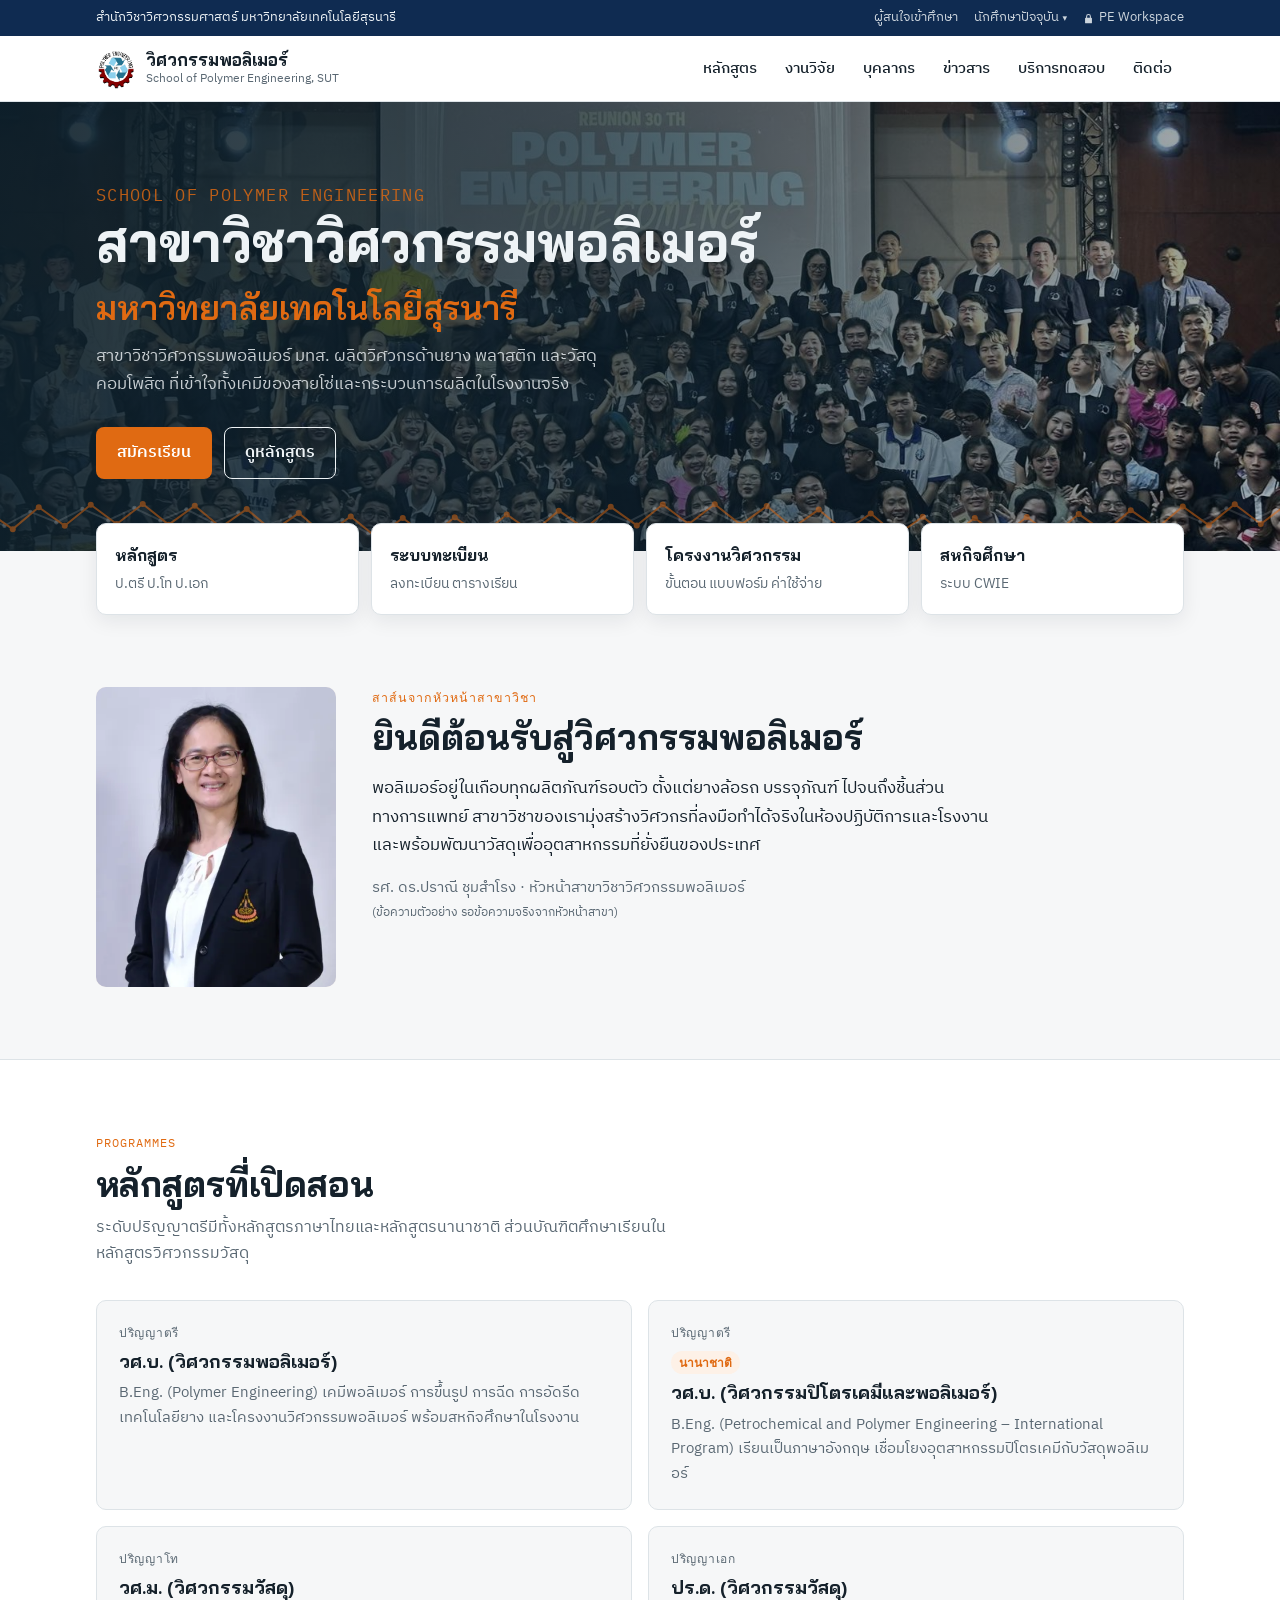
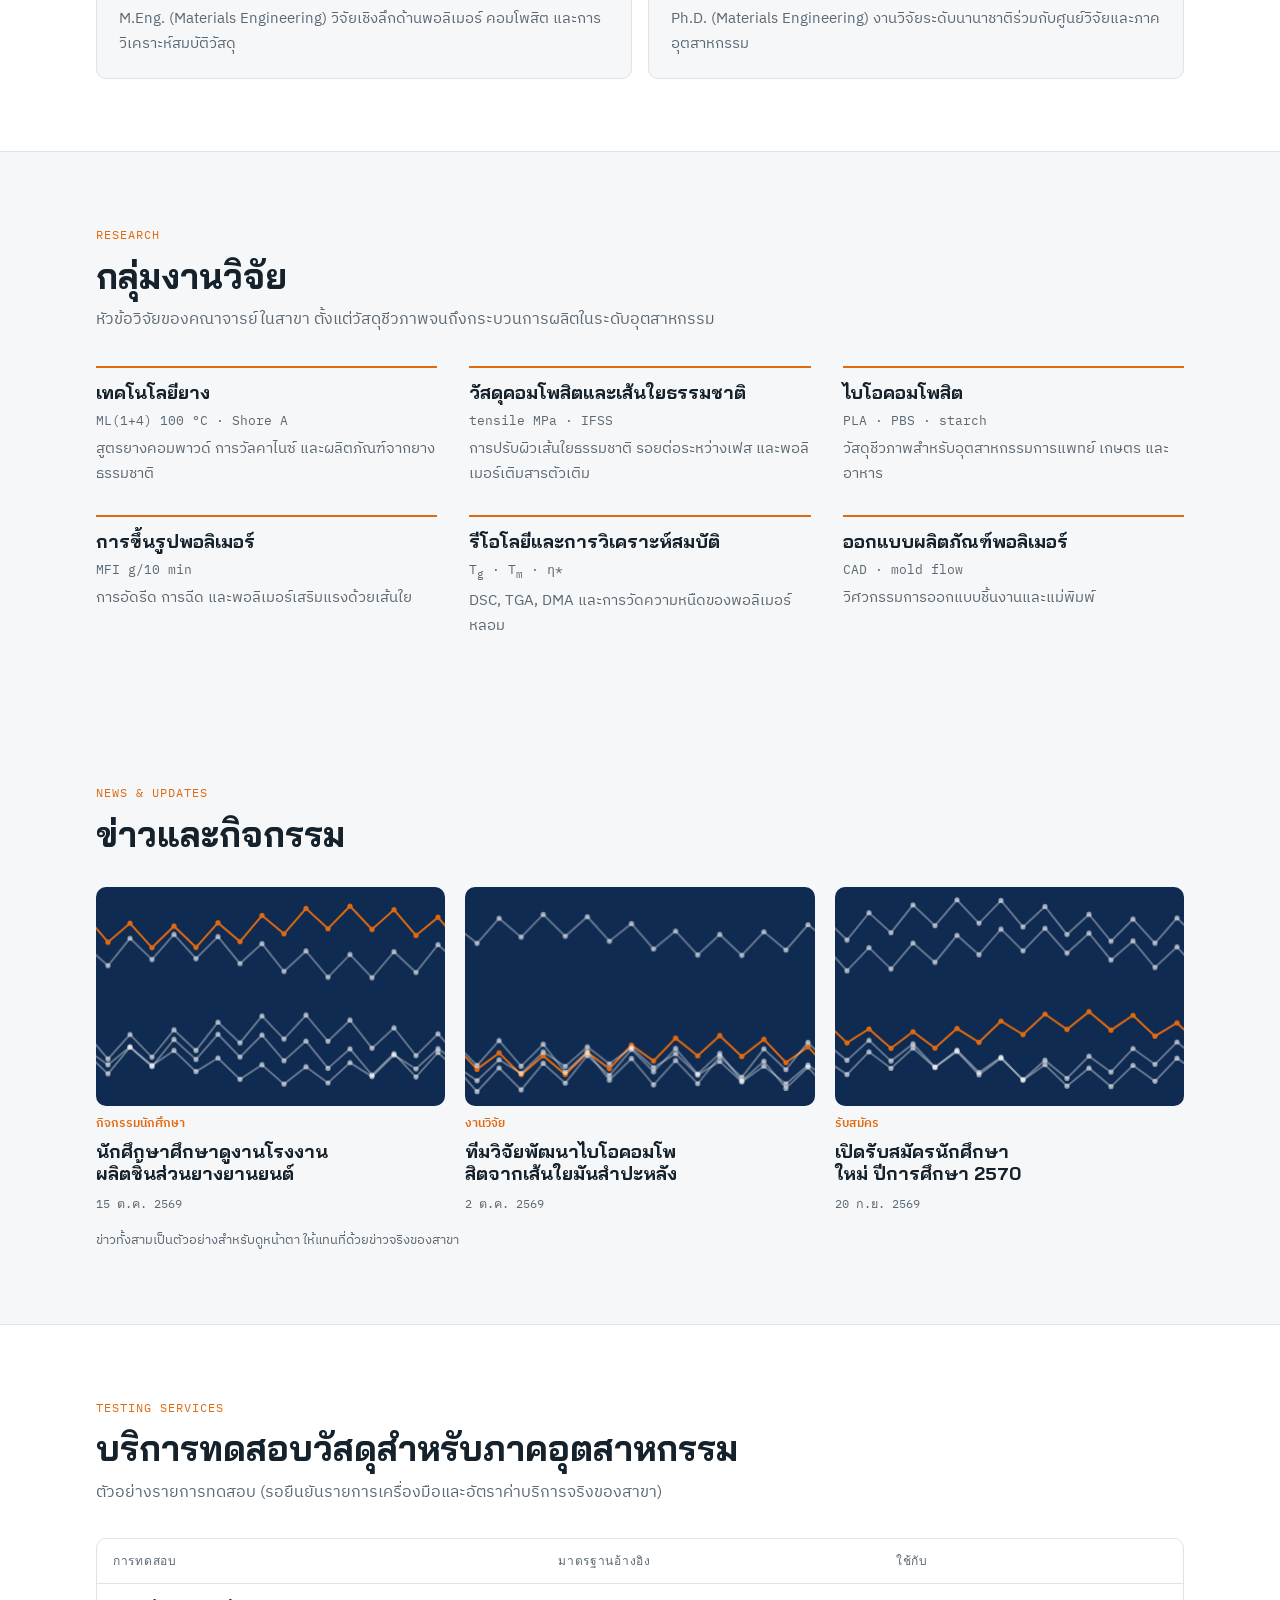
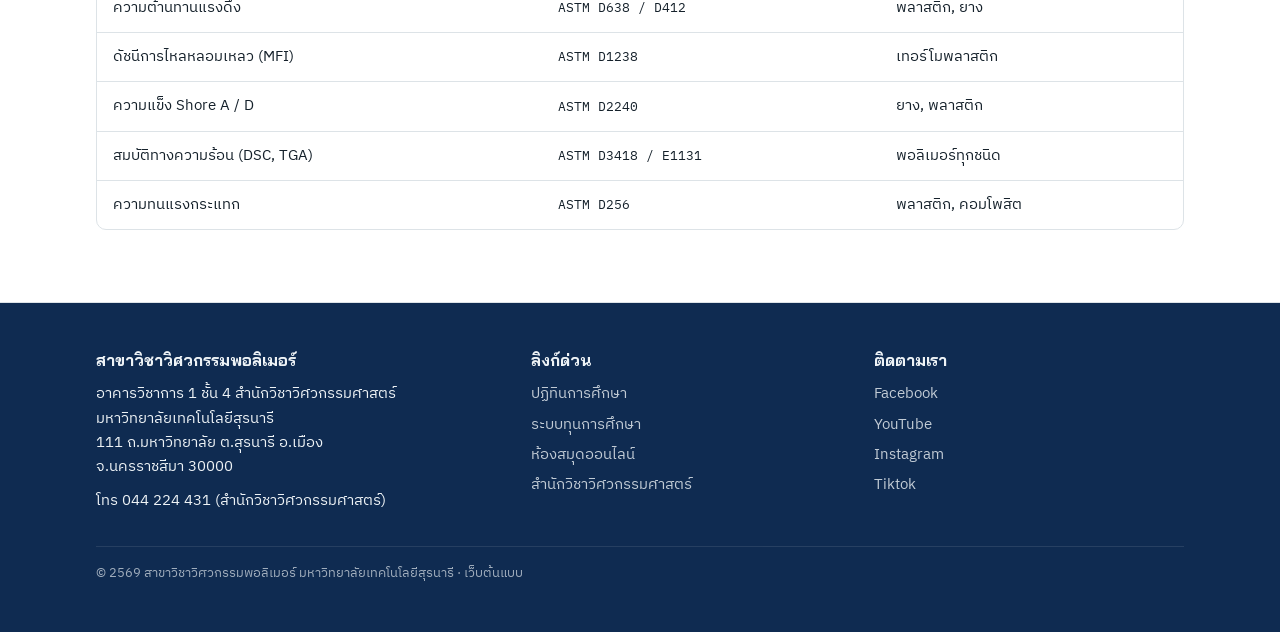
<file: index.html>
<!doctype html>
<html lang="th">
<head>
<meta charset="utf-8">
<meta name="viewport" content="width=device-width, initial-scale=1, viewport-fit=cover">
<title>Polymer Engineering SUT</title>
<meta name="claude:viewport-fit-sides" content="cover">
<link rel="stylesheet" href="https://fonts.googleapis.com/css2?family=Bai+Jamjuree:wght@500;600;700&family=IBM+Plex+Sans+Thai:wght@400;500;600&family=IBM+Plex+Mono:wght@400;500&display=swap">
<link rel="stylesheet" href="style.css">

<style>body{margin:0}:root{padding-block:env(safe-area-inset-top,0px) env(safe-area-inset-bottom,0px)}</style>
</head>
<body>

<div class="strip"><div class="wrap">
  <span>สำนักวิชาวิศวกรรมศาสตร์ มหาวิทยาลัยเทคโนโลยีสุรนารี</span>
  <nav aria-label="ลิงก์สำหรับกลุ่มผู้ใช้">
    <a href="programs.html">ผู้สนใจเข้าศึกษา</a>
    <div class="dd"><a href="students.html">นักศึกษาปัจจุบัน<span class="caret" aria-hidden="true">▾</span></a>
      <div class="dd-menu">
        <a href="students.html#studyplan">แผนการศึกษา</a>
        <a href="project.html">โครงงานวิศวกรรม</a>
        <a href="capstone.html">ยื่นขอสอบโครงงาน</a>
        <a href="forms.html">แบบฟอร์มคำร้อง</a>
        <a href="graduation.html">ตรวจสอบการจบการศึกษา</a>
        <a href="advisors.html">อาจารย์ที่ปรึกษาประจำรุ่น</a>
      </div>
    </div>
    <a class="ws" href="workspace.html"><svg class="lock" viewBox="0 0 16 16" width="11" height="11" aria-hidden="true"><path d="M4.5 7V5a3.5 3.5 0 0 1 7 0v2h.5a1 1 0 0 1 1 1v6a1 1 0 0 1-1 1H4a1 1 0 0 1-1-1V8a1 1 0 0 1 1-1zm1.5 0h4V5a2 2 0 0 0-4 0z" fill="currentColor"/></svg>PE Workspace</a>
  </nav>
</div></div>

<header class="nav"><div class="wrap">
  <a class="brand" href="#top" aria-label="หน้าแรก">
  <img src="images/logo.jpg" alt="" width="40" height="40" style="object-fit:contain">
    <span><b>วิศวกรรมพอลิเมอร์</b><small>School of Polymer Engineering, SUT</small></span>
  </a>
  <button class="menu-btn" id="menuBtn" aria-expanded="false" aria-controls="menu">เมนู</button>
  <nav class="menu" id="menu" aria-label="เมนูหลัก">
    <a href="programs.html">หลักสูตร</a>
    <a href="#research">งานวิจัย</a>
    <a href="staff.html">บุคลากร</a>
    <a href="#news">ข่าวสาร</a>
    <a href="#services">บริการทดสอบ</a>
    <a href="#contact">ติดต่อ</a>
  </nav>
</div></header>

<main id="top">
<section class="hero" style="padding:0">
    <!-- ===== รูปสไลด์ในแบนเนอร์: เพิ่ม/ลบรูปได้ที่นี่ ===== -->
  <div class="slides" id="slides" aria-hidden="true">
    <img src="images/slide4.jpg" alt="" style="object-position:right 70%">
    <img src="images/slide2.jpg" alt="" style="object-position:center 65%">
    <img src="images/slide1.jpg" alt="" style="object-position:center 55%">
    <img src="images/slide3.jpg" alt="" style="object-position:center 70%">
  </div>
  <div class="wrap">
    <div>
      <p class="eyebrow" style="color:var(--accent)">School of Polymer Engineering</p>
      <h1><span class="w">สาขาวิชา</span><span class="w">วิศวกรรมพอลิเมอร์</span><small><span class="w">มหาวิทยาลัย</span><span class="w">เทคโนโลยีสุรนารี</span></small></h1>
      <p>สาขาวิชาวิศวกรรมพอลิเมอร์ มทส. ผลิตวิศวกรด้านยาง พลาสติก และวัสดุคอมโพสิต ที่เข้าใจทั้งเคมีของสายโซ่และกระบวนการผลิตในโรงงานจริง</p>
      <div class="cta">
        <a class="btn primary" href="http://sutgateway.sut.ac.th/admissions2021/">สมัครเรียน</a>
        <a class="btn ghost" href="#programmes">ดูหลักสูตร</a>
      </div>
    </div>
  </div>
  <canvas id="chain" aria-hidden="true"></canvas>
</section>

<div class="quick" id="links"><div class="wrap"><div class="grid">
  <a href="programs.html"><b>หลักสูตร</b><span>ป.ตรี ป.โท ป.เอก</span></a>
  <a href="https://reg4.sut.ac.th/"><b>ระบบทะเบียน</b><span>ลงทะเบียน ตารางเรียน</span></a>
  <a href="project.html"><b>โครงงานวิศวกรรม</b><span>ขั้นตอน แบบฟอร์ม ค่าใช้จ่าย</span></a>
  <a href="https://cwie.sut.ac.th"><b>สหกิจศึกษา</b><span>ระบบ CWIE</span></a>
</div></div></div>

<section><div class="wrap msg">
  <img class="portrait" src="images/pranee.jpg" alt="รศ. ดร.ปราณี ชุมสำโรง" style="width:100%;object-fit:cover;object-position:center 20%">
  <div>
    <p class="eyebrow">สาส์นจากหัวหน้าสาขาวิชา</p>
    <h2 style="margin-top:8px">ยินดีต้อนรับสู่วิศวกรรมพอลิเมอร์</h2>
    <blockquote>พอลิเมอร์อยู่ในเกือบทุกผลิตภัณฑ์รอบตัว ตั้งแต่ยางล้อรถ บรรจุภัณฑ์ ไปจนถึงชิ้นส่วนทางการแพทย์ สาขาวิชาของเรามุ่งสร้างวิศวกรที่ลงมือทำได้จริงในห้องปฏิบัติการและโรงงาน และพร้อมพัฒนาวัสดุเพื่ออุตสาหกรรมที่ยั่งยืนของประเทศ</blockquote>
    <p class="sig">รศ. ดร.ปราณี ชุมสำโรง · หัวหน้าสาขาวิชาวิศวกรรมพอลิเมอร์<br><small>(ข้อความตัวอย่าง รอข้อความจริงจากหัวหน้าสาขา)</small></p>
  </div>
</div></section>

<section class="band" id="programmes"><div class="wrap">
  <div class="sec-head">
    <p class="eyebrow">Programmes</p>
    <h2>หลักสูตรที่เปิดสอน</h2>
    <p class="lede">ระดับปริญญาตรีมีทั้งหลักสูตรภาษาไทยและหลักสูตรนานาชาติ ส่วนบัณฑิตศึกษาเรียนในหลักสูตรวิศวกรรมวัสดุ</p>
  </div>
  <div class="progs">
    <article class="prog">
      <span class="lvl">ปริญญาตรี</span>
      <h3>วศ.บ. (วิศวกรรมพอลิเมอร์)</h3>
      <p>B.Eng. (Polymer Engineering) เคมีพอลิเมอร์ การขึ้นรูป การฉีด การอัดรีด เทคโนโลยียาง และโครงงานวิศวกรรมพอลิเมอร์ พร้อมสหกิจศึกษาในโรงงาน</p>
    </article>
    <article class="prog">
      <span class="lvl">ปริญญาตรี</span>
      <span class="tag">นานาชาติ</span>
      <h3>วศ.บ. (วิศวกรรมปิโตรเคมีและพอลิเมอร์)</h3>
      <p>B.Eng. (Petrochemical and Polymer Engineering – International Program) เรียนเป็นภาษาอังกฤษ เชื่อมโยงอุตสาหกรรมปิโตรเคมีกับวัสดุพอลิเมอร์</p>
    </article>
    <article class="prog">
      <span class="lvl">ปริญญาโท</span>
      <h3>วศ.ม. (วิศวกรรมวัสดุ)</h3>
      <p>M.Eng. (Materials Engineering) วิจัยเชิงลึกด้านพอลิเมอร์ คอมโพสิต และการวิเคราะห์สมบัติวัสดุ</p>
    </article>
    <article class="prog">
      <span class="lvl">ปริญญาเอก</span>
      <h3>ปร.ด. (วิศวกรรมวัสดุ)</h3>
      <p>Ph.D. (Materials Engineering) งานวิจัยระดับนานาชาติร่วมกับศูนย์วิจัยและภาคอุตสาหกรรม</p>
    </article>
  </div>
</div></section>

<section id="research"><div class="wrap">
  <div class="sec-head">
    <p class="eyebrow">Research</p>
    <h2>กลุ่มงานวิจัย</h2>
    <p class="lede">หัวข้อวิจัยของคณาจารย์ในสาขา ตั้งแต่วัสดุชีวภาพจนถึงกระบวนการผลิตในระดับอุตสาหกรรม</p>
  </div>
  <div class="areas">
    <div class="area"><h3>เทคโนโลยียาง</h3><span class="unit">ML(1+4) 100 °C · Shore A</span><p>สูตรยางคอมพาวด์ การวัลคาไนซ์ และผลิตภัณฑ์จากยางธรรมชาติ</p></div>
    <div class="area"><h3>วัสดุคอมโพสิตและเส้นใยธรรมชาติ</h3><span class="unit">tensile MPa · IFSS</span><p>การปรับผิวเส้นใยธรรมชาติ รอยต่อระหว่างเฟส และพอลิเมอร์เติมสารตัวเติม</p></div>
    <div class="area"><h3>ไบโอคอมโพสิต</h3><span class="unit">PLA · PBS · starch</span><p>วัสดุชีวภาพสำหรับอุตสาหกรรมการแพทย์ เกษตร และอาหาร</p></div>
    <div class="area"><h3>การขึ้นรูปพอลิเมอร์</h3><span class="unit">MFI g/10 min</span><p>การอัดรีด การฉีด และพอลิเมอร์เสริมแรงด้วยเส้นใย</p></div>
    <div class="area"><h3>รีโอโลยีและการวิเคราะห์สมบัติ</h3><span class="unit">T<sub>g</sub> · T<sub>m</sub> · η*</span><p>DSC, TGA, DMA และการวัดความหนืดของพอลิเมอร์หลอม</p></div>
    <div class="area"><h3>ออกแบบผลิตภัณฑ์พอลิเมอร์</h3><span class="unit">CAD · mold flow</span><p>วิศวกรรมการออกแบบชิ้นงานและแม่พิมพ์</p></div>
  </div>
</div></section>

<section id="news"><div class="wrap">
  <div class="sec-head">
    <p class="eyebrow">News &amp; Updates</p>
    <h2>ข่าวและกิจกรรม</h2>
  </div>
  <div class="news">
    <article><div class="thumb"><canvas data-seed="1"></canvas></div><span class="cat">กิจกรรมนักศึกษา</span><h3>นักศึกษาศึกษาดูงานโรงงานผลิตชิ้นส่วนยางยานยนต์</h3><time>15 ต.ค. 2569</time></article>
    <article><div class="thumb"><canvas data-seed="2"></canvas></div><span class="cat">งานวิจัย</span><h3>ทีมวิจัยพัฒนาไบโอคอมโพสิตจากเส้นใยมันสำปะหลัง</h3><time>2 ต.ค. 2569</time></article>
    <article><div class="thumb"><canvas data-seed="3"></canvas></div><span class="cat">รับสมัคร</span><h3>เปิดรับสมัครนักศึกษาใหม่ ปีการศึกษา 2570</h3><time>20 ก.ย. 2569</time></article>
  </div>
  <p class="sample">ข่าวทั้งสามเป็นตัวอย่างสำหรับดูหน้าตา ให้แทนที่ด้วยข่าวจริงของสาขา</p>
</div></section>

<section class="band" id="services"><div class="wrap">
  <div class="sec-head">
    <p class="eyebrow">Testing Services</p>
    <h2>บริการทดสอบวัสดุสำหรับภาคอุตสาหกรรม</h2>
    <p class="lede">ตัวอย่างรายการทดสอบ (รอยืนยันรายการเครื่องมือและอัตราค่าบริการจริงของสาขา)</p>
  </div>
  <div class="tbl"><table>
    <thead><tr><th>การทดสอบ</th><th>มาตรฐานอ้างอิง</th><th>ใช้กับ</th></tr></thead>
    <tbody>
      <tr><td>ความต้านทานแรงดึง</td><td class="std">ASTM D638 / D412</td><td>พลาสติก, ยาง</td></tr>
      <tr><td>ดัชนีการไหลหลอมเหลว (MFI)</td><td class="std">ASTM D1238</td><td>เทอร์โมพลาสติก</td></tr>
      <tr><td>ความแข็ง Shore A / D</td><td class="std">ASTM D2240</td><td>ยาง, พลาสติก</td></tr>
      <tr><td>สมบัติทางความร้อน (DSC, TGA)</td><td class="std">ASTM D3418 / E1131</td><td>พอลิเมอร์ทุกชนิด</td></tr>
      <tr><td>ความทนแรงกระแทก</td><td class="std">ASTM D256</td><td>พลาสติก, คอมโพสิต</td></tr>
    </tbody>
  </table></div>
</div></section>
</main>

<footer id="contact"><div class="wrap">
  <div>
    <h3>สาขาวิชาวิศวกรรมพอลิเมอร์</h3>
    <p>อาคารวิชาการ 1 ชั้น 4 สำนักวิชาวิศวกรรมศาสตร์<br>มหาวิทยาลัยเทคโนโลยีสุรนารี<br>111 ถ.มหาวิทยาลัย ต.สุรนารี อ.เมือง<br>จ.นครราชสีมา 30000</p>
    <p style="margin-top:10px">โทร <span class="sel">044 224 431</span> (สำนักวิชาวิศวกรรมศาสตร์)</p>
  </div>
  <div>
    <h3>ลิงก์ด่วน</h3>
    <ul>
      <li><a href="https://reg4.sut.ac.th/registrar/calendar.asp">ปฏิทินการศึกษา</a></li>
      <li><a href="https://scholarship2.sut.ac.th/scholarship/">ระบบทุนการศึกษา</a></li>
      <li><a href="https://search.sut.ac.th/login">ห้องสมุดออนไลน์</a></li>
      <li><a href="https://eng.sut.ac.th/engineering/">สำนักวิชาวิศวกรรมศาสตร์</a></li>
    </ul>
  </div>
  <div>
    <h3>ติดตามเรา</h3>
    <ul>
      <li><a href="https://www.facebook.com/polymerengineeringsut">Facebook</a></li>
      <li><a href="https://www.youtube.com/@EngineeringSUT">YouTube</a></li>
      <li><a href="https://www.instagram.com/_polymer.sut">Instagram</a></li>
      <li><a href="https://www.tiktok.com/@polymer_sut">Tiktok</a></li>
    </ul>
  </div>
  <p class="copy">© 2569 สาขาวิชาวิศวกรรมพอลิเมอร์ มหาวิทยาลัยเทคโนโลยีสุรนารี · เว็บต้นแบบ</p>
</div></footer>

<script>
const mb=document.getElementById('menuBtn'),menu=document.getElementById('menu');
mb.addEventListener('click',()=>{const o=menu.classList.toggle('open');mb.setAttribute('aria-expanded',o)});
menu.querySelectorAll('a').forEach(a=>a.addEventListener('click',()=>{menu.classList.remove('open');mb.setAttribute('aria-expanded',false)}));

function css(v){return getComputedStyle(document.documentElement).getPropertyValue(v).trim()}
function drawChain(cv,seed,dense){
  const r=cv.getBoundingClientRect(),d=window.devicePixelRatio||1;
  cv.width=r.width*d;cv.height=r.height*d;const c=cv.getContext('2d');c.scale(d,d);
  const w=r.width,h=r.height,acc=css('--accent');
  let s=seed*9301;const rnd=()=>((s=(s*9301+49297)%233280)/233280);
  const lines=dense?5:1;
  for(let L=0;L<lines;L++){
    const y0=dense?h*(0.15+0.7*rnd()):h*0.5,step=dense?22:26,amp=dense?8+rnd()*6:10;
    c.strokeStyle=L===0?acc:'rgba(255,255,255,.35)';c.lineWidth=2;c.beginPath();
    const pts=[];for(let x=-10,i=0;x<w+20;x+=step,i++){pts.push([x,y0+(i%2?amp:-amp)+(dense?Math.sin(i*.4+L)*10:0)])}
    pts.forEach((p,i)=>i?c.lineTo(...p):c.moveTo(...p));c.stroke();
    c.fillStyle=L===0?acc:'rgba(255,255,255,.55)';
    pts.forEach(p=>{c.beginPath();c.arc(p[0],p[1],dense?2.6:3,0,7);c.fill()});
  }
}
function drawAll(){drawChain(document.getElementById('chain'),7,false);document.querySelectorAll('.thumb canvas').forEach(cv=>drawChain(cv,+cv.dataset.seed,true))}
drawAll();addEventListener('resize',drawAll);
matchMedia('(prefers-color-scheme: dark)').addEventListener('change',drawAll);
</script>

<!-- ===== สไลด์รูปในแบนเนอร์ เปลี่ยนรูปทุก 5 วินาที ===== -->
<script>
(function(){
  const box=document.getElementById('slides'); if(!box) return;
  let imgs=[...box.querySelectorAll('img')];
  imgs.forEach(im=>im.addEventListener('error',()=>{im.remove();imgs=imgs.filter(x=>x!==im);if(!imgs.some(x=>x.classList.contains('on'))&&imgs[0])imgs[0].classList.add('on')}));
  if(!imgs.length) return;
  let i=0; imgs[0].classList.add('on');
  if(matchMedia('(prefers-reduced-motion: reduce)').matches) return;
  setInterval(()=>{
    if(document.hidden||imgs.length<2) return;
    imgs[i%imgs.length].classList.remove('on');
    i=(i+1)%imgs.length;
    imgs[i].classList.add('on');
  },5000);
})();
</script>
<!-- ===== สายโซ่พอลิเมอร์เคลื่อนไหวในแบนเนอร์ (ลบก้อนนี้ทิ้งได้ ถ้าอยากให้หยุดนิ่ง) ===== -->
<script>
(function(){
  const cv=document.getElementById('chain');
  if(!cv || matchMedia('(prefers-reduced-motion: reduce)').matches) return;
  const c=cv.getContext('2d');
  let w=0,h=0,running=true,color='';
  function size(){const r=cv.getBoundingClientRect(),d=devicePixelRatio||1;w=r.width;h=r.height;cv.width=w*d;cv.height=h*d;c.setTransform(d,0,0,d,0,0)}
  function readColor(){color=getComputedStyle(document.documentElement).getPropertyValue('--accent').trim()}
  size();readColor();
  addEventListener('resize',size);
  matchMedia('(prefers-color-scheme: dark)').addEventListener('change',readColor);
  new IntersectionObserver(e=>{running=e[0].isIntersecting;if(running)requestAnimationFrame(frame)}).observe(cv);
  const step=26;
  function chain(s,speed,amp,stroke,dot,r){
    const off=((s*speed)%(step*2)+step*2)%(step*2),pts=[];
    for(let x=-step*2+off,i=0;x<w+step*2;x+=step,i++){
      pts.push([x,h/2+(i%2?amp:-amp)+Math.sin(x/90-s*1.4)*7]);
    }
    c.strokeStyle=stroke;c.lineWidth=2;c.beginPath();
    pts.forEach((p,i)=>i?c.lineTo(p[0],p[1]):c.moveTo(p[0],p[1]));c.stroke();
    c.fillStyle=dot;pts.forEach(p=>{c.beginPath();c.arc(p[0],p[1],r,0,7);c.fill()});
  }
  function frame(t){
    if(!running) return;
    const s=t/1000;
    c.clearRect(0,0,w,h);
    chain(s,-10,6,'rgba(255,255,255,.25)','rgba(255,255,255,.4)',2.2);
    chain(s,18,10,color,color,3);
    requestAnimationFrame(frame);
  }
  requestAnimationFrame(frame);
})();
</script>
</body>
</html>
</file>
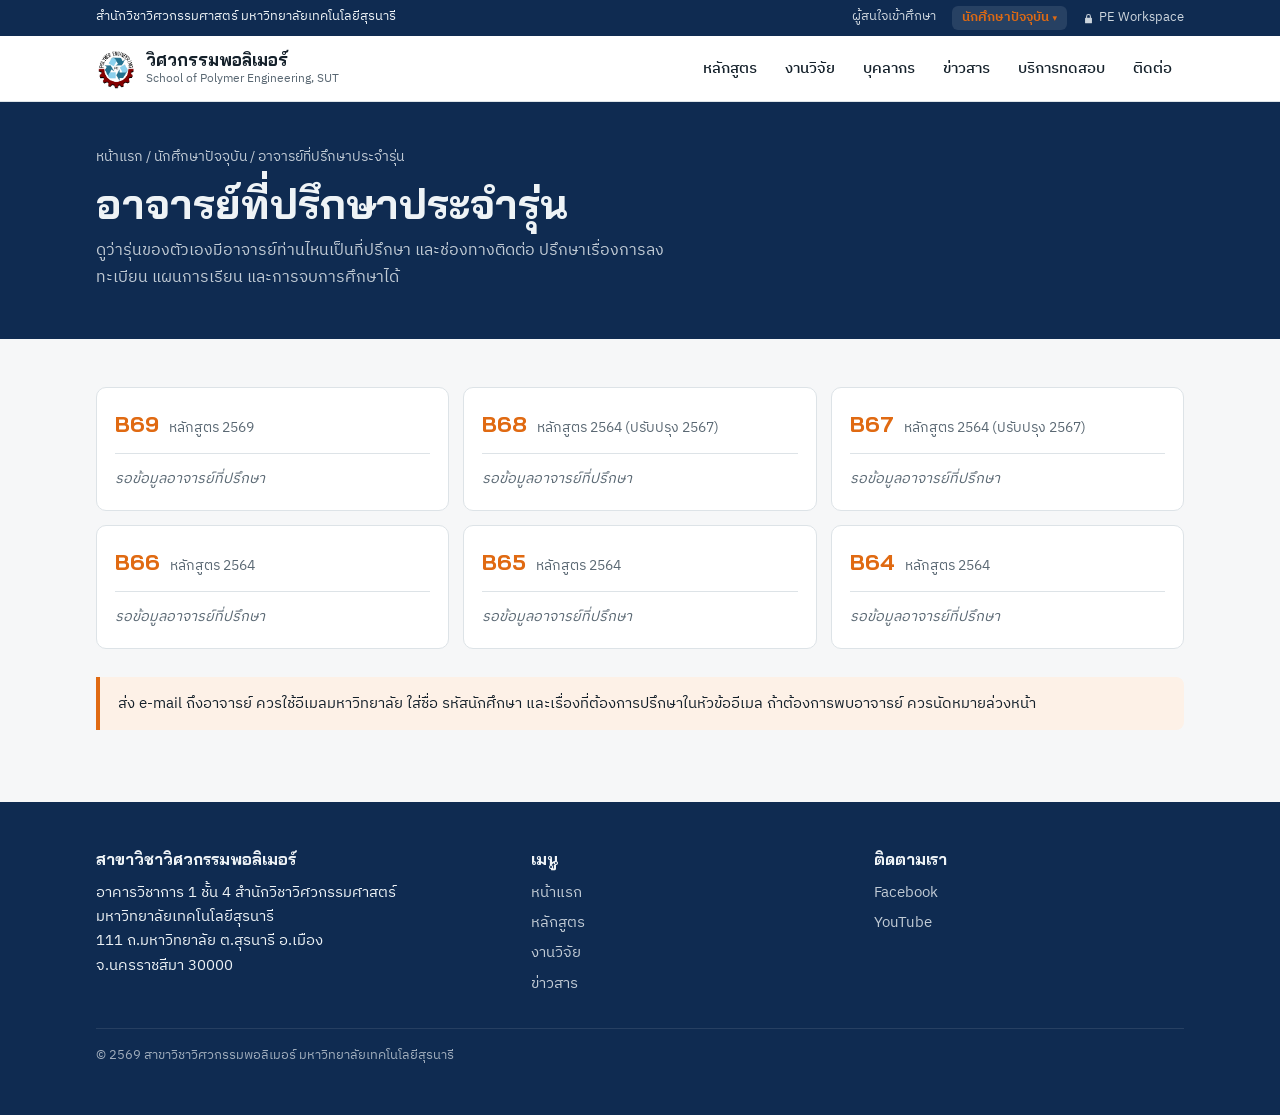
<file: advisors.html>
<!doctype html>
<html lang="th">
<head>
<meta charset="utf-8">
<meta name="viewport" content="width=device-width, initial-scale=1, viewport-fit=cover">
<title>อาจารย์ที่ปรึกษาประจำรุ่น | Polymer Engineering SUT</title>
<meta name="claude:viewport-fit-sides" content="cover">
<link rel="stylesheet" href="https://fonts.googleapis.com/css2?family=Bai+Jamjuree:wght@500;600;700&family=IBM+Plex+Sans+Thai:wght@400;500;600&family=IBM+Plex+Mono:wght@400;500&display=swap">
<link rel="stylesheet" href="style.css">
<style>body{margin:0}:root{padding-block:env(safe-area-inset-top,0px) env(safe-area-inset-bottom,0px)}</style>
</head>
<body>

<div class="strip"><div class="wrap">
  <span>สำนักวิชาวิศวกรรมศาสตร์ มหาวิทยาลัยเทคโนโลยีสุรนารี</span>
  <nav aria-label="ลิงก์สำหรับกลุ่มผู้ใช้">
    <a href="programs.html">ผู้สนใจเข้าศึกษา</a>
    <div class="dd"><a href="students.html" aria-current="page">นักศึกษาปัจจุบัน<span class="caret" aria-hidden="true">▾</span></a>
      <div class="dd-menu">
        <a href="students.html#studyplan">แผนการศึกษา</a>
        <a href="project.html">โครงงานวิศวกรรม</a>
        <a href="capstone.html">ยื่นขอสอบโครงงาน</a>
        <a href="forms.html">แบบฟอร์มคำร้อง</a>
        <a href="graduation.html">ตรวจสอบการจบการศึกษา</a>
        <a href="advisors.html">อาจารย์ที่ปรึกษาประจำรุ่น</a>
      </div>
    </div>
    <a class="ws" href="workspace.html"><svg class="lock" viewBox="0 0 16 16" width="11" height="11" aria-hidden="true"><path d="M4.5 7V5a3.5 3.5 0 0 1 7 0v2h.5a1 1 0 0 1 1 1v6a1 1 0 0 1-1 1H4a1 1 0 0 1-1-1V8a1 1 0 0 1 1-1zm1.5 0h4V5a2 2 0 0 0-4 0z" fill="currentColor"/></svg>PE Workspace</a>
  </nav>
</div></div>

<header class="nav"><div class="wrap">
  <a class="brand" href="index.html" aria-label="หน้าแรก">
  <img src="images/logo.jpg" alt="" width="40" height="40" style="object-fit:contain"> 
    <span><b>วิศวกรรมพอลิเมอร์</b><small>School of Polymer Engineering, SUT</small></span>
  </a>
  <button class="menu-btn" id="menuBtn" aria-expanded="false" aria-controls="menu">เมนู</button>
  <nav class="menu" id="menu" aria-label="เมนูหลัก">
    <a href="programs.html">หลักสูตร</a>
    <a href="index.html#research">งานวิจัย</a>
    <a href="staff.html" >บุคลากร</a>
    <a href="index.html#news">ข่าวสาร</a>
    <a href="index.html#services">บริการทดสอบ</a>
    <a href="index.html#contact">ติดต่อ</a>
  </nav>
</div></header>

<main>
<div class="page-head"><div class="wrap" style="padding-block:44px 48px">
  <p class="crumbs"><a href="index.html">หน้าแรก</a> / <a href="students.html">นักศึกษาปัจจุบัน</a> / อาจารย์ที่ปรึกษาประจำรุ่น</p>
  <h1>อาจารย์ที่ปรึกษาประจำรุ่น</h1>
  <p>ดูว่ารุ่นของตัวเองมีอาจารย์ท่านไหนเป็นที่ปรึกษา และช่องทางติดต่อ ปรึกษาเรื่องการลงทะเบียน แผนการเรียน และการจบการศึกษาได้</p>
</div></div>

<section style="padding-block:48px 72px"><div class="wrap">
  <div id="advBox" class="adv-grid"></div>
  <p class="note" style="margin-top:28px">ส่ง e-mail ถึงอาจารย์ ควรใช้อีเมลมหาวิทยาลัย ใส่ชื่อ รหัสนักศึกษา และเรื่องที่ต้องการปรึกษาในหัวข้ออีเมล ถ้าต้องการพบอาจารย์ ควรนัดหมายล่วงหน้า</p>
</div></section>
</main>
  
<footer id="contact"><div class="wrap">
  <div>
    <h3>สาขาวิชาวิศวกรรมพอลิเมอร์</h3>
    <p>อาคารวิชาการ 1 ชั้น 4 สำนักวิชาวิศวกรรมศาสตร์<br>มหาวิทยาลัยเทคโนโลยีสุรนารี<br>111 ถ.มหาวิทยาลัย ต.สุรนารี อ.เมือง<br>จ.นครราชสีมา 30000</p>
  </div>
  <div>
    <h3>เมนู</h3>
    <ul>
      <li><a href="index.html">หน้าแรก</a></li>
      <li><a href="programs.html">หลักสูตร</a></li>
      <li><a href="index.html#research">งานวิจัย</a></li>
      <li><a href="index.html#news">ข่าวสาร</a></li>
    </ul>
  </div>
  <div>
    <h3>ติดตามเรา</h3>
    <ul>
      <li><a href="https://www.facebook.com/EngineeringSUT">Facebook</a></li>
      <li><a href="https://www.youtube.com/@EngineeringSUT">YouTube</a></li>
    </ul>
  </div>
  <p class="copy">© 2569 สาขาวิชาวิศวกรรมพอลิเมอร์ มหาวิทยาลัยเทคโนโลยีสุรนารี</p>
</div></footer>

<script>
const mb=document.getElementById('menuBtn'),menu=document.getElementById('menu');
mb.addEventListener('click',()=>{const o=menu.classList.toggle('open');mb.setAttribute('aria-expanded',o)});
</script>
<script>
/* ===== อาจารย์ที่ปรึกษาแต่ละรุ่น: แก้ไขได้ที่นี่ =====
   ใส่ชื่อย่อของอาจารย์ (จากรายชื่อ TEACHERS ด้านล่าง) ใน advisors เช่น advisors:["tatiya","utai"]
   ถ้ายังไม่ทราบ ใส่ advisors:[] ไว้ก่อน จะขึ้นว่า "รอข้อมูล"
   ขึ้นปีการศึกษาใหม่: เพิ่มรุ่นใหม่ไว้บนสุด และลบรุ่นที่จบแล้วออก                                  */
const COHORTS = [
  { cohort:"B69", note:"หลักสูตร 2569",                advisors:[] },
  { cohort:"B68", note:"หลักสูตร 2564 (ปรับปรุง 2567)", advisors:[] },
  { cohort:"B67", note:"หลักสูตร 2564 (ปรับปรุง 2567)", advisors:[] },
  { cohort:"B66", note:"หลักสูตร 2564",                advisors:[] },
  { cohort:"B65", note:"หลักสูตร 2564",                advisors:[] },
  { cohort:"B64", note:"หลักสูตร 2564",                advisors:[] }
];
/* รายชื่ออาจารย์และช่องทางติดต่อ (ชื่อย่อ: ข้อมูล) ถ้าอาจารย์เปลี่ยนอีเมลหรือเบอร์ แก้ที่นี่ที่เดียว */
const TEACHERS = {
  pranee:   {img:"images/pranee.jpg",   th:"รศ. ดร.ปราณี ชุมสำโรง",        mail:"pthongnoi@sut.ac.th", tel:""},
  chaiwat:  {img:"images/chaiwat.jpg",  th:"รศ. ดร.ไชยวัฒน์ รักสกุลพิวัฒน์", mail:"charuk@sut.ac.th",    tel:""},
  wimonlak: {img:"images/wimonlak.jpg", th:"รศ. ดร.วิมลลักษณ์ สุตะพันธ์",    mail:"wimonlak@sut.ac.th",  tel:"044 224 435"},
  nitinat:  {img:"images/nitinat.jpg",  th:"รศ. ดร.นิธินาถ ศุภกาญจน์",      mail:"nitinat@g.sut.ac.th", tel:"044 224 431"},
  yupaporn: {img:"images/yupaporn.jpg", th:"รศ. ดร.ยุพาพร รักสกุลพิวัฒน์",   mail:"yupa@sut.ac.th",      tel:"044 224 433"},
  kasama:   {img:"images/kasama.jpg",   th:"รศ. ดร.กษมา จารุกำจร",          mail:"kasama@sut.ac.th",    tel:"044 224 437"},
  tatiya:   {img:"images/tatiya.jpg",   th:"รศ. ดร.ตติยา ตรงสถิตกุล",        mail:"tatiya@sut.ac.th",    tel:""},
  chantima: {img:"images/chantima.jpg", th:"ผศ. ดร.จันทิมา ดีประเสริฐกุล",   mail:"chantima@sut.ac.th",  tel:"044 224 434"},
  utai:     {img:"images/utai.jpg",     th:"ผศ. ดร.อุทัย มีคำ",            mail:"umsut@g.sut.ac.th",   tel:"044 224 431"},
  laksamon: {img:"images/laksamon.jpg", th:"ดร.ลักษมณ รักษ์ศักดิ์ศรี",        mail:"laksamon@sut.ac.th",  tel:""},
  anucha:   {img:"images/anucha.jpg",   th:"อาจารย์ อนุชา สีจันทึก",         mail:"anucha.se@sut.ac.th", tel:""}
};
/* ===== จบข้อมูล ===== */
(function(){
  const esc=s=>String(s).replace(/[&<>"]/g,c=>({"&":"&amp;","<":"&lt;",">":"&gt;",'"':"&quot;"}[c]));
  document.getElementById('advBox').innerHTML=COHORTS.map(c=>{
    const list=c.advisors.map(k=>TEACHERS[k]).filter(Boolean);
    return `<article class="adv-card"><header><b>${esc(c.cohort)}</b><span>${esc(c.note)}</span></header>${list.length?list.map(t=>`
      <div class="adv-person"><img src="${esc(t.img)}" alt="" width="48" height="48" loading="lazy"><div><b>${esc(t.th)}</b>
      <a href="mailto:${esc(t.mail)}">${esc(t.mail)}</a>${t.tel?`<span>โทร ${esc(t.tel)}</span>`:''}</div></div>`).join('')
      :`<p class="adv-empty">รอข้อมูลอาจารย์ที่ปรึกษา</p>`}</article>`;
  }).join('');
})();
</script>
</body>
</html>
</file>
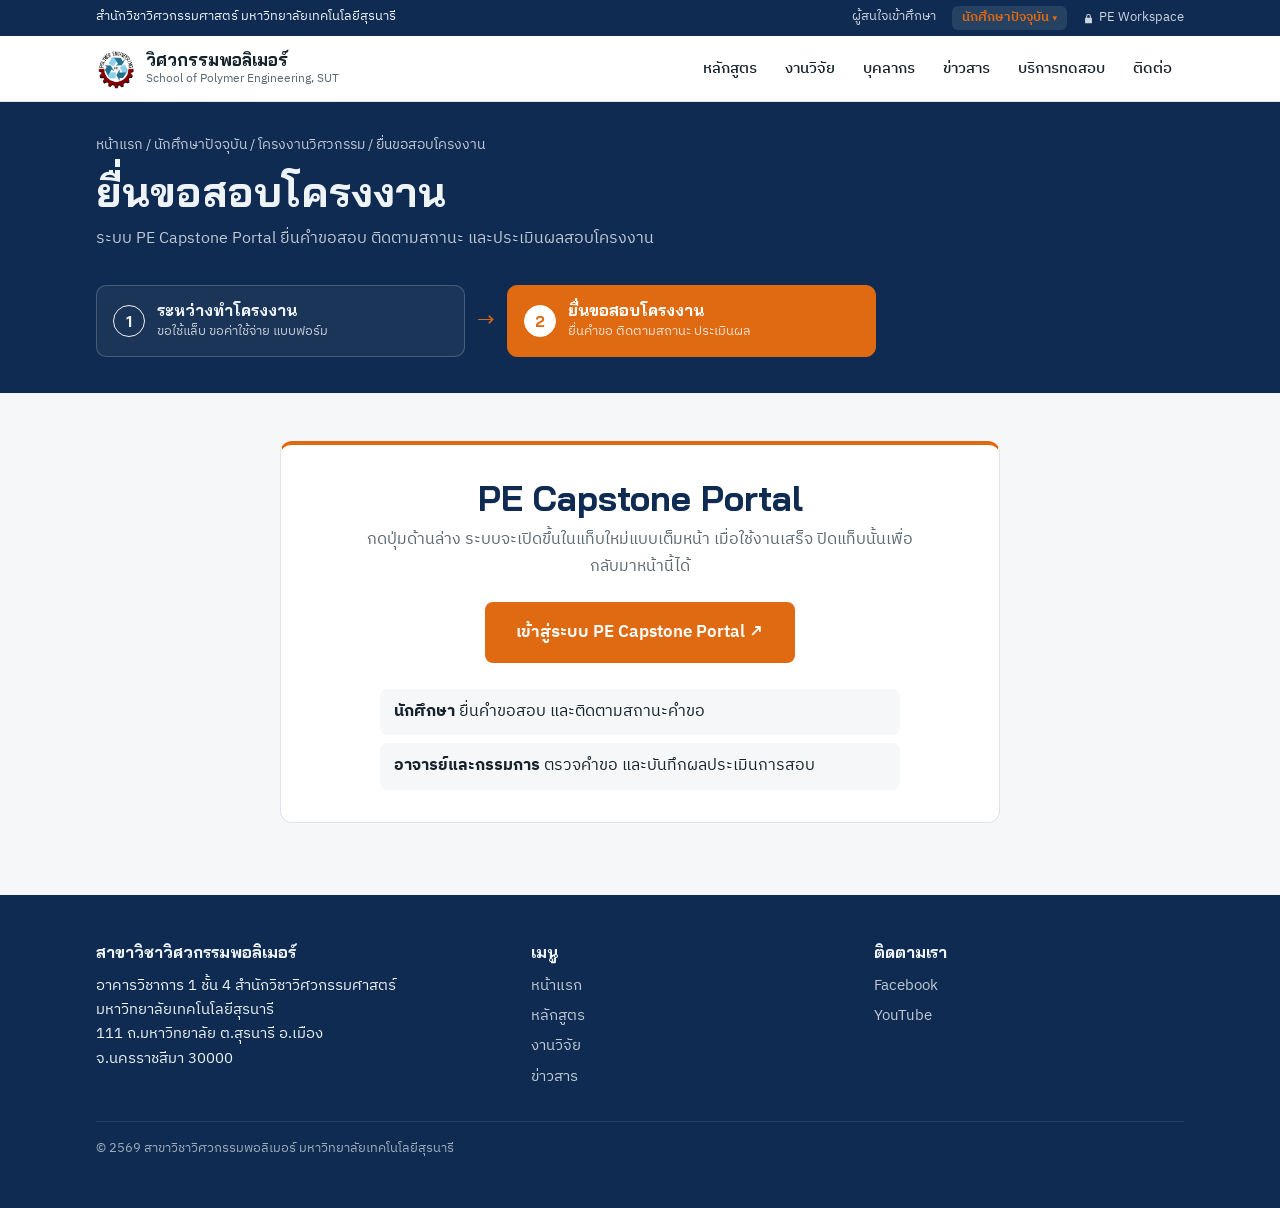
<file: capstone.html>
<!doctype html>
<html lang="th">
<head>
<meta charset="utf-8">
<meta name="viewport" content="width=device-width, initial-scale=1, viewport-fit=cover">
<title>ยื่นขอสอบโครงงาน | Polymer Engineering SUT</title>
<meta name="claude:viewport-fit-sides" content="cover">
<link rel="stylesheet" href="https://fonts.googleapis.com/css2?family=Bai+Jamjuree:wght@500;600;700&family=IBM+Plex+Sans+Thai:wght@400;500;600&family=IBM+Plex+Mono:wght@400;500&display=swap">
<link rel="stylesheet" href="style.css">
<style>body{margin:0}:root{padding-block:env(safe-area-inset-top,0px) env(safe-area-inset-bottom,0px)}</style>
</head>
<body>

<div class="strip"><div class="wrap">
  <span>สำนักวิชาวิศวกรรมศาสตร์ มหาวิทยาลัยเทคโนโลยีสุรนารี</span>
  <nav aria-label="ลิงก์สำหรับกลุ่มผู้ใช้">
    <a href="programs.html">ผู้สนใจเข้าศึกษา</a>
    <div class="dd"><a href="students.html" aria-current="page">นักศึกษาปัจจุบัน<span class="caret" aria-hidden="true">▾</span></a>
      <div class="dd-menu">
        <a href="students.html#studyplan">แผนการศึกษา</a>
        <a href="project.html">โครงงานวิศวกรรม</a>
        <a href="capstone.html">ยื่นขอสอบโครงงาน</a>
        <a href="forms.html">แบบฟอร์มคำร้อง</a>
        <a href="graduation.html">ตรวจสอบการจบการศึกษา</a>
        <a href="advisors.html">อาจารย์ที่ปรึกษาประจำรุ่น</a>
      </div>
    </div>
    <a class="ws" href="workspace.html"><svg class="lock" viewBox="0 0 16 16" width="11" height="11" aria-hidden="true"><path d="M4.5 7V5a3.5 3.5 0 0 1 7 0v2h.5a1 1 0 0 1 1 1v6a1 1 0 0 1-1 1H4a1 1 0 0 1-1-1V8a1 1 0 0 1 1-1zm1.5 0h4V5a2 2 0 0 0-4 0z" fill="currentColor"/></svg>PE Workspace</a>
  </nav>
</div></div>

<header class="nav"><div class="wrap">
  <a class="brand" href="index.html" aria-label="หน้าแรก">
  <img src="images/logo.jpg" alt="" width="40" height="40" style="object-fit:contain"> 
    <span><b>วิศวกรรมพอลิเมอร์</b><small>School of Polymer Engineering, SUT</small></span>
  </a>
  <button class="menu-btn" id="menuBtn" aria-expanded="false" aria-controls="menu">เมนู</button>
  <nav class="menu" id="menu" aria-label="เมนูหลัก">
    <a href="programs.html">หลักสูตร</a>
    <a href="index.html#research">งานวิจัย</a>
    <a href="staff.html" >บุคลากร</a>
    <a href="index.html#news">ข่าวสาร</a>
    <a href="index.html#services">บริการทดสอบ</a>
    <a href="index.html#contact">ติดต่อ</a>
  </nav>
</div></header>

<main>
<div class="page-head"><div class="wrap" style="padding-block:32px 36px">
  <p class="crumbs"><a href="index.html">หน้าแรก</a> / <a href="students.html">นักศึกษาปัจจุบัน</a> / <a href="project.html">โครงงานวิศวกรรม</a> / ยื่นขอสอบโครงงาน</p>
  <h1>ยื่นขอสอบโครงงาน</h1>
  <p>ระบบ PE Capstone Portal ยื่นคำขอสอบ ติดตามสถานะ และประเมินผลสอบโครงงาน</p>
  <!-- ===== แถบขั้นตอนโครงงาน ===== -->
  <nav class="stepper" aria-label="ขั้นตอนโครงงาน">
    <a class="step-card" href="project.html"><span class="n">1</span><span><b>ระหว่างทำโครงงาน</b><small>ขอใช้แล็บ ขอค่าใช้จ่าย แบบฟอร์ม</small></span></a>
    <span class="arrow" aria-hidden="true">→</span>
    <a class="step-card" href="capstone.html" aria-current="step"><span class="n">2</span><span><b>ยื่นขอสอบโครงงาน</b><small>ยื่นคำขอ ติดตามสถานะ ประเมินผล</small></span></a>
  </nav>
</div></div>

<!-- ===== ปุ่มเข้าระบบ PE Capstone Portal (เปิดเป็นแท็บใหม่ เต็มหน้า) ===== -->
<section class="cap-launch"><div class="wrap">
  <div class="cap-card">
    <h2>PE Capstone Portal</h2>
    <p>กดปุ่มด้านล่าง ระบบจะเปิดขึ้นในแท็บใหม่แบบเต็มหน้า เมื่อใช้งานเสร็จ ปิดแท็บนั้นเพื่อกลับมาหน้านี้ได้</p>
    <a class="btn primary cap-btn" href="https://script.google.com/macros/s/AKfycbzdhA7ynuhcWVTHRN99g-9eAeKcKo7iVfY4jzx4txKWMzQ4RDmGV2OPSmr120cJtrgMoQ/exec" target="_blank" rel="noopener">เข้าสู่ระบบ PE Capstone Portal <span aria-hidden="true">↗</span></a>
    <ul class="cap-list">
      <li><b>นักศึกษา</b> ยื่นคำขอสอบ และติดตามสถานะคำขอ</li>
      <li><b>อาจารย์และกรรมการ</b> ตรวจคำขอ และบันทึกผลประเมินการสอบ</li>
    </ul>
  </div>
</div></section>
<style>
  .cap-launch{padding-block:48px 72px}
  .cap-card{max-width:720px;margin-inline:auto;background:var(--surface);border:1px solid var(--line);border-top:4px solid var(--accent);border-radius:12px;padding:32px 28px;text-align:center}
  .cap-card h2{margin:0 0 8px;font-family:'Bai Jamjuree',sans-serif;color:var(--deep)}
  .cap-card>p{margin:0 auto 22px;max-width:560px;color:var(--muted)}
  .cap-btn{font-size:1.08rem;padding:15px 30px}
  .cap-btn:hover{filter:brightness(1.07)}
  .cap-list{list-style:none;padding:0;margin:26px 0 0;display:grid;gap:8px;text-align:left;max-width:520px;margin-inline:auto}
  .cap-list li{padding:10px 14px;background:var(--bg);border-radius:8px}
  .cap-note{margin:20px auto 0 !important;font-size:.9rem;max-width:560px}
  @media (max-width:560px){.cap-card{padding:24px 18px}.cap-btn{display:block}}
</style>
</main>
  
<footer id="contact"><div class="wrap">
  <div>
    <h3>สาขาวิชาวิศวกรรมพอลิเมอร์</h3>
    <p>อาคารวิชาการ 1 ชั้น 4 สำนักวิชาวิศวกรรมศาสตร์<br>มหาวิทยาลัยเทคโนโลยีสุรนารี<br>111 ถ.มหาวิทยาลัย ต.สุรนารี อ.เมือง<br>จ.นครราชสีมา 30000</p>
  </div>
  <div>
    <h3>เมนู</h3>
    <ul>
      <li><a href="index.html">หน้าแรก</a></li>
      <li><a href="programs.html">หลักสูตร</a></li>
      <li><a href="index.html#research">งานวิจัย</a></li>
      <li><a href="index.html#news">ข่าวสาร</a></li>
    </ul>
  </div>
  <div>
    <h3>ติดตามเรา</h3>
    <ul>
      <li><a href="https://www.facebook.com/EngineeringSUT">Facebook</a></li>
      <li><a href="https://www.youtube.com/@EngineeringSUT">YouTube</a></li>
    </ul>
  </div>
  <p class="copy">© 2569 สาขาวิชาวิศวกรรมพอลิเมอร์ มหาวิทยาลัยเทคโนโลยีสุรนารี</p>
</div></footer>

<script>
const mb=document.getElementById('menuBtn'),menu=document.getElementById('menu');
mb.addEventListener('click',()=>{const o=menu.classList.toggle('open');mb.setAttribute('aria-expanded',o)});
</script>
</body>
</html>
</file>
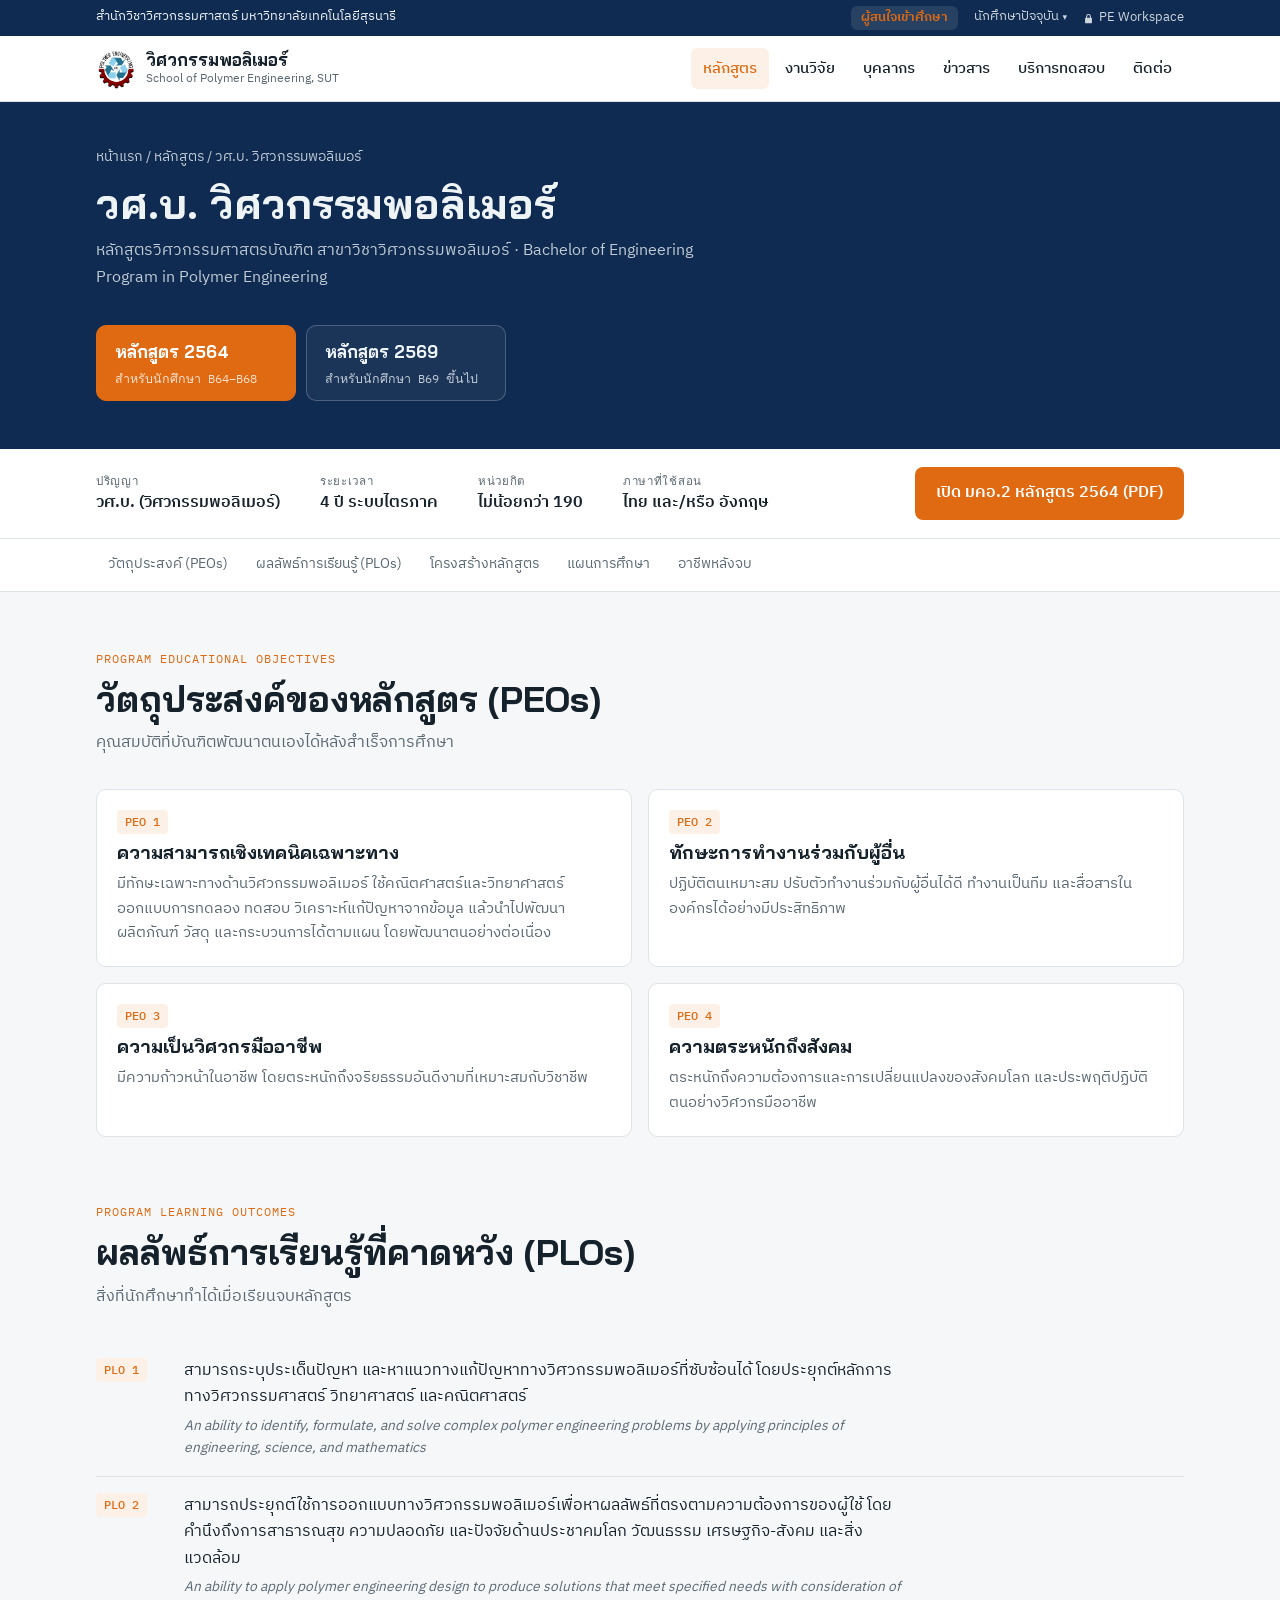
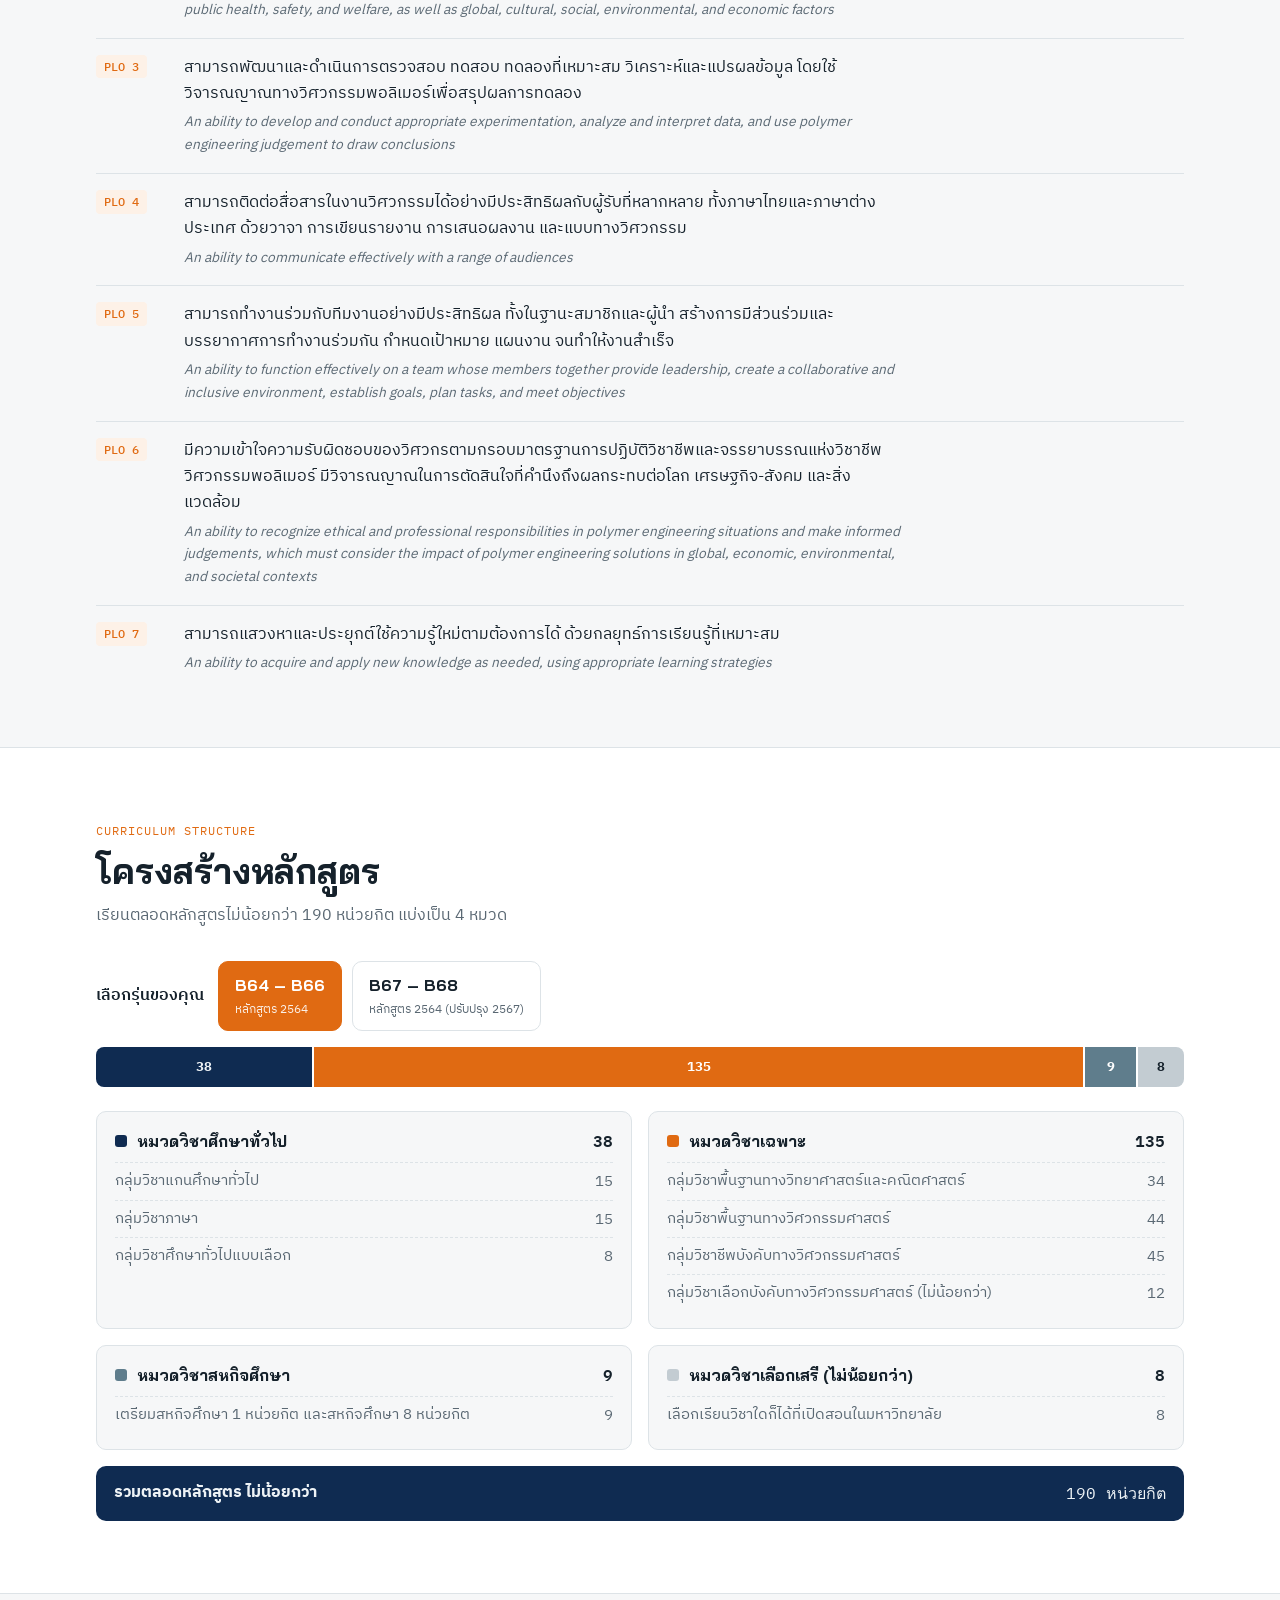
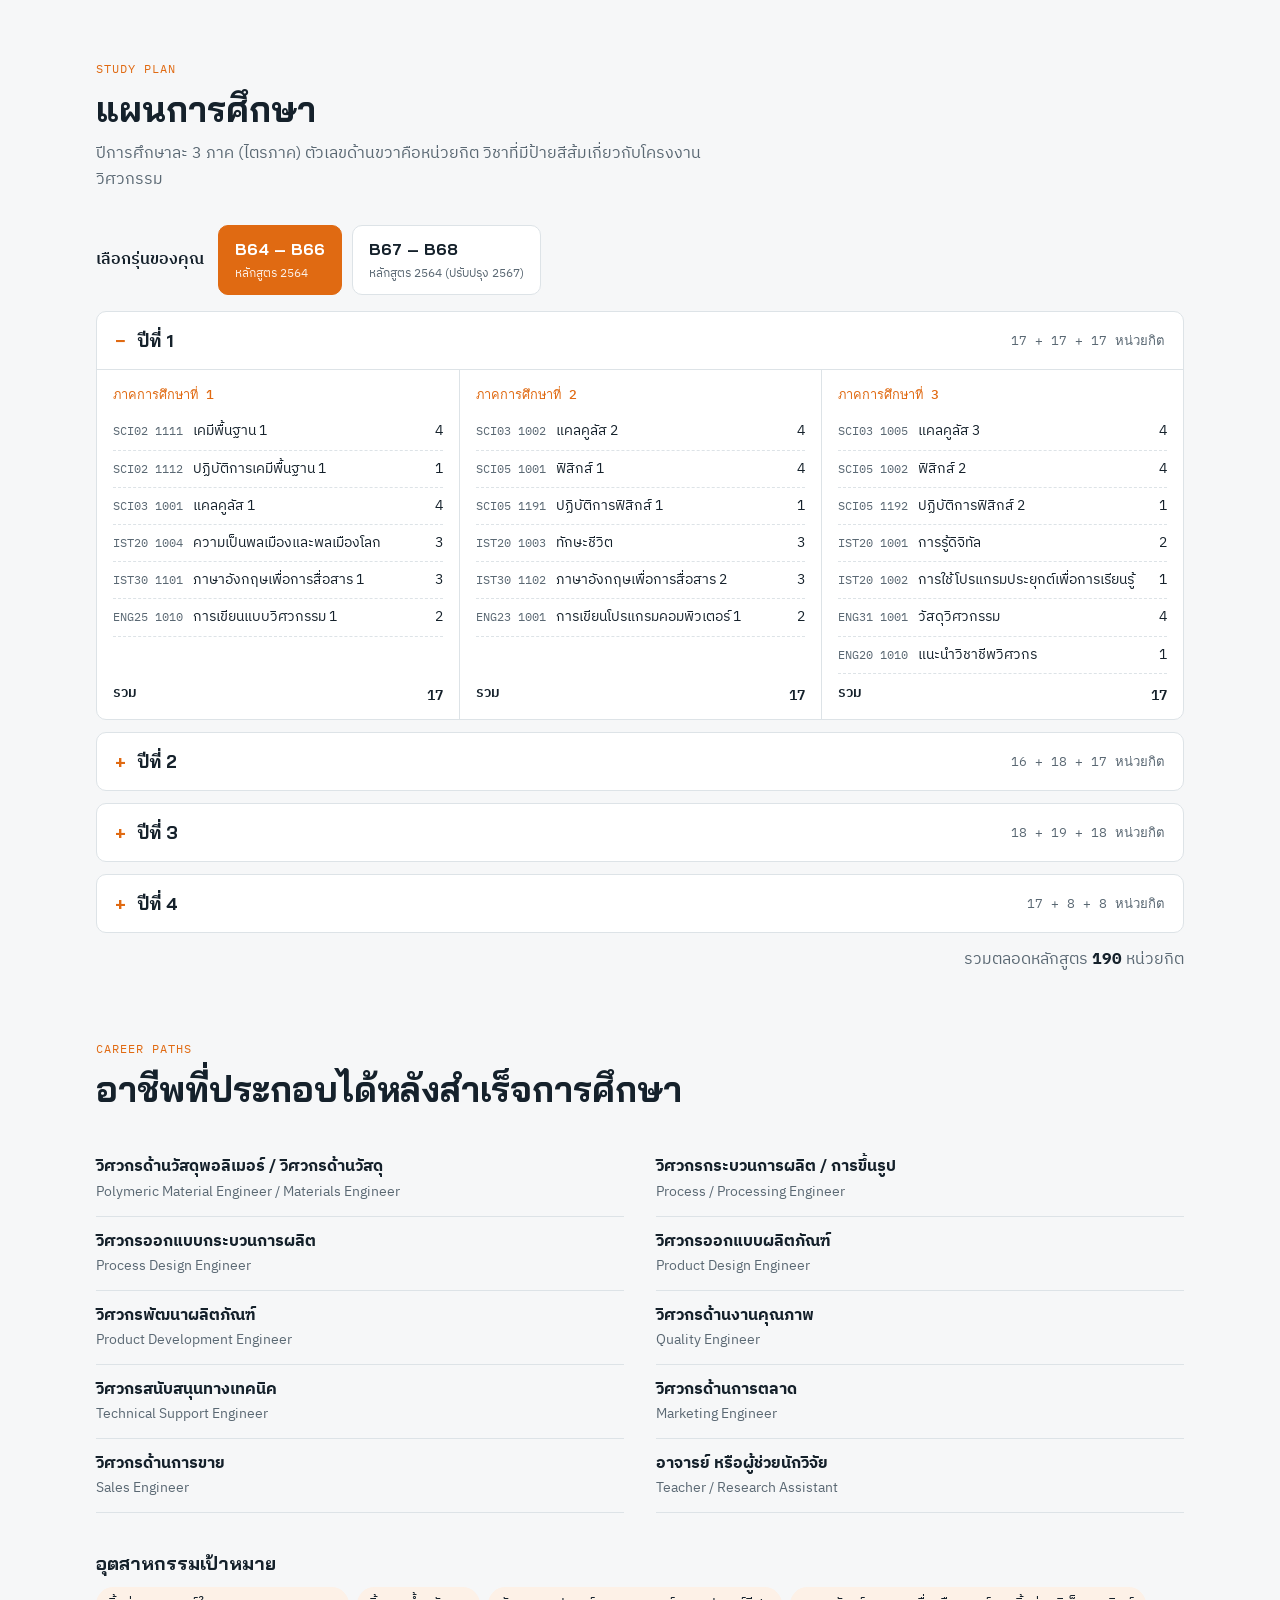
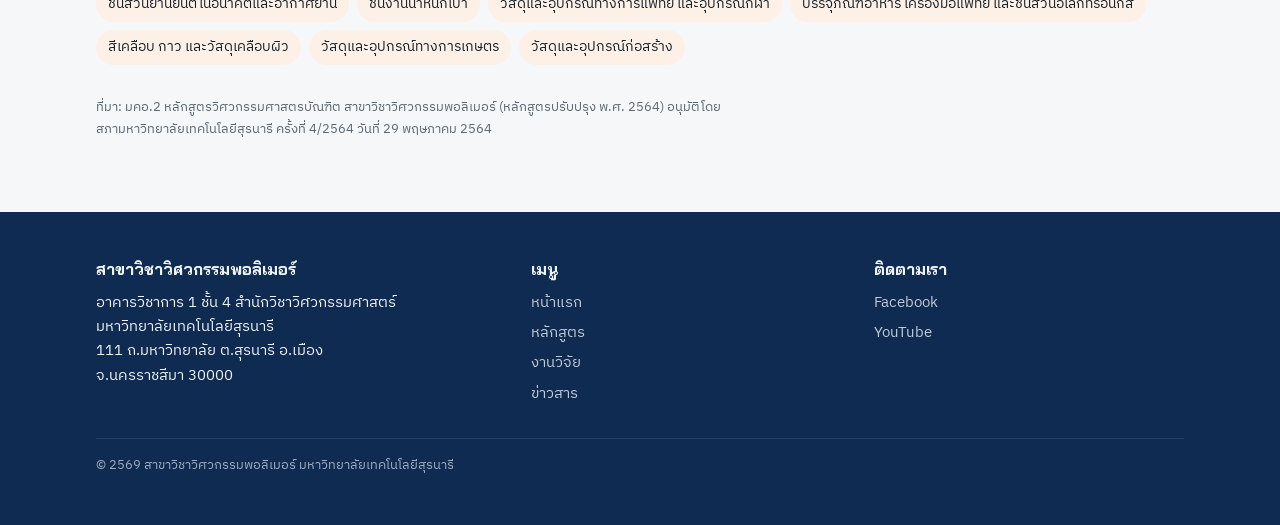
<file: curriculum.html>
<!doctype html>
<html lang="th">
<head>
<meta charset="utf-8">
<meta name="viewport" content="width=device-width, initial-scale=1, viewport-fit=cover">
<title>วศ.บ. วิศวกรรมพอลิเมอร์ | Polymer Engineering SUT</title>
<meta name="claude:viewport-fit-sides" content="cover">
<link rel="stylesheet" href="https://fonts.googleapis.com/css2?family=Bai+Jamjuree:wght@500;600;700&family=IBM+Plex+Sans+Thai:wght@400;500;600&family=IBM+Plex+Mono:wght@400;500&display=swap">
<link rel="stylesheet" href="style.css">
<style>
/* ===== ป้ายรุ่น / กล่องแจ้งเตือนรุ่น ===== */
.chip.new{background:#1f8a5b;color:#fff}
.cohort-note{display:flex;gap:12px;align-items:flex-start;margin:0 0 20px;padding:14px 18px;border-radius:10px;border:1px solid var(--line);border-left:4px solid var(--accent);background:var(--surface)}
.cohort-note>div>b{display:block;margin-bottom:2px}
.cohort-note p{margin:0;color:var(--muted);font-size:.94rem}
.cohort-note .ic{font-size:1.2rem;line-height:1.4}
[data-only][hidden]{display:none}
.cohorts{display:flex;flex-wrap:wrap;align-items:center;gap:10px;margin:0 0 16px}
.cohorts-lbl{font-weight:600;margin-right:4px}
.cohorts button{font:inherit;text-align:left;display:flex;flex-direction:column;gap:1px;padding:10px 16px;border-radius:10px;border:1px solid var(--line);background:var(--surface);color:var(--ink);cursor:pointer}
.cohorts button b{font-family:var(--display);font-size:1rem}
.cohorts button span{font-size:.78rem;color:var(--muted)}
.cohorts button:hover{border-color:var(--accent)}
.cohorts button[aria-selected="true"]{background:var(--accent);border-color:var(--accent);color:var(--accent-ink)}
.cohorts button[aria-selected="true"] span{color:var(--accent-ink);opacity:.9}
.cohorts button:focus-visible{outline:2px solid var(--accent);outline-offset:2px}
</style>
<style>body{margin:0}:root{padding-block:env(safe-area-inset-top,0px) env(safe-area-inset-bottom,0px)}</style>
</head>
<body>

<div class="strip"><div class="wrap">
  <span>สำนักวิชาวิศวกรรมศาสตร์ มหาวิทยาลัยเทคโนโลยีสุรนารี</span>
  <nav aria-label="ลิงก์สำหรับกลุ่มผู้ใช้">
    <a href="programs.html" aria-current="page">ผู้สนใจเข้าศึกษา</a>
    <div class="dd"><a href="students.html">นักศึกษาปัจจุบัน<span class="caret" aria-hidden="true">▾</span></a>
      <div class="dd-menu">
        <a href="students.html#studyplan">แผนการศึกษา</a>
        <a href="project.html">โครงงานวิศวกรรม</a>
        <a href="capstone.html">ยื่นขอสอบโครงงาน</a>
        <a href="forms.html">แบบฟอร์มคำร้อง</a>
        <a href="graduation.html">ตรวจสอบการจบการศึกษา</a>
        <a href="advisors.html">อาจารย์ที่ปรึกษาประจำรุ่น</a>
      </div>
    </div>
    <a class="ws" href="workspace.html"><svg class="lock" viewBox="0 0 16 16" width="11" height="11" aria-hidden="true"><path d="M4.5 7V5a3.5 3.5 0 0 1 7 0v2h.5a1 1 0 0 1 1 1v6a1 1 0 0 1-1 1H4a1 1 0 0 1-1-1V8a1 1 0 0 1 1-1zm1.5 0h4V5a2 2 0 0 0-4 0z" fill="currentColor"/></svg>PE Workspace</a>
  </nav>
</div></div>

<header class="nav"><div class="wrap">
  <a class="brand" href="index.html" aria-label="หน้าแรก">
  <img src="images/logo.jpg" alt="" width="40" height="40" style="object-fit:contain"> 
    <span><b>วิศวกรรมพอลิเมอร์</b><small>School of Polymer Engineering, SUT</small></span>
  </a>
  <button class="menu-btn" id="menuBtn" aria-expanded="false" aria-controls="menu">เมนู</button>
  <nav class="menu" id="menu" aria-label="เมนูหลัก">
    <a href="programs.html" aria-current="page">หลักสูตร</a>
    <a href="index.html#research">งานวิจัย</a>
    <a href="staff.html" >บุคลากร</a>
    <a href="index.html#news">ข่าวสาร</a>
    <a href="index.html#services">บริการทดสอบ</a>
    <a href="index.html#contact">ติดต่อ</a>
  </nav>
</div></header>

<main>
<div class="page-head"><div class="wrap" style="padding-block:44px 48px">
  <p class="crumbs"><a href="index.html">หน้าแรก</a> / <a href="programs.html">หลักสูตร</a> / วศ.บ. วิศวกรรมพอลิเมอร์</p>
  <h1>วศ.บ. วิศวกรรมพอลิเมอร์</h1>
  <p>หลักสูตรวิศวกรรมศาสตรบัณฑิต สาขาวิชาวิศวกรรมพอลิเมอร์ · Bachelor of Engineering Program in Polymer Engineering</p>
  <!-- ===== ปุ่มเลือกหลักสูตรตามรุ่นนักศึกษา ===== -->
  <div class="versions" role="tablist" aria-label="เลือกหลักสูตรตามรุ่นนักศึกษา">
    <button type="button" role="tab" id="v-2564" data-v="2564" aria-selected="true"><b>หลักสูตร 2564</b><span>สำหรับนักศึกษา B64–B68</span></button>
    <button type="button" role="tab" id="v-2569" data-v="2569" aria-selected="false"><b>หลักสูตร 2569</b><span>สำหรับนักศึกษา B69 ขึ้นไป</span></button>
  </div>
</div></div>

<!-- ======================= หลักสูตร 2564 ======================= -->
<div data-version="2564">
<div class="vbar"><div class="wrap">
  <dl class="facts">
    <div><dt>ปริญญา</dt><dd>วศ.บ. (วิศวกรรมพอลิเมอร์)</dd></div>
    <div><dt>ระยะเวลา</dt><dd>4 ปี ระบบไตรภาค</dd></div>
    <div><dt>หน่วยกิต</dt><dd>ไม่น้อยกว่า 190</dd></div>
    <div><dt>ภาษาที่ใช้สอน</dt><dd>ไทย และ/หรือ อังกฤษ</dd></div>
  </dl>
  <a class="btn primary" href="mko2-polymer-2564.pdf" target="_blank" rel="noopener">เปิด มคอ.2 หลักสูตร 2564 (PDF)</a>
</div></div>

<nav class="toc" aria-label="หัวข้อในหน้านี้"><div class="wrap">
  <a href="#peo">วัตถุประสงค์ (PEOs)</a>
  <a href="#plo">ผลลัพธ์การเรียนรู้ (PLOs)</a>
  <a href="#structure">โครงสร้างหลักสูตร</a>
  <a href="#plan">แผนการศึกษา</a>
  <a href="#career">อาชีพหลังจบ</a>
</div></nav>

<section id="peo" style="padding-block:56px 32px"><div class="wrap">
  <div class="sec-head">
    <p class="eyebrow">Program Educational Objectives</p>
    <h2>วัตถุประสงค์ของหลักสูตร (PEOs)</h2>
    <p class="lede">คุณสมบัติที่บัณฑิตพัฒนาตนเองได้หลังสำเร็จการศึกษา</p>
  </div>
  <div class="peo">
    <article><span class="tag">PEO 1</span><h3>ความสามารถเชิงเทคนิคเฉพาะทาง</h3><p>มีทักษะเฉพาะทางด้านวิศวกรรมพอลิเมอร์ ใช้คณิตศาสตร์และวิทยาศาสตร์ออกแบบการทดลอง ทดสอบ วิเคราะห์แก้ปัญหาจากข้อมูล แล้วนำไปพัฒนาผลิตภัณฑ์ วัสดุ และกระบวนการได้ตามแผน โดยพัฒนาตนอย่างต่อเนื่อง</p></article>
    <article><span class="tag">PEO 2</span><h3>ทักษะการทำงานร่วมกับผู้อื่น</h3><p>ปฏิบัติตนเหมาะสม ปรับตัวทำงานร่วมกับผู้อื่นได้ดี ทำงานเป็นทีม และสื่อสารในองค์กรได้อย่างมีประสิทธิภาพ</p></article>
    <article><span class="tag">PEO 3</span><h3>ความเป็นวิศวกรมืออาชีพ</h3><p>มีความก้าวหน้าในอาชีพ โดยตระหนักถึงจริยธรรมอันดีงามที่เหมาะสมกับวิชาชีพ</p></article>
    <article><span class="tag">PEO 4</span><h3>ความตระหนักถึงสังคม</h3><p>ตระหนักถึงความต้องการและการเปลี่ยนแปลงของสังคมโลก และประพฤติปฏิบัติตนอย่างวิศวกรมืออาชีพ</p></article>
  </div>
</div></section>

<section id="plo" style="padding-block:32px 56px"><div class="wrap">
  <div class="sec-head">
    <p class="eyebrow">Program Learning Outcomes</p>
    <h2>ผลลัพธ์การเรียนรู้ที่คาดหวัง (PLOs)</h2>
    <p class="lede">สิ่งที่นักศึกษาทำได้เมื่อเรียนจบหลักสูตร</p>
  </div>
  <ol class="plo">
    <li><span class="tag">PLO 1</span><div><p>สามารถระบุประเด็นปัญหา และหาแนวทางแก้ปัญหาทางวิศวกรรมพอลิเมอร์ที่ซับซ้อนได้ โดยประยุกต์หลักการทางวิศวกรรมศาสตร์ วิทยาศาสตร์ และคณิตศาสตร์</p><p class="en">An ability to identify, formulate, and solve complex polymer engineering problems by applying principles of engineering, science, and mathematics</p></div></li>
    <li><span class="tag">PLO 2</span><div><p>สามารถประยุกต์ใช้การออกแบบทางวิศวกรรมพอลิเมอร์เพื่อหาผลลัพธ์ที่ตรงตามความต้องการของผู้ใช้ โดยคำนึงถึงการสาธารณสุข ความปลอดภัย และปัจจัยด้านประชาคมโลก วัฒนธรรม เศรษฐกิจ-สังคม และสิ่งแวดล้อม</p><p class="en">An ability to apply polymer engineering design to produce solutions that meet specified needs with consideration of public health, safety, and welfare, as well as global, cultural, social, environmental, and economic factors</p></div></li>
    <li><span class="tag">PLO 3</span><div><p>สามารถพัฒนาและดำเนินการตรวจสอบ ทดสอบ ทดลองที่เหมาะสม วิเคราะห์และแปรผลข้อมูล โดยใช้วิจารณญาณทางวิศวกรรมพอลิเมอร์เพื่อสรุปผลการทดลอง</p><p class="en">An ability to develop and conduct appropriate experimentation, analyze and interpret data, and use polymer engineering judgement to draw conclusions</p></div></li>
    <li><span class="tag">PLO 4</span><div><p>สามารถติดต่อสื่อสารในงานวิศวกรรมได้อย่างมีประสิทธิผลกับผู้รับที่หลากหลาย ทั้งภาษาไทยและภาษาต่างประเทศ ด้วยวาจา การเขียนรายงาน การเสนอผลงาน และแบบทางวิศวกรรม</p><p class="en">An ability to communicate effectively with a range of audiences</p></div></li>
    <li><span class="tag">PLO 5</span><div><p>สามารถทำงานร่วมกับทีมงานอย่างมีประสิทธิผล ทั้งในฐานะสมาชิกและผู้นำ สร้างการมีส่วนร่วมและบรรยากาศการทำงานร่วมกัน กำหนดเป้าหมาย แผนงาน จนทำให้งานสำเร็จ</p><p class="en">An ability to function effectively on a team whose members together provide leadership, create a collaborative and inclusive environment, establish goals, plan tasks, and meet objectives</p></div></li>
    <li><span class="tag">PLO 6</span><div><p>มีความเข้าใจความรับผิดชอบของวิศวกรตามกรอบมาตรฐานการปฏิบัติวิชาชีพและจรรยาบรรณแห่งวิชาชีพวิศวกรรมพอลิเมอร์ มีวิจารณญาณในการตัดสินใจที่คำนึงถึงผลกระทบต่อโลก เศรษฐกิจ-สังคม และสิ่งแวดล้อม</p><p class="en">An ability to recognize ethical and professional responsibilities in polymer engineering situations and make informed judgements, which must consider the impact of polymer engineering solutions in global, economic, environmental, and societal contexts</p></div></li>
    <li><span class="tag">PLO 7</span><div><p>สามารถแสวงหาและประยุกต์ใช้ความรู้ใหม่ตามต้องการได้ ด้วยกลยุทธ์การเรียนรู้ที่เหมาะสม</p><p class="en">An ability to acquire and apply new knowledge as needed, using appropriate learning strategies</p></div></li>
  </ol>
</div></section>

<section class="band" id="structure"><div class="wrap">
  <div class="sec-head">
    <p class="eyebrow">Curriculum Structure</p>
    <h2>โครงสร้างหลักสูตร</h2>
    <p class="lede">เรียนตลอดหลักสูตรไม่น้อยกว่า 190 หน่วยกิต แบ่งเป็น 4 หมวด</p>
  </div>
  <div class="cohorts" role="tablist" aria-label="เลือกโครงสร้างหลักสูตรตามรุ่น">
    <span class="cohorts-lbl">เลือกรุ่นของคุณ</span>
    <button type="button" role="tab" data-c="64" aria-selected="true"><b>B64 – B66</b><span>หลักสูตร 2564</span></button>
    <button type="button" role="tab" data-c="67" aria-selected="false"><b>B67 – B68</b><span>หลักสูตร 2564 (ปรับปรุง 2567)</span></button>
  </div>
  <div class="cbar" id="cbar" aria-hidden="true"></div>
  <div class="ctable" id="ctable"></div>
</div></section>

<section id="plan" style="padding-block:64px 32px"><div class="wrap">
  <div class="sec-head">
    <p class="eyebrow">Study Plan</p>
    <h2>แผนการศึกษา</h2>
    <p class="lede">ปีการศึกษาละ 3 ภาค (ไตรภาค) ตัวเลขด้านขวาคือหน่วยกิต วิชาที่มีป้ายสีส้มเกี่ยวกับโครงงานวิศวกรรม</p>
  </div>
  <div class="cohorts" role="tablist" aria-label="เลือกแผนการศึกษาตามรุ่น">
    <span class="cohorts-lbl">เลือกรุ่นของคุณ</span>
    <button type="button" role="tab" id="c-64" data-c="64" aria-selected="true"><b>B64 – B66</b><span>หลักสูตร 2564</span></button>
    <button type="button" role="tab" id="c-67" data-c="67" aria-selected="false"><b>B67 – B68</b><span>หลักสูตร 2564 (ปรับปรุง 2567)</span></button>
  </div>
  <div class="cohort-note" data-only="67" hidden><span class="ic">ℹ️</span><div><b>แผนการศึกษาของ B67–B68 ต่างจากรุ่น B64–B66</b><p>วิชาเฉพาะเหมือนเดิม แต่<b>หมวดวิชาศึกษาทั่วไปเปลี่ยน</b> (กลุ่มวิชาแกน 10 หน่วยกิต และวิชาศึกษาทั่วไปแบบเลือก 13 หน่วยกิต) วิชาที่มีป้ายสีเขียว <span class="chip new">B67–68</span> คือวิชาที่ต่างจากรุ่นพี่ ห้ามลงตามแผนของรุ่นอื่น เพราะหน่วยกิตอาจไม่ถูกนับให้จบ</p></div></div>
  <div id="planBox"></div>
</div></section>

<section id="career" style="padding-block:32px 72px"><div class="wrap">
  <div class="sec-head">
    <p class="eyebrow">Career Paths</p>
    <h2>อาชีพที่ประกอบได้หลังสำเร็จการศึกษา</h2>
  </div>
  <ul class="careers">
    <li><b>วิศวกรด้านวัสดุพอลิเมอร์ / วิศวกรด้านวัสดุ</b><span>Polymeric Material Engineer / Materials Engineer</span></li>
    <li><b>วิศวกรกระบวนการผลิต / การขึ้นรูป</b><span>Process / Processing Engineer</span></li>
    <li><b>วิศวกรออกแบบกระบวนการผลิต</b><span>Process Design Engineer</span></li>
    <li><b>วิศวกรออกแบบผลิตภัณฑ์</b><span>Product Design Engineer</span></li>
    <li><b>วิศวกรพัฒนาผลิตภัณฑ์</b><span>Product Development Engineer</span></li>
    <li><b>วิศวกรด้านงานคุณภาพ</b><span>Quality Engineer</span></li>
    <li><b>วิศวกรสนับสนุนทางเทคนิค</b><span>Technical Support Engineer</span></li>
    <li><b>วิศวกรด้านการตลาด</b><span>Marketing Engineer</span></li>
    <li><b>วิศวกรด้านการขาย</b><span>Sales Engineer</span></li>
    <li><b>อาจารย์ หรือผู้ช่วยนักวิจัย</b><span>Teacher / Research Assistant</span></li>
  </ul>
  <h3 style="margin-top:40px">อุตสาหกรรมเป้าหมาย</h3>
  <ul class="inds">
    <li>ชิ้นส่วนยานยนต์ในอนาคตและอากาศยาน</li>
    <li>ชิ้นงานน้ำหนักเบา</li>
    <li>วัสดุและอุปกรณ์ทางการแพทย์ และอุปกรณ์กีฬา</li>
    <li>บรรจุภัณฑ์อาหาร เครื่องมือแพทย์ และชิ้นส่วนอิเล็กทรอนิกส์</li>
    <li>สีเคลือบ กาว และวัสดุเคลือบผิว</li>
    <li>วัสดุและอุปกรณ์ทางการเกษตร</li>
    <li>วัสดุและอุปกรณ์ก่อสร้าง</li>
  </ul>
  <p class="src">ที่มา: มคอ.2 หลักสูตรวิศวกรรมศาสตรบัณฑิต สาขาวิชาวิศวกรรมพอลิเมอร์ (หลักสูตรปรับปรุง พ.ศ. 2564) อนุมัติโดยสภามหาวิทยาลัยเทคโนโลยีสุรนารี ครั้งที่ 4/2564 วันที่ 29 พฤษภาคม 2564</p>
</div></section>
</div>
<!-- ======================= จบหลักสูตร 2564 ======================= -->

<!-- ======================= หลักสูตร 2569 ======================= -->
<div data-version="2569" hidden>
<div class="vbar"><div class="wrap">
  <dl class="facts">
    <div><dt>ปริญญา</dt><dd>วศ.บ. (วิศวกรรมพอลิเมอร์)</dd></div>
    <div><dt>ระยะเวลา</dt><dd>4 ปี ระบบไตรภาค</dd></div>
    <div><dt>หน่วยกิต</dt><dd>ไม่น้อยกว่า 181</dd></div>
    <div><dt>ภาษาที่ใช้สอน</dt><dd>ไทย และ/หรือ อังกฤษ</dd></div>
  </dl>
  <a class="btn primary" href="mko2-polymer-2569.pdf" target="_blank" rel="noopener">เปิด มคอ.2 หลักสูตร 2569 (PDF)</a>
</div></div>

<nav class="toc" aria-label="หัวข้อในหน้านี้"><div class="wrap">
  <a href="#peo69">วัตถุประสงค์ (PEOs)</a>
  <a href="#plo69">ผลลัพธ์การเรียนรู้ (PLOs)</a>
  <a href="#structure69">โครงสร้างหลักสูตร</a>
  <a href="#plan69">แผนการศึกษา</a>
  <a href="#career69">อาชีพหลังจบ</a>
</div></nav>

<section id="peo69" style="padding-block:56px 32px"><div class="wrap">
  <div class="sec-head">
    <p class="eyebrow">Program Educational Objectives</p>
    <h2>วัตถุประสงค์ของหลักสูตร (PEOs)</h2>
    <p class="lede">คุณสมบัติที่บัณฑิตพัฒนาตนเองได้หลังสำเร็จการศึกษา</p>
  </div>
  <div class="peo">
    <article><span class="tag">PEO 1</span><h3>ความสามารถเชิงเทคนิคเฉพาะทาง</h3><p>มีทักษะเฉพาะทางด้านวิศวกรรมพอลิเมอร์ ใช้คณิตศาสตร์และวิทยาศาสตร์สร้างการทดลอง ทดสอบ วิเคราะห์แก้ปัญหาจากข้อมูล แล้วนำไปพัฒนาผลิตภัณฑ์ วัสดุ และกระบวนการได้ตามแผน โดยพัฒนาตนอย่างต่อเนื่องสม่ำเสมอ</p></article>
    <article><span class="tag">PEO 2</span><h3>ทักษะการทำงานร่วมกับผู้อื่น</h3><p>ปฏิบัติตนเหมาะสม ปรับตัวทำงานร่วมกับผู้อื่นได้ดี ทำงานเป็นทีม และสื่อสารในองค์กรได้อย่างมีประสิทธิภาพ</p></article>
    <article><span class="tag">PEO 3</span><h3>ความเป็นวิศวกรมืออาชีพ</h3><p>มีความก้าวหน้าในอาชีพ โดยตระหนักถึงจริยธรรมอันดีงามที่เหมาะสมกับวิชาชีพ</p></article>
    <article><span class="tag">PEO 4</span><h3>ความตระหนักถึงสังคม</h3><p>ตระหนักถึงความต้องการและการเปลี่ยนแปลงของสังคมโลก และการพัฒนาอย่างยั่งยืน</p></article>
  </div>
</div></section>

<section id="plo69" style="padding-block:32px 56px"><div class="wrap">
  <div class="sec-head">
    <p class="eyebrow">Program Learning Outcomes</p>
    <h2>ผลลัพธ์การเรียนรู้ที่คาดหวัง (PLOs)</h2>
    <p class="lede">สิ่งที่นักศึกษาทำได้เมื่อเรียนจบหลักสูตร</p>
  </div>
  <ol class="plo">
    <li><span class="tag">PLO 1</span><div><p>สามารถระบุประเด็นปัญหา และหาแนวทางแก้ปัญหาทางวิศวกรรมพอลิเมอร์ที่ซับซ้อนได้ โดยประยุกต์หลักการทางวิศวกรรมศาสตร์ วิทยาศาสตร์ และคณิตศาสตร์</p><p class="en">An ability to identify, formulate, and solve complex polymer engineering problems by applying principles of engineering, science, and mathematics</p></div></li>
    <li><span class="tag">PLO 2</span><div><p>สามารถประยุกต์ใช้การออกแบบทางวิศวกรรมพอลิเมอร์เพื่อหาผลลัพธ์ที่ตรงตามความต้องการของผู้ใช้ โดยคำนึงถึงการสาธารณสุข ความปลอดภัย สิ่งแวดล้อม และปัจจัยด้านประชาคมโลก วัฒนธรรม เศรษฐกิจ-สังคม และสิ่งแวดล้อม</p><p class="en">An ability to apply polymer engineering design to produce solutions that meet specified needs with consideration of public health, safety, and welfare, as well as global, cultural, social, environmental, and economic factors</p></div></li>
    <li><span class="tag">PLO 3</span><div><p>สามารถพัฒนาและดำเนินการตรวจสอบ ทดสอบ ทดลองที่เหมาะสม วิเคราะห์และแปลผลข้อมูล โดยใช้วิจารณญาณทางวิศวกรรมพอลิเมอร์เพื่อสรุปผลการทดลอง</p><p class="en">An ability to develop and conduct appropriate experimentation, analyze and interpret data, and use polymer engineering judgement to draw conclusions</p></div></li>
    <li><span class="tag">PLO 4</span><div><p>สามารถติดต่อสื่อสารในงานวิศวกรรมได้อย่างมีประสิทธิผลกับผู้รับที่หลากหลาย ทั้งภาษาไทยและภาษาต่างประเทศ ด้วยวาจา การเขียนรายงาน การเสนอผลงาน และแบบทางวิศวกรรม</p><p class="en">An ability to communicate effectively with a range of audiences</p></div></li>
    <li><span class="tag">PLO 5</span><div><p>สามารถทำงานร่วมกับทีมงานอย่างมีประสิทธิผล ทั้งในฐานะสมาชิกและผู้นำ สร้างการมีส่วนร่วมและบรรยากาศการทำงานร่วมกัน กำหนดเป้าหมาย แผนงาน จนทำให้งานสำเร็จ</p><p class="en">An ability to function effectively on a team whose members together provide leadership, create a collaborative and inclusive environment, establish goals, plan tasks, and meet objectives</p></div></li>
    <li><span class="tag">PLO 6</span><div><p>มีความเข้าใจความรับผิดชอบของวิศวกรตามกรอบมาตรฐานการปฏิบัติวิชาชีพและจรรยาบรรณแห่งวิชาชีพวิศวกรรมพอลิเมอร์ มีวิจารณญาณในการตัดสินใจที่คำนึงถึงผลกระทบต่อโลก เศรษฐกิจ-สังคม และสิ่งแวดล้อม</p><p class="en">An ability to recognize ethical and professional responsibilities in polymer engineering situations and make informed judgements, which must consider the impact of polymer engineering solutions in global, economic, environmental, and societal contexts</p></div></li>
    <li><span class="tag">PLO 7</span><div><p>สามารถแสวงหาและประยุกต์ใช้ความรู้ใหม่ตามต้องการได้ ด้วยกลยุทธ์การเรียนรู้ที่เหมาะสม</p><p class="en">An ability to acquire and apply new knowledge as needed, using appropriate learning strategies</p></div></li>
  </ol>
</div></section>

<section class="band" id="structure69"><div class="wrap">
  <div class="sec-head">
    <p class="eyebrow">Curriculum Structure</p>
    <h2>โครงสร้างหลักสูตร</h2>
    <p class="lede">เรียนตลอดหลักสูตรไม่น้อยกว่า 181 หน่วยกิต แบ่งเป็น 4 หมวด</p>
  </div>
  <div class="cbar" id="cbar69" aria-hidden="true"></div>
  <div class="ctable" id="ctable69"></div>
</div></section>

<section id="plan69" style="padding-block:64px 32px"><div class="wrap">
  <div class="sec-head">
    <p class="eyebrow">Study Plan</p>
    <h2>แผนการศึกษา</h2>
    <p class="lede">ปีการศึกษาละ 3 ภาค (ไตรภาค) ตัวเลขด้านขวาคือหน่วยกิต วิชาที่มีป้ายสีส้มเกี่ยวกับโครงงานวิศวกรรม</p>
  </div>
  <div id="planBox69"></div>
</div></section>

<section id="career69" style="padding-block:32px 72px"><div class="wrap">
  <div class="sec-head">
    <p class="eyebrow">Career Paths</p>
    <h2>อาชีพที่ประกอบได้หลังสำเร็จการศึกษา</h2>
  </div>
  <ul class="careers">
    <li><b>วิศวกรด้านวัสดุพอลิเมอร์ / วิศวกรด้านวัสดุ</b><span>Polymeric Material Engineer / Materials Engineer</span></li>
    <li><b>วิศวกรกระบวนการผลิต / การขึ้นรูป</b><span>Process / Processing Engineer</span></li>
    <li><b>วิศวกรออกแบบกระบวนการผลิต</b><span>Process Design Engineer</span></li>
    <li><b>วิศวกรออกแบบผลิตภัณฑ์</b><span>Product Design Engineer</span></li>
    <li><b>วิศวกรพัฒนาผลิตภัณฑ์</b><span>Product Development Engineer</span></li>
    <li><b>วิศวกรด้านงานคุณภาพ</b><span>Quality Engineer</span></li>
    <li><b>วิศวกรสนับสนุนทางเทคนิค</b><span>Technical Support Engineer</span></li>
    <li><b>วิศวกรด้านการตลาด</b><span>Marketing Engineer</span></li>
    <li><b>วิศวกรด้านการขาย</b><span>Sales Engineer</span></li>
    <li><b>อาจารย์ หรือผู้ช่วยนักวิจัย</b><span>Teacher / Research Assistant</span></li>
  </ul>
  <h3 style="margin-top:40px">อุตสาหกรรมเป้าหมาย</h3>
  <ul class="inds">
    <li>ชิ้นส่วนยานยนต์ในอนาคตและอากาศยาน</li>
    <li>ชิ้นงานน้ำหนักเบา</li>
    <li>วัสดุและอุปกรณ์ทางการแพทย์ และอุปกรณ์กีฬา</li>
    <li>บรรจุภัณฑ์อาหาร วัสดุอุปกรณ์ทางการแพทย์ และชิ้นส่วนอิเล็กทรอนิกส์</li>
    <li>สีเคลือบ กาว และวัสดุเคลือบผิว</li>
    <li>วัสดุและอุปกรณ์ทางการเกษตร</li>
    <li>วัสดุและอุปกรณ์ก่อสร้าง</li>
  </ul>
  <p class="src">ที่มา: มคอ.2 หลักสูตรวิศวกรรมศาสตรบัณฑิต สาขาวิชาวิศวกรรมพอลิเมอร์ (หลักสูตรปรับปรุง พ.ศ. 2569) อนุมัติโดยสภามหาวิทยาลัยเทคโนโลยีสุรนารี ครั้งที่ 1/2569 วันที่ 10 มกราคม 2569 เปิดสอนภาคการศึกษาที่ 1 ปีการศึกษา 2569</p>
</div></section>
</div>
<!-- ======================= จบหลักสูตร 2569 ======================= -->
</main>
  
<footer id="contact"><div class="wrap">
  <div>
    <h3>สาขาวิชาวิศวกรรมพอลิเมอร์</h3>
    <p>อาคารวิชาการ 1 ชั้น 4 สำนักวิชาวิศวกรรมศาสตร์<br>มหาวิทยาลัยเทคโนโลยีสุรนารี<br>111 ถ.มหาวิทยาลัย ต.สุรนารี อ.เมือง<br>จ.นครราชสีมา 30000</p>
  </div>
  <div>
    <h3>เมนู</h3>
    <ul>
      <li><a href="index.html">หน้าแรก</a></li>
      <li><a href="programs.html">หลักสูตร</a></li>
      <li><a href="index.html#research">งานวิจัย</a></li>
      <li><a href="index.html#news">ข่าวสาร</a></li>
    </ul>
  </div>
  <div>
    <h3>ติดตามเรา</h3>
    <ul>
      <li><a href="https://www.facebook.com/EngineeringSUT">Facebook</a></li>
      <li><a href="https://www.youtube.com/@EngineeringSUT">YouTube</a></li>
    </ul>
  </div>
  <p class="copy">© 2569 สาขาวิชาวิศวกรรมพอลิเมอร์ มหาวิทยาลัยเทคโนโลยีสุรนารี</p>
</div></footer>

<script>
/* ===== หลักสูตร 2564: ข้อมูลโครงสร้างหลักสูตรและแผนการศึกษา (จาก มคอ.2 หลักสูตรปรับปรุง พ.ศ. 2564) =====
   แก้ไขได้ที่นี่: แต่ละวิชาเขียนเป็น ["รหัสวิชา","ชื่อวิชา",หน่วยกิต] ถ้าเป็นวิชาเลือกไม่มีรหัส ใส่ "" แทน
   ใส่ "p" ต่อท้าย = วิชาเกี่ยวกับโครงงาน, "c" = สหกิจศึกษา                                   */
const STRUCTURE = {
  major: { total: 190, groups: [
    { name:"หมวดวิชาศึกษาทั่วไป", cr:38, k:"ge", items:[["กลุ่มวิชาแกนศึกษาทั่วไป",15],["กลุ่มวิชาภาษา",15],["กลุ่มวิชาศึกษาทั่วไปแบบเลือก",8]] },
    { name:"หมวดวิชาเฉพาะ", cr:135, k:"core", items:[["กลุ่มวิชาพื้นฐานทางวิทยาศาสตร์และคณิตศาสตร์",34],["กลุ่มวิชาพื้นฐานทางวิศวกรรมศาสตร์",44],["กลุ่มวิชาชีพบังคับทางวิศวกรรมศาสตร์",45],["กลุ่มวิชาเลือกบังคับทางวิศวกรรมศาสตร์ (ไม่น้อยกว่า)",12]] },
    { name:"หมวดวิชาสหกิจศึกษา", cr:9, k:"coop", items:[["เตรียมสหกิจศึกษา 1 หน่วยกิต และสหกิจศึกษา 8 หน่วยกิต",9]] },
    { name:"หมวดวิชาเลือกเสรี (ไม่น้อยกว่า)", cr:8, k:"free", items:[["เลือกเรียนวิชาใดก็ได้ที่เปิดสอนในมหาวิทยาลัย",8]] }
  ]}
};
const Y1 = [
  [["SCI02 1111","เคมีพื้นฐาน 1",4],["SCI02 1112","ปฏิบัติการเคมีพื้นฐาน 1",1],["SCI03 1001","แคลคูลัส 1",4],["IST20 1004","ความเป็นพลเมืองและพลเมืองโลก",3],["IST30 1101","ภาษาอังกฤษเพื่อการสื่อสาร 1",3],["ENG25 1010","การเขียนแบบวิศวกรรม 1",2]],
  [["SCI03 1002","แคลคูลัส 2",4],["SCI05 1001","ฟิสิกส์ 1",4],["SCI05 1191","ปฏิบัติการฟิสิกส์ 1",1],["IST20 1003","ทักษะชีวิต",3],["IST30 1102","ภาษาอังกฤษเพื่อการสื่อสาร 2",3],["ENG23 1001","การเขียนโปรแกรมคอมพิวเตอร์ 1",2]],
  [["SCI03 1005","แคลคูลัส 3",4],["SCI05 1002","ฟิสิกส์ 2",4],["SCI05 1192","ปฏิบัติการฟิสิกส์ 2",1],["IST20 1001","การรู้ดิจิทัล",2],["IST20 1002","การใช้โปรแกรมประยุกต์เพื่อการเรียนรู้",1],["ENG31 1001","วัสดุวิศวกรรม",4],["ENG20 1010","แนะนำวิชาชีพวิศวกร",1]]
];
const Y2T2 = [["IST20 2001","มนุษย์กับสังคมและสิ่งแวดล้อม",3],["ENG25 2140","การเขียนแบบวิศวกรรม 2",2],["ENG28 2102","เคมีพอลิเมอร์และปฏิกิริยาการเตรียมพอลิเมอร์",4],["ENG28 2103","ปฏิบัติการเตรียมและการตรวจสอบพอลิเมอร์",1],["ENG28 2001","อุณหพลศาสตร์และจลนพลศาสตร์ของวัสดุ",4],["ENG30 2002","กลศาสตร์วัสดุ 1",4]];
const Y3T2 = [["IST30 1105","ภาษาอังกฤษเพื่อการทำงาน",3],["ENG28 3107","วัสดุพอลิเมอร์",3],["ENG28 3108","ระบบควบคุมและระบบอัตโนมัติ",2],["ENG28 3109","ปฏิบัติการระบบควบคุมและระบบอัตโนมัติ",1],["ENG28 3111","การอัดรีดพอลิเมอร์",3],["ENG28 3112","ปฏิบัติการขึ้นรูปพอลิเมอร์ 1",1],["ENG33 2201","เศรษฐศาสตร์วิศวกรรม",4]];
const Y3T3 = [["IST20 2002","มนุษย์กับเศรษฐกิจและการพัฒนา",3],["ENG28 3113","การออกแบบหัวรีด",2],["ENG28 3114","ปฏิบัติการออกแบบหัวรีด",1],["ENG28 3115","การฉีดขึ้นรูปพอลิเมอร์",3],["ENG28 3116","ปฏิบัติการขึ้นรูปพอลิเมอร์ 2",1],["ENG28 4120","เตรียมโครงงานวิศวกรรมพอลิเมอร์",1,"p"],["ENG33 0403","การควบคุมคุณภาพในอุตสาหกรรม",4]];
const Y4T1 = [["ENG28 4117","การออกแบบแม่พิมพ์",3],["ENG28 4118","ปฏิบัติการออกแบบแม่พิมพ์",1],["ENG28 4119","การออกแบบผลิตภัณฑ์พลาสติกและการเลือกสรรวัสดุ",3],["ENG28 4121","โครงงานวิศวกรรมพอลิเมอร์ขั้นสูง",3,"p"]];
const Y4T3 = [["","วิชาเลือกบังคับ (4)",3],["","วิชาศึกษาทั่วไปแบบเลือก (4)",2],["","วิชาเลือกเสรี (3)",3]];
const PLAN = {
  major: [
    Y1,
    [
      [["IST30 1103","ภาษาอังกฤษเพื่อวัตถุประสงค์ทางวิชาการ",3],["ENG23 2001","การเขียนโปรแกรมคอมพิวเตอร์ 2",2],["ENG28 2101","อุตสาหกรรมพลาสติกและยาง",2],["ENG30 2004","กลศาสตร์วิศวกรรม",4],["ENG33 0402","ความน่าจะเป็นและสถิติสำหรับงานวิศวกรรม",3],["","วิชาศึกษาทั่วไปแบบเลือก (1)",2]],
      Y2T2,
      [["SCI03 2002","ระเบียบวิธีเชิงตัวเลขสำหรับคอมพิวเตอร์",4],["ENG25 2080","กลศาสตร์ของไหล 1",3],["ENG28 2104","หลักวิศวกรรมพอลิเมอร์ 1",3],["ENG28 2002","วิศวกรรมไฟฟ้า",4],["ENG33 6001","กรรมวิธีการผลิตเบื้องต้น",2],["ENG33 6002","ปฏิบัติการกรรมวิธีการผลิตเบื้องต้น",1]]
    ],
    [
      [["IST30 1104","ภาษาอังกฤษเพื่อวัตถุประสงค์เฉพาะ",3],["ENG28 3105","หลักวิศวกรรมพอลิเมอร์ 2",3],["ENG28 3106","ปฏิบัติการทดสอบพอลิเมอร์",1],["ENG28 3110","หลักการขึ้นรูปพอลิเมอร์",3],["ENG28 2003","ปฏิบัติการวิศวกรรมไฟฟ้า",1],["","วิชาเลือกบังคับ (1)",3],["","วิชาศึกษาทั่วไปแบบเลือก (2)",2],["","วิชาเลือกเสรี (1)",2]],
      Y3T2.concat([["","วิชาศึกษาทั่วไปแบบเลือก (3)",2]]),
      Y3T3.concat([["","วิชาเลือกบังคับ (2)",3]])
    ],
    [
      Y4T1.concat([["ENG28 4395","เตรียมสหกิจศึกษา",1,"c"],["","วิชาเลือกบังคับ (3)",3],["","วิชาเลือกเสรี (2)",3]]),
      [["ENG28 4396","สหกิจศึกษา 1",8,"c"]],
      Y4T3
    ]
  ]
};

/* ===== แผนการศึกษา B67–B68: หลักสูตร 2564 (ปรับปรุง 2567) =====
   วิชาเฉพาะเหมือน 2564 ต่างกันที่หมวดวิชาศึกษาทั่วไป (จากระบบทะเบียน reg.sut.ac.th)
   ใส่ "n" เป็นช่องที่ 5 = วิชาที่ต่างจาก B64–B66 (ขึ้นป้ายสีเขียว B67–68)                       */
STRUCTURE.v67 = { total: 190, groups: [
  { name:"หมวดวิชาศึกษาทั่วไป", cr:38, k:"ge", items:[["กลุ่มวิชาแกนศึกษาทั่วไป",10],["กลุ่มวิชาภาษา",15],["กลุ่มวิชาศึกษาทั่วไปแบบเลือก",13]] },
  STRUCTURE.major.groups[1], STRUCTURE.major.groups[2], STRUCTURE.major.groups[3]
]};
PLAN.v67 = [
  [
    [["SCI02 1111","เคมีพื้นฐาน 1",4],["SCI02 1112","ปฏิบัติการเคมีพื้นฐาน 1",1],["SCI03 1001","แคลคูลัส 1",4],["IST20 1007","ความเป็นพลเมือง",3,"","n"],["IST30 1101","ภาษาอังกฤษเพื่อการสื่อสาร 1",3],["ENG25 1010","การเขียนแบบวิศวกรรม 1",2]],
    [["SCI03 1002","แคลคูลัส 2",4],["SCI05 1001","ฟิสิกส์ 1",4],["SCI05 1191","ปฏิบัติการฟิสิกส์ 1",1],["IST30 1102","ภาษาอังกฤษเพื่อการสื่อสาร 2",3],["ENG23 1001","การเขียนโปรแกรมคอมพิวเตอร์ 1",2],["","วิชาศึกษาทั่วไปแบบเลือก (1)",2,"","n"]],
    [["SCI03 1005","แคลคูลัส 3",4],["SCI05 1002","ฟิสิกส์ 2",4],["SCI05 1192","ปฏิบัติการฟิสิกส์ 2",1],["DGT00 0110","การรู้สารสนเทศและสื่อดิจิทัล",4,"","n"],["IST20 1006","สมรรถนะการเรียนรู้",3,"","n"],["ENG31 1001","วัสดุวิศวกรรม",4],["ENG20 1010","แนะนำวิชาชีพวิศวกร",1]]
  ],
  [
    [["IST30 1103","ภาษาอังกฤษเพื่อวัตถุประสงค์ทางวิชาการ",3],["ENG23 2001","การเขียนโปรแกรมคอมพิวเตอร์ 2",2],["ENG28 2101","อุตสาหกรรมพลาสติกและยาง",2],["ENG30 2004","กลศาสตร์วิศวกรรม",4],["ENG33 0402","ความน่าจะเป็นและสถิติสำหรับงานวิศวกรรม",3],["","วิชาศึกษาทั่วไปแบบเลือก (2)",2]],
    Y2T2.filter(c=>c[0]!=="IST20 2001").concat([["","วิชาศึกษาทั่วไปแบบเลือก (3)",3,"","n"]]),
    PLAN.major[1][2]
  ],
  [
    PLAN.major[2][0].map(c=>c[1]==="วิชาศึกษาทั่วไปแบบเลือก (2)"?["","วิชาศึกษาทั่วไปแบบเลือก (4)",2]:c),
    PLAN.major[2][1].map(c=>c[1]==="วิชาศึกษาทั่วไปแบบเลือก (3)"?["","วิชาศึกษาทั่วไปแบบเลือก (5)",2]:c),
    Y3T3.filter(c=>c[0]!=="IST20 2002").concat([["","วิชาเลือกบังคับ (2)",3]])
  ],
  [
    PLAN.major[3][0],
    PLAN.major[3][1],
    Y4T3.map(c=>c[1]==="วิชาศึกษาทั่วไปแบบเลือก (4)"?["","วิชาศึกษาทั่วไปแบบเลือก (6)",2]:c)
  ]
];

/* ===== หลักสูตร 2569 สำหรับ B69 ขึ้นไป (จาก มคอ.2 หลักสูตรปรับปรุง พ.ศ. 2569) ===== */
STRUCTURE.v69 = { total: 181, groups: [
  { name:"หมวดวิชาศึกษาทั่วไป", cr:30, k:"ge", items:[["กลุ่มวิชาแกนศึกษาทั่วไป",10],["กลุ่มวิชาภาษา",15],["กลุ่มวิชาศึกษาทั่วไปแบบเลือก (ไม่น้อยกว่า)",5]] },
  { name:"หมวดวิชาเฉพาะ", cr:134, k:"core", items:[["กลุ่มวิชาพื้นฐานทางวิทยาศาสตร์และคณิตศาสตร์",38],["กลุ่มวิชาพื้นฐานทางวิศวกรรมศาสตร์",47],["กลุ่มวิชาชีพบังคับทางวิศวกรรมศาสตร์",37],["กลุ่มวิชาเลือกบังคับทางวิศวกรรมศาสตร์ (ไม่น้อยกว่า)",12]] },
  { name:"หมวดวิชาสหกิจศึกษา", cr:9, k:"coop", items:[["เตรียมสหกิจศึกษา 1 หน่วยกิต และสหกิจศึกษา 8 หน่วยกิต",9]] },
  { name:"หมวดวิชาเลือกเสรี (ไม่น้อยกว่า)", cr:8, k:"free", items:[["เลือกเรียนวิชาใดก็ได้ที่เปิดสอนในมหาวิทยาลัย",8]] }
]};
PLAN.v69 = [
  [
    [["SCI02 1111","เคมีพื้นฐาน 1",4],["SCI02 1112","ปฏิบัติการเคมีพื้นฐาน 1",1],["SCI03 1001","แคลคูลัส 1",4],["DGT00 0110","การรู้สารสนเทศและสื่อดิจิทัล",4],["IST30 1101","ภาษาอังกฤษเพื่อการสื่อสาร 1",3],["ENG25 1001","การเขียนแบบวิศวกรรม 1",2]],
    [["SCI03 1002","แคลคูลัส 2",4],["SCI05 1001","ฟิสิกส์ 1",4],["SCI05 1191","ปฏิบัติการฟิสิกส์ 1",1],["IST20 1006","สมรรถนะการเรียนรู้",3],["IST30 1102","ภาษาอังกฤษเพื่อการสื่อสาร 2",3],["ENG20 1010","แนะนำวิชาชีพวิศวกร",1],["ENG23 1001","การเขียนโปรแกรมคอมพิวเตอร์ 1",2]],
    [["SCI03 1005","แคลคูลัส 3",4],["SCI05 1002","ฟิสิกส์ 2",4],["SCI05 1192","ปฏิบัติการฟิสิกส์ 2",1],["IST20 1007","ความเป็นพลเมือง",3],["ENG31 1001","วัสดุวิศวกรรม",4]]
  ],
  [
    [["ENG23 2001","การเขียนโปรแกรมคอมพิวเตอร์ 2",2],["ENG28 2504","บทสรุปเนื้อหาวิศวกรรมพอลิเมอร์",2],["ENG30 2004","กลศาสตร์วิศวกรรม",4],["ENG33 0402","ความน่าจะเป็นและสถิติสำหรับงานวิศวกรรม",3],["","วิชาศึกษาทั่วไปแบบเลือก (1)",2],["","วิชาเลือกเสรี (1)",3]],
    [["IST30 1103","ภาษาอังกฤษเพื่อวัตถุประสงค์ทางวิชาการ",3],["ENG25 2001","การเขียนแบบทางกล",2],["ENG28 2401","เคมีพอลิเมอร์และปฏิกิริยาการเตรียมพอลิเมอร์",3],["ENG28 2402","ปฏิบัติการเตรียมและตรวจสอบพอลิเมอร์",1],["ENG28 2501","การถ่ายโอนความร้อนและการไหลของของไหล",4],["ENG30 2002","กลศาสตร์วัสดุ 1",4]],
    [["SCI03 2002","ระเบียบวิธีคำนวณเชิงตัวเลขสำหรับคอมพิวเตอร์",4],["ENG25 2011","กลศาสตร์ของไหล 1",3],["ENG28 2502","วิศวกรรมไฟฟ้า",4],["ENG28 2505","โครงสร้างและสมบัติของพอลิเมอร์",4],["ENG28 2506","ปฏิบัติการทดสอบพอลิเมอร์",1],["ENG33 6001","กรรมวิธีการผลิตเบื้องต้น",2],["ENG33 6002","ปฏิบัติการกรรมวิธีการผลิตเบื้องต้น",1]]
  ],
  [
    [["IST30 1104","ภาษาอังกฤษเพื่อวัตถุประสงค์เฉพาะ",3],["ENG28 2503","ปฏิบัติการวิศวกรรมไฟฟ้า",1],["ENG28 3507","หลักการขึ้นรูปพอลิเมอร์",2],["ENG28 3508","ปฏิบัติการการขึ้นรูปพอลิเมอร์",1],["ENG28 3509","วิศวกรรมความปลอดภัย",3],["","วิชาเลือกบังคับ (1)",3],["","วิชาศึกษาทั่วไปแบบเลือก (2)",3]],
    [["ENG28 3510","เซนเซอร์และระบบควบคุมเครื่องจักร",2],["ENG28 3511","ปฏิบัติการเซนเซอร์และระบบควบคุมเครื่องจักร",1],["ENG28 3512","กระบวนการอัดรีดและฉีดขึ้นรูปพอลิเมอร์",4],["ENG28 3513","เตรียมโครงงานวิศวกรรมพอลิเมอร์",1,"p"],["ENG33 2201","เศรษฐศาสตร์วิศวกรรม",4],["ENG33 2350","หลักการของปัญญาประดิษฐ์และการเรียนรู้เชิงลึก",3],["","วิชาเลือกบังคับ (2)",3]],
    [["IST30 1105","ภาษาอังกฤษเพื่อการทำงาน",3],["ENG28 3514","การออกแบบหัวรีด",2],["ENG28 3515","ปฏิบัติการออกแบบหัวรีด",1],["ENG28 3516","เวิร์กช็อปเร่งรัดวิศวกรรมการขึ้นรูปและการจัดการ",1],["ENG28 3517","โครงงานวิศวกรรมพอลิเมอร์ขั้นสูง",3,"p"],["ENG33 0403","การควบคุมคุณภาพในอุตสาหกรรม",4],["","วิชาเลือกบังคับ (3)",3]]
  ],
  [
    [["ENG28 4501","การออกแบบแม่พิมพ์",3],["ENG28 4502","ปฏิบัติการออกแบบแม่พิมพ์",1],["ENG28 4503","การออกแบบผลิตภัณฑ์พลาสติกและการเลือกสรรวัสดุ",4],["ENG28 4504","หัวข้อปัจจุบันในอุตสาหกรรมพอลิเมอร์",1],["CWI01 4100","เตรียมสหกิจศึกษาบูรณาการกับการทำงาน",1,"c"],["","วิชาเลือกเสรี (2)",2]],
    [["ENG28 4791","สหกิจศึกษา 1",8,"c"]],
    [["","วิชาเลือกบังคับ (4)",3],["","วิชาเลือกเสรี (3)",3]]
  ]
];

/* ===== จบข้อมูล ===== */

(function(){
  const YEARS=["ปีที่ 1","ปีที่ 2","ปีที่ 3","ปีที่ 4"], TERMS=["ภาคการศึกษาที่ 1","ภาคการศึกษาที่ 2","ภาคการศึกษาที่ 3"];
  const esc=s=>String(s).replace(/[&<>"]/g,c=>({"&":"&amp;","<":"&lt;",">":"&gt;",'"':"&quot;"}[c]));
  function renderStructure(t,sfx){
    sfx=sfx||'';
    const S=STRUCTURE[t];
    document.getElementById('cbar'+sfx).innerHTML=S.groups.map(g=>`<span class="seg k-${g.k}" style="flex:${g.cr}"><b>${g.cr}</b></span>`).join('');
    document.getElementById('ctable'+sfx).innerHTML=S.groups.map(g=>`
      <div class="cgroup"><div class="chead"><i class="dot k-${g.k}"></i><b>${esc(g.name)}</b><span class="n">${g.cr}</span></div>
      <ul>${g.items.map(i=>`<li><span>${esc(i[0])}</span><span class="n">${i[1]}</span></li>`).join('')}</ul></div>`).join('')
      +`<div class="ctotal"><b>รวมตลอดหลักสูตร ไม่น้อยกว่า</b><span class="n">${S.total} หน่วยกิต</span></div>`;
  }
  function renderPlan(t,sfx){
    sfx=sfx||'';
    let grand=0;
    document.getElementById('planBox'+sfx).innerHTML=PLAN[t].map((yr,yi)=>`
      <details class="year"${yi===0?' open':''}><summary><b>${YEARS[yi]}</b><span>${yr.map(tm=>tm.reduce((a,c)=>a+c[2],0)).join(' + ')} หน่วยกิต</span></summary>
      <div class="terms">${yr.map((tm,ti)=>{const sum=tm.reduce((a,c)=>a+c[2],0);grand+=sum;return `
        <div class="term"><h4>${TERMS[ti]}</h4><ul>${tm.map(c=>`
          <li class="${c[0]?'':'elective'}">${c[0]?`<code>${esc(c[0])}</code>`:''}<span class="nm">${esc(c[1])}${c[3]==='p'?' <a class="chip" href="project.html">โครงงาน</a>':''}${c[3]==='c'?' <span class="chip alt">สหกิจ</span>':''}${c[4]==='n'?' <span class="chip new">B67–68</span>':''}</span><span class="n">${c[2]}</span></li>`).join('')}
        </ul><div class="tsum"><span>รวม</span><span class="n">${sum}</span></div></div>`}).join('')}</div></details>`).join('')
      +`<p class="ptotal">รวมตลอดหลักสูตร <b>${grand}</b> หน่วยกิต</p>`;
  }
  renderStructure('major');renderPlan('major');renderStructure('v69','69');renderPlan('v69','69');

  /* ปุ่มเลือกหลักสูตร 2564 / 2569 (ลิงก์ตรงได้ด้วย #c2564 หรือ #c2569) */
  function setVersion(v){
    document.querySelectorAll('.versions [role=tab]').forEach(b=>b.setAttribute('aria-selected',b.dataset.v===v));
    document.querySelectorAll('[data-version]').forEach(el=>el.hidden=el.dataset.version!==v);
  }
  /* ปุ่มเลือกรุ่นในแผนการศึกษา (หลักสูตร 2564): B64–B66 / B67–B68 */
  function setCohort(c){
    document.querySelectorAll('.cohorts [role=tab]').forEach(b=>b.setAttribute('aria-selected',b.dataset.c===c));
    document.querySelectorAll('[data-only]').forEach(el=>el.hidden=el.dataset.only!==c);
    renderStructure(c==='67'?'v67':'major');renderPlan(c==='67'?'v67':'major');
  }
  document.querySelectorAll('.cohorts [role=tab]').forEach(b=>b.addEventListener('click',()=>setCohort(b.dataset.c)));
  document.querySelectorAll('.versions [role=tab]').forEach(b=>b.addEventListener('click',()=>setVersion(b.dataset.v)));
  /* ลิงก์ตรง: #c2564 #c2569 และต่อท้าย -plan เพื่อเลื่อนไปที่แผนการศึกษา เช่น #c2569-plan
     #b67 = เปิดแผนของ B67–B68 ทันที */
  const h=location.hash, hv=h.indexOf('2569')>-1?'2569':'2564';
  setVersion(hv);
  if(h.indexOf('b67')>-1){setCohort('67');const t=document.getElementById('plan');if(t)setTimeout(()=>t.scrollIntoView(),50);}
  if(h.indexOf('-plan')>-1){const t=document.getElementById(hv==='2569'?'plan69':'plan');if(t)setTimeout(()=>t.scrollIntoView(),50);}
})();
</script>
<script>
const mb=document.getElementById('menuBtn'),menu=document.getElementById('menu');
mb.addEventListener('click',()=>{const o=menu.classList.toggle('open');mb.setAttribute('aria-expanded',o)});
</script>
</body>
</html>
</file>
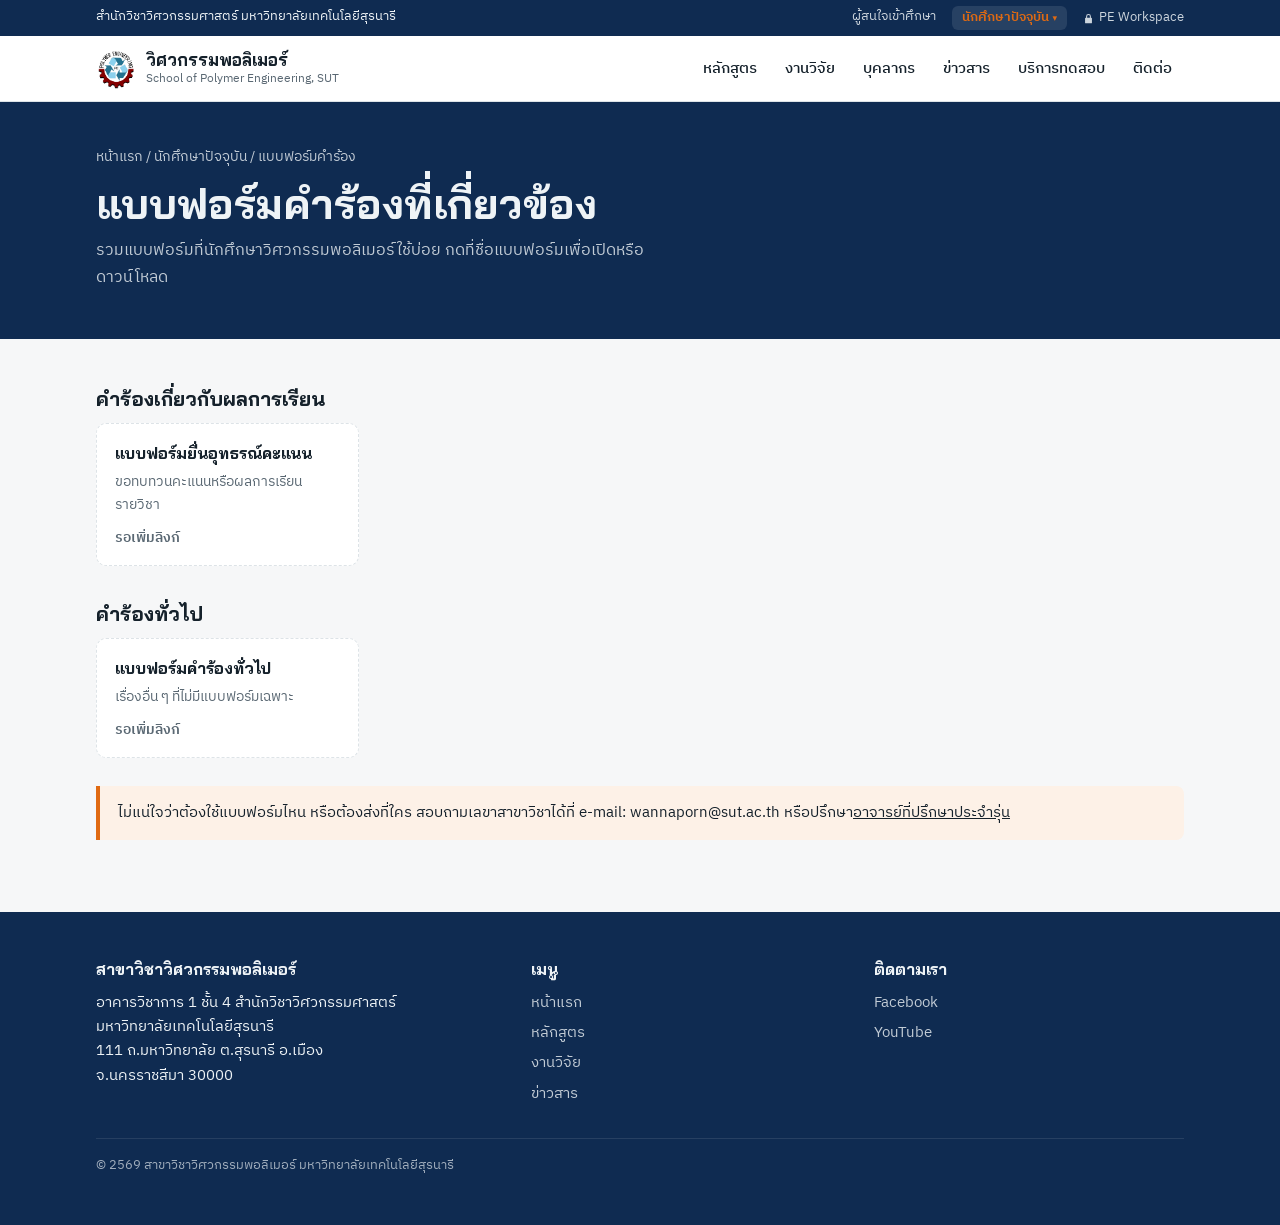
<file: forms.html>
<!doctype html>
<html lang="th">
<head>
<meta charset="utf-8">
<meta name="viewport" content="width=device-width, initial-scale=1, viewport-fit=cover">
<title>แบบฟอร์มคำร้อง | Polymer Engineering SUT</title>
<meta name="claude:viewport-fit-sides" content="cover">
<link rel="stylesheet" href="https://fonts.googleapis.com/css2?family=Bai+Jamjuree:wght@500;600;700&family=IBM+Plex+Sans+Thai:wght@400;500;600&family=IBM+Plex+Mono:wght@400;500&display=swap">
<link rel="stylesheet" href="style.css">
<style>body{margin:0}:root{padding-block:env(safe-area-inset-top,0px) env(safe-area-inset-bottom,0px)}</style>
</head>
<body>

<div class="strip"><div class="wrap">
  <span>สำนักวิชาวิศวกรรมศาสตร์ มหาวิทยาลัยเทคโนโลยีสุรนารี</span>
  <nav aria-label="ลิงก์สำหรับกลุ่มผู้ใช้">
    <a href="programs.html">ผู้สนใจเข้าศึกษา</a>
    <div class="dd"><a href="students.html" aria-current="page">นักศึกษาปัจจุบัน<span class="caret" aria-hidden="true">▾</span></a>
      <div class="dd-menu">
        <a href="students.html#studyplan">แผนการศึกษา</a>
        <a href="project.html">โครงงานวิศวกรรม</a>
        <a href="capstone.html">ยื่นขอสอบโครงงาน</a>
        <a href="forms.html">แบบฟอร์มคำร้อง</a>
        <a href="graduation.html">ตรวจสอบการจบการศึกษา</a>
        <a href="advisors.html">อาจารย์ที่ปรึกษาประจำรุ่น</a>
      </div>
    </div>
    <a class="ws" href="workspace.html"><svg class="lock" viewBox="0 0 16 16" width="11" height="11" aria-hidden="true"><path d="M4.5 7V5a3.5 3.5 0 0 1 7 0v2h.5a1 1 0 0 1 1 1v6a1 1 0 0 1-1 1H4a1 1 0 0 1-1-1V8a1 1 0 0 1 1-1zm1.5 0h4V5a2 2 0 0 0-4 0z" fill="currentColor"/></svg>PE Workspace</a>
  </nav>
</div></div>

<header class="nav"><div class="wrap">
  <a class="brand" href="index.html" aria-label="หน้าแรก">
  <img src="images/logo.jpg" alt="" width="40" height="40" style="object-fit:contain"> 
    <span><b>วิศวกรรมพอลิเมอร์</b><small>School of Polymer Engineering, SUT</small></span>
  </a>
  <button class="menu-btn" id="menuBtn" aria-expanded="false" aria-controls="menu">เมนู</button>
  <nav class="menu" id="menu" aria-label="เมนูหลัก">
    <a href="programs.html">หลักสูตร</a>
    <a href="index.html#research">งานวิจัย</a>
    <a href="staff.html" >บุคลากร</a>
    <a href="index.html#news">ข่าวสาร</a>
    <a href="index.html#services">บริการทดสอบ</a>
    <a href="index.html#contact">ติดต่อ</a>
  </nav>
</div></header>

<main>
<div class="page-head"><div class="wrap" style="padding-block:44px 48px">
  <p class="crumbs"><a href="index.html">หน้าแรก</a> / <a href="students.html">นักศึกษาปัจจุบัน</a> / แบบฟอร์มคำร้อง</p>
  <h1>แบบฟอร์มคำร้องที่เกี่ยวข้อง</h1>
  <p>รวมแบบฟอร์มที่นักศึกษาวิศวกรรมพอลิเมอร์ใช้บ่อย กดที่ชื่อแบบฟอร์มเพื่อเปิดหรือดาวน์โหลด</p>
</div></div>

<section style="padding-block:48px 72px"><div class="wrap">
  <div id="formBox" class="form-groups"></div>
  <p class="note" style="margin-top:28px">ไม่แน่ใจว่าต้องใช้แบบฟอร์มไหน หรือต้องส่งที่ใคร สอบถามเลขาสาขาวิชาได้ที่ e-mail: wannaporn@sut.ac.th หรือปรึกษา<a href="advisors.html">อาจารย์ที่ปรึกษาประจำรุ่น</a></p>
</div></section>
</main>
  
<footer id="contact"><div class="wrap">
  <div>
    <h3>สาขาวิชาวิศวกรรมพอลิเมอร์</h3>
    <p>อาคารวิชาการ 1 ชั้น 4 สำนักวิชาวิศวกรรมศาสตร์<br>มหาวิทยาลัยเทคโนโลยีสุรนารี<br>111 ถ.มหาวิทยาลัย ต.สุรนารี อ.เมือง<br>จ.นครราชสีมา 30000</p>
  </div>
  <div>
    <h3>เมนู</h3>
    <ul>
      <li><a href="index.html">หน้าแรก</a></li>
      <li><a href="programs.html">หลักสูตร</a></li>
      <li><a href="index.html#research">งานวิจัย</a></li>
      <li><a href="index.html#news">ข่าวสาร</a></li>
    </ul>
  </div>
  <div>
    <h3>ติดตามเรา</h3>
    <ul>
      <li><a href="https://www.facebook.com/EngineeringSUT">Facebook</a></li>
      <li><a href="https://www.youtube.com/@EngineeringSUT">YouTube</a></li>
    </ul>
  </div>
  <p class="copy">© 2569 สาขาวิชาวิศวกรรมพอลิเมอร์ มหาวิทยาลัยเทคโนโลยีสุรนารี</p>
</div></footer>

<script>
const mb=document.getElementById('menuBtn'),menu=document.getElementById('menu');
mb.addEventListener('click',()=>{const o=menu.classList.toggle('open');mb.setAttribute('aria-expanded',o)});
</script>
<script>
/* ===== รายการแบบฟอร์ม: แก้ไขได้ที่นี่ =====
   แต่ละแบบฟอร์มเขียนเป็น {name:"ชื่อแบบฟอร์ม", use:"ใช้ตอนไหน", link:"ลิงก์ไฟล์หรือแบบฟอร์มออนไลน์"}
   ถ้ายังไม่มีลิงก์ ใส่ link:"" ไว้ก่อน จะขึ้นป้าย "รอเพิ่มลิงก์"
   เพิ่มกลุ่มใหม่ได้ โดยก๊อปทั้งก้อน {title:..., items:[...]} แล้ววางต่อท้าย (คั่นด้วยเครื่องหมาย ,)   */
const FORMS = [
  { title:"คำร้องเกี่ยวกับผลการเรียน", items:[
    {name:"แบบฟอร์มยื่นอุทธรณ์คะแนน", use:"ขอทบทวนคะแนนหรือผลการเรียนรายวิชา", link:""}
  ]},
  { title:"คำร้องทั่วไป", items:[
    {name:"แบบฟอร์มคำร้องทั่วไป", use:"เรื่องอื่น ๆ ที่ไม่มีแบบฟอร์มเฉพาะ", link:""}
  ]}
];
/* ===== จบข้อมูล ===== */
(function(){
  const esc=s=>String(s).replace(/[&<>"]/g,c=>({"&":"&amp;","<":"&lt;",">":"&gt;",'"':"&quot;"}[c]));
  document.getElementById('formBox').innerHTML=FORMS.map(g=>`
    <div class="form-group"><h2>${esc(g.title)}</h2><div class="form-list">${g.items.map(f=>f.link
      ?`<a class="form-item" href="${esc(f.link)}" target="_blank" rel="noopener"><b>${esc(f.name)}</b><span>${esc(f.use)}</span><em>เปิดแบบฟอร์ม ↗</em></a>`
      :`<div class="form-item pending-link"><b>${esc(f.name)}</b><span>${esc(f.use)}</span><em>รอเพิ่มลิงก์</em></div>`).join('')}</div></div>`).join('');
})();
</script>
</body>
</html>
</file>
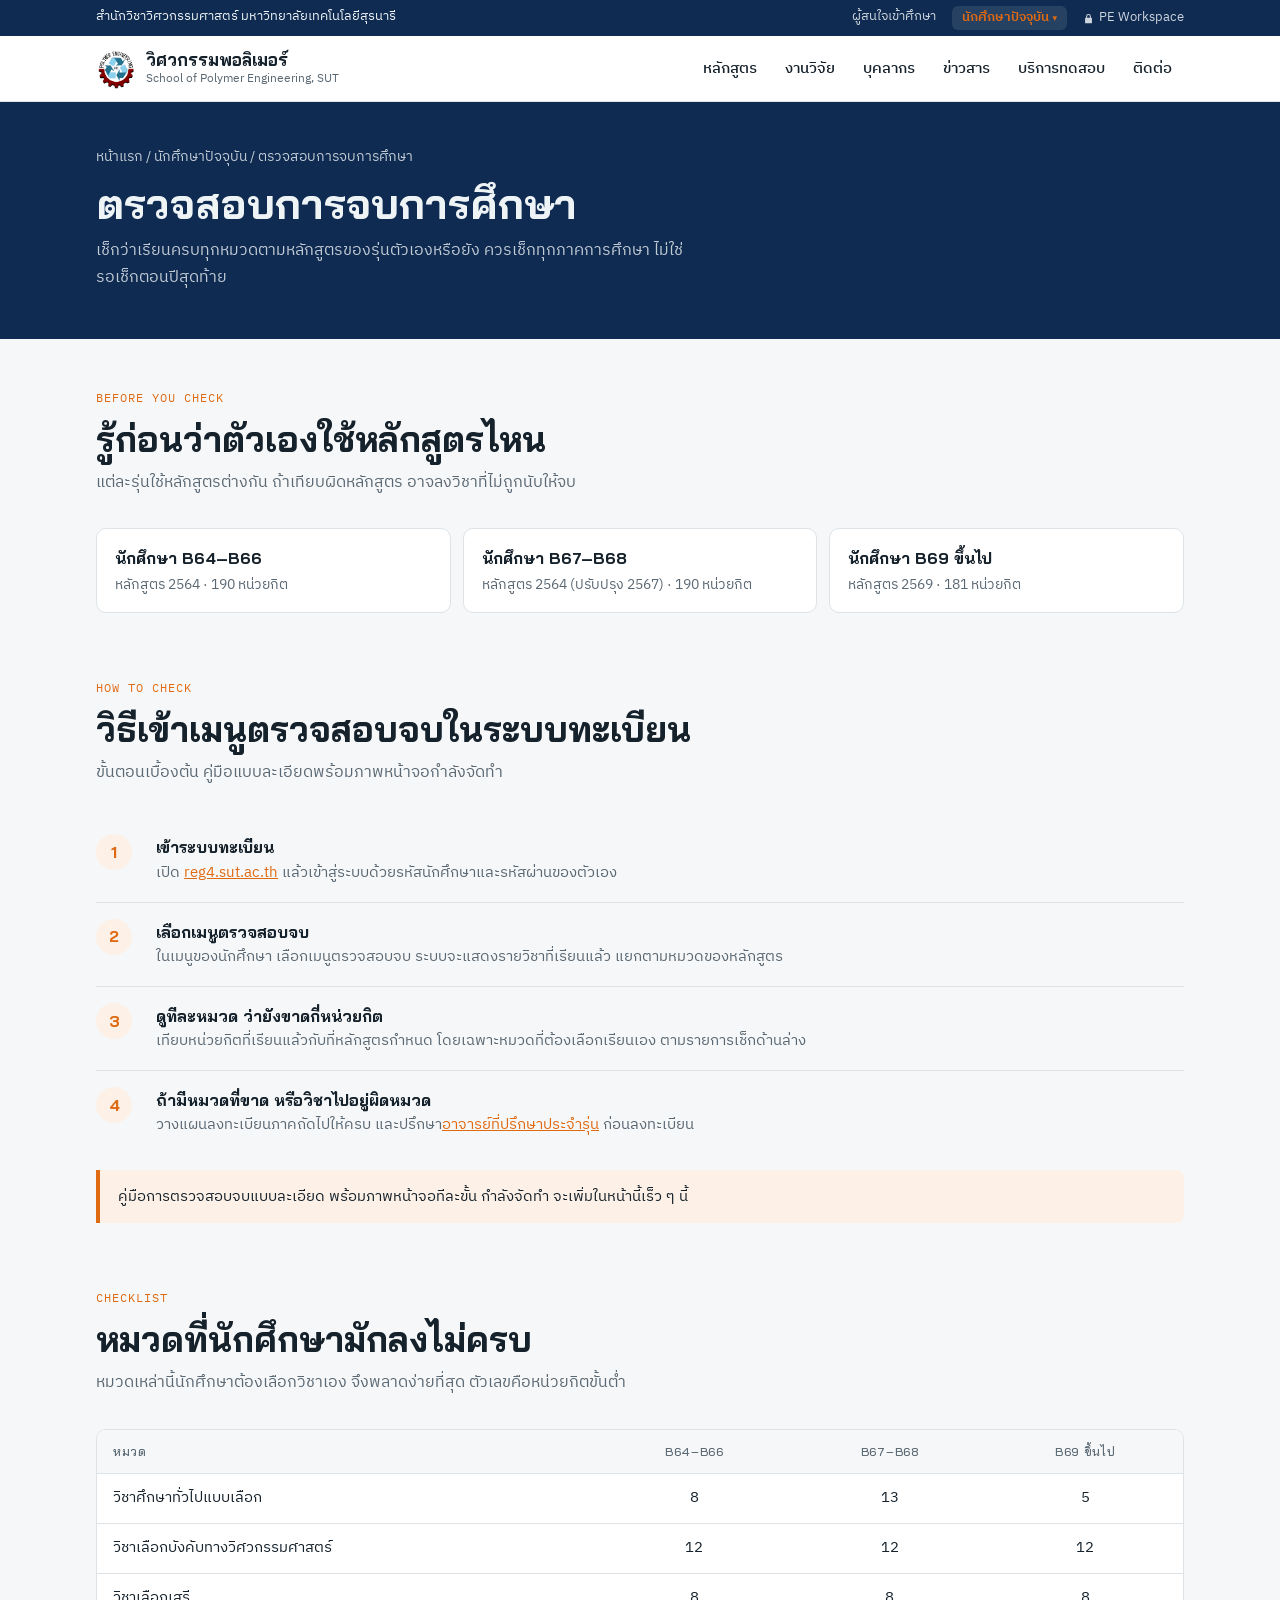
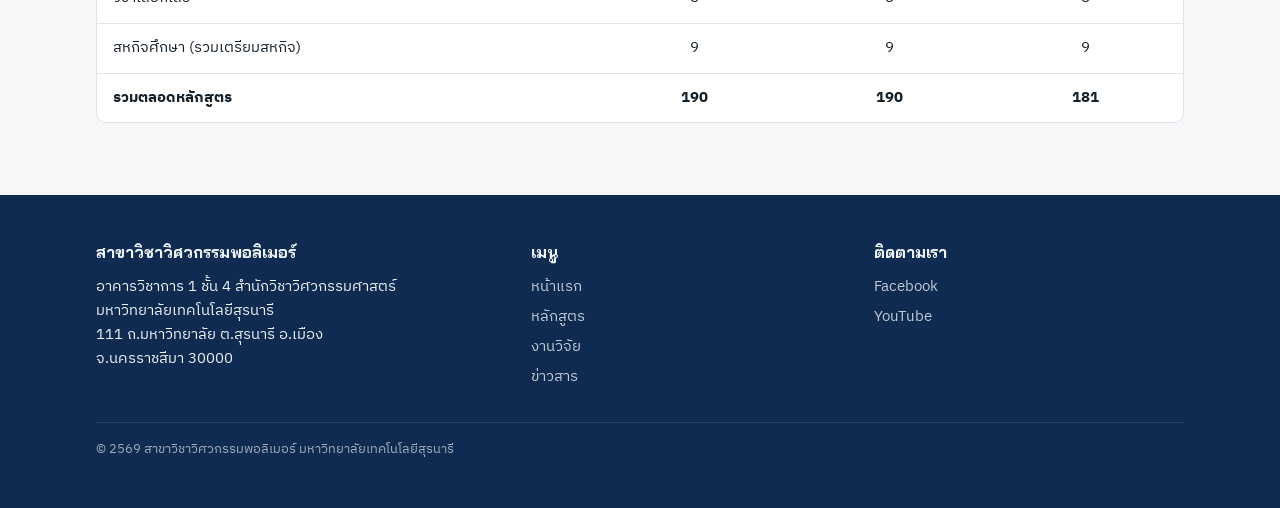
<file: graduation.html>
<!doctype html>
<html lang="th">
<head>
<meta charset="utf-8">
<meta name="viewport" content="width=device-width, initial-scale=1, viewport-fit=cover">
<title>ตรวจสอบการจบการศึกษา | Polymer Engineering SUT</title>
<meta name="claude:viewport-fit-sides" content="cover">
<link rel="stylesheet" href="https://fonts.googleapis.com/css2?family=Bai+Jamjuree:wght@500;600;700&family=IBM+Plex+Sans+Thai:wght@400;500;600&family=IBM+Plex+Mono:wght@400;500&display=swap">
<link rel="stylesheet" href="style.css">
<style>body{margin:0}:root{padding-block:env(safe-area-inset-top,0px) env(safe-area-inset-bottom,0px)}</style>
</head>
<body>

<div class="strip"><div class="wrap">
  <span>สำนักวิชาวิศวกรรมศาสตร์ มหาวิทยาลัยเทคโนโลยีสุรนารี</span>
  <nav aria-label="ลิงก์สำหรับกลุ่มผู้ใช้">
    <a href="programs.html">ผู้สนใจเข้าศึกษา</a>
    <div class="dd"><a href="students.html" aria-current="page">นักศึกษาปัจจุบัน<span class="caret" aria-hidden="true">▾</span></a>
      <div class="dd-menu">
        <a href="students.html#studyplan">แผนการศึกษา</a>
        <a href="project.html">โครงงานวิศวกรรม</a>
        <a href="capstone.html">ยื่นขอสอบโครงงาน</a>
        <a href="forms.html">แบบฟอร์มคำร้อง</a>
        <a href="graduation.html">ตรวจสอบการจบการศึกษา</a>
        <a href="advisors.html">อาจารย์ที่ปรึกษาประจำรุ่น</a>
      </div>
    </div>
    <a class="ws" href="workspace.html"><svg class="lock" viewBox="0 0 16 16" width="11" height="11" aria-hidden="true"><path d="M4.5 7V5a3.5 3.5 0 0 1 7 0v2h.5a1 1 0 0 1 1 1v6a1 1 0 0 1-1 1H4a1 1 0 0 1-1-1V8a1 1 0 0 1 1-1zm1.5 0h4V5a2 2 0 0 0-4 0z" fill="currentColor"/></svg>PE Workspace</a>
  </nav>
</div></div>

<header class="nav"><div class="wrap">
  <a class="brand" href="index.html" aria-label="หน้าแรก">
  <img src="images/logo.jpg" alt="" width="40" height="40" style="object-fit:contain"> 
    <span><b>วิศวกรรมพอลิเมอร์</b><small>School of Polymer Engineering, SUT</small></span>
  </a>
  <button class="menu-btn" id="menuBtn" aria-expanded="false" aria-controls="menu">เมนู</button>
  <nav class="menu" id="menu" aria-label="เมนูหลัก">
    <a href="programs.html">หลักสูตร</a>
    <a href="index.html#research">งานวิจัย</a>
    <a href="staff.html" >บุคลากร</a>
    <a href="index.html#news">ข่าวสาร</a>
    <a href="index.html#services">บริการทดสอบ</a>
    <a href="index.html#contact">ติดต่อ</a>
  </nav>
</div></header>

<main>
<div class="page-head"><div class="wrap" style="padding-block:44px 48px">
  <p class="crumbs"><a href="index.html">หน้าแรก</a> / <a href="students.html">นักศึกษาปัจจุบัน</a> / ตรวจสอบการจบการศึกษา</p>
  <h1>ตรวจสอบการจบการศึกษา</h1>
  <p>เช็กว่าเรียนครบทุกหมวดตามหลักสูตรของรุ่นตัวเองหรือยัง ควรเช็กทุกภาคการศึกษา ไม่ใช่รอเช็กตอนปีสุดท้าย</p>
</div></div>

<section style="padding-block:48px 24px" id="which"><div class="wrap">
  <div class="sec-head">
    <p class="eyebrow">Before you check</p>
    <h2>รู้ก่อนว่าตัวเองใช้หลักสูตรไหน</h2>
    <p class="lede">แต่ละรุ่นใช้หลักสูตรต่างกัน ถ้าเทียบผิดหลักสูตร อาจลงวิชาที่ไม่ถูกนับให้จบ</p>
  </div>
  <div class="links">
    <a href="curriculum.html#c2564-plan"><b>นักศึกษา B64–B66</b><span>หลักสูตร 2564 · 190 หน่วยกิต</span></a>
    <a href="curriculum.html#b67"><b>นักศึกษา B67–B68</b><span>หลักสูตร 2564 (ปรับปรุง 2567) · 190 หน่วยกิต</span></a>
    <a href="curriculum.html#c2569-plan"><b>นักศึกษา B69 ขึ้นไป</b><span>หลักสูตร 2569 · 181 หน่วยกิต</span></a>
  </div>
</div></section>

<section style="padding-block:40px 24px" id="howto"><div class="wrap">
  <div class="sec-head">
    <p class="eyebrow">How to check</p>
    <h2>วิธีเข้าเมนูตรวจสอบจบในระบบทะเบียน</h2>
    <p class="lede">ขั้นตอนเบื้องต้น คู่มือแบบละเอียดพร้อมภาพหน้าจอกำลังจัดทำ</p>
  </div>
  <ol class="steps">
    <li><div><b>เข้าระบบทะเบียน</b><p>เปิด <a href="https://reg4.sut.ac.th/">reg4.sut.ac.th</a> แล้วเข้าสู่ระบบด้วยรหัสนักศึกษาและรหัสผ่านของตัวเอง</p></div></li>
    <li><div><b>เลือกเมนูตรวจสอบจบ</b><p>ในเมนูของนักศึกษา เลือกเมนูตรวจสอบจบ ระบบจะแสดงรายวิชาที่เรียนแล้ว แยกตามหมวดของหลักสูตร</p></div></li>
    <li><div><b>ดูทีละหมวด ว่ายังขาดกี่หน่วยกิต</b><p>เทียบหน่วยกิตที่เรียนแล้วกับที่หลักสูตรกำหนด โดยเฉพาะหมวดที่ต้องเลือกเรียนเอง ตามรายการเช็กด้านล่าง</p></div></li>
    <li><div><b>ถ้ามีหมวดที่ขาด หรือวิชาไปอยู่ผิดหมวด</b><p>วางแผนลงทะเบียนภาคถัดไปให้ครบ และปรึกษา<a href="advisors.html">อาจารย์ที่ปรึกษาประจำรุ่น</a> ก่อนลงทะเบียน</p></div></li>
  </ol>
  <p class="note" style="margin-top:16px">คู่มือการตรวจสอบจบแบบละเอียด พร้อมภาพหน้าจอทีละขั้น กำลังจัดทำ จะเพิ่มในหน้านี้เร็ว ๆ นี้</p>
</div></section>

<section style="padding-block:40px 72px" id="checklist"><div class="wrap">
  <div class="sec-head">
    <p class="eyebrow">Checklist</p>
    <h2>หมวดที่นักศึกษามักลงไม่ครบ</h2>
    <p class="lede">หมวดเหล่านี้นักศึกษาต้องเลือกวิชาเอง จึงพลาดง่ายที่สุด ตัวเลขคือหน่วยกิตขั้นต่ำ</p>
  </div>
  <div class="grad-table" role="region" aria-label="หน่วยกิตขั้นต่ำแต่ละหมวด" tabindex="0">
    <table>
      <thead><tr><th>หมวด</th><th>B64–B66</th><th>B67–B68</th><th>B69 ขึ้นไป</th></tr></thead>
      <tbody>
        <tr><td>วิชาศึกษาทั่วไปแบบเลือก</td><td>8</td><td>13</td><td>5</td></tr>
        <tr><td>วิชาเลือกบังคับทางวิศวกรรมศาสตร์</td><td>12</td><td>12</td><td>12</td></tr>
        <tr><td>วิชาเลือกเสรี</td><td>8</td><td>8</td><td>8</td></tr>
        <tr><td>สหกิจศึกษา (รวมเตรียมสหกิจ)</td><td>9</td><td>9</td><td>9</td></tr>
        <tr class="sum"><td>รวมตลอดหลักสูตร</td><td>190</td><td>190</td><td>181</td></tr>
      </tbody>
    </table>
  </div>
</div></section>
</main>
  
<footer id="contact"><div class="wrap">
  <div>
    <h3>สาขาวิชาวิศวกรรมพอลิเมอร์</h3>
    <p>อาคารวิชาการ 1 ชั้น 4 สำนักวิชาวิศวกรรมศาสตร์<br>มหาวิทยาลัยเทคโนโลยีสุรนารี<br>111 ถ.มหาวิทยาลัย ต.สุรนารี อ.เมือง<br>จ.นครราชสีมา 30000</p>
  </div>
  <div>
    <h3>เมนู</h3>
    <ul>
      <li><a href="index.html">หน้าแรก</a></li>
      <li><a href="programs.html">หลักสูตร</a></li>
      <li><a href="index.html#research">งานวิจัย</a></li>
      <li><a href="index.html#news">ข่าวสาร</a></li>
    </ul>
  </div>
  <div>
    <h3>ติดตามเรา</h3>
    <ul>
      <li><a href="https://www.facebook.com/EngineeringSUT">Facebook</a></li>
      <li><a href="https://www.youtube.com/@EngineeringSUT">YouTube</a></li>
    </ul>
  </div>
  <p class="copy">© 2569 สาขาวิชาวิศวกรรมพอลิเมอร์ มหาวิทยาลัยเทคโนโลยีสุรนารี</p>
</div></footer>

<script>
const mb=document.getElementById('menuBtn'),menu=document.getElementById('menu');
mb.addEventListener('click',()=>{const o=menu.classList.toggle('open');mb.setAttribute('aria-expanded',o)});
</script>
</body>
</html>
</file>
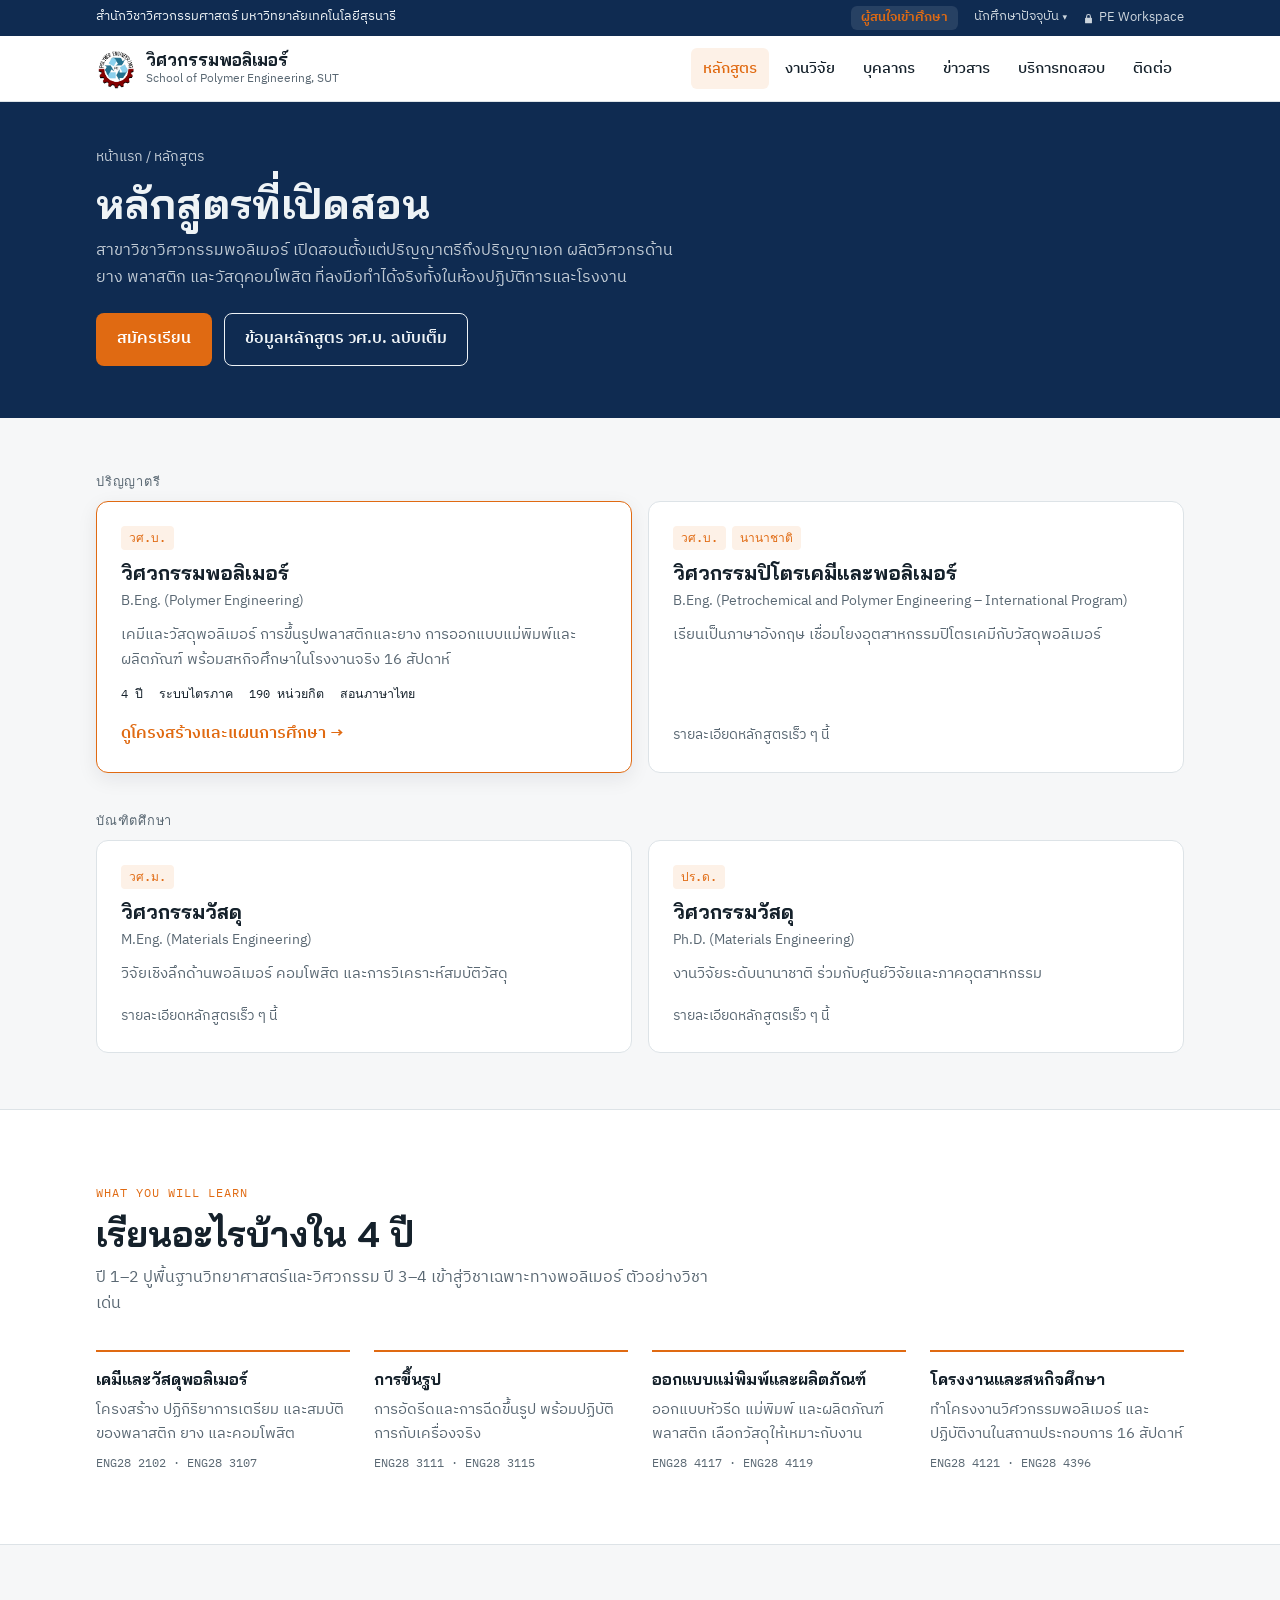
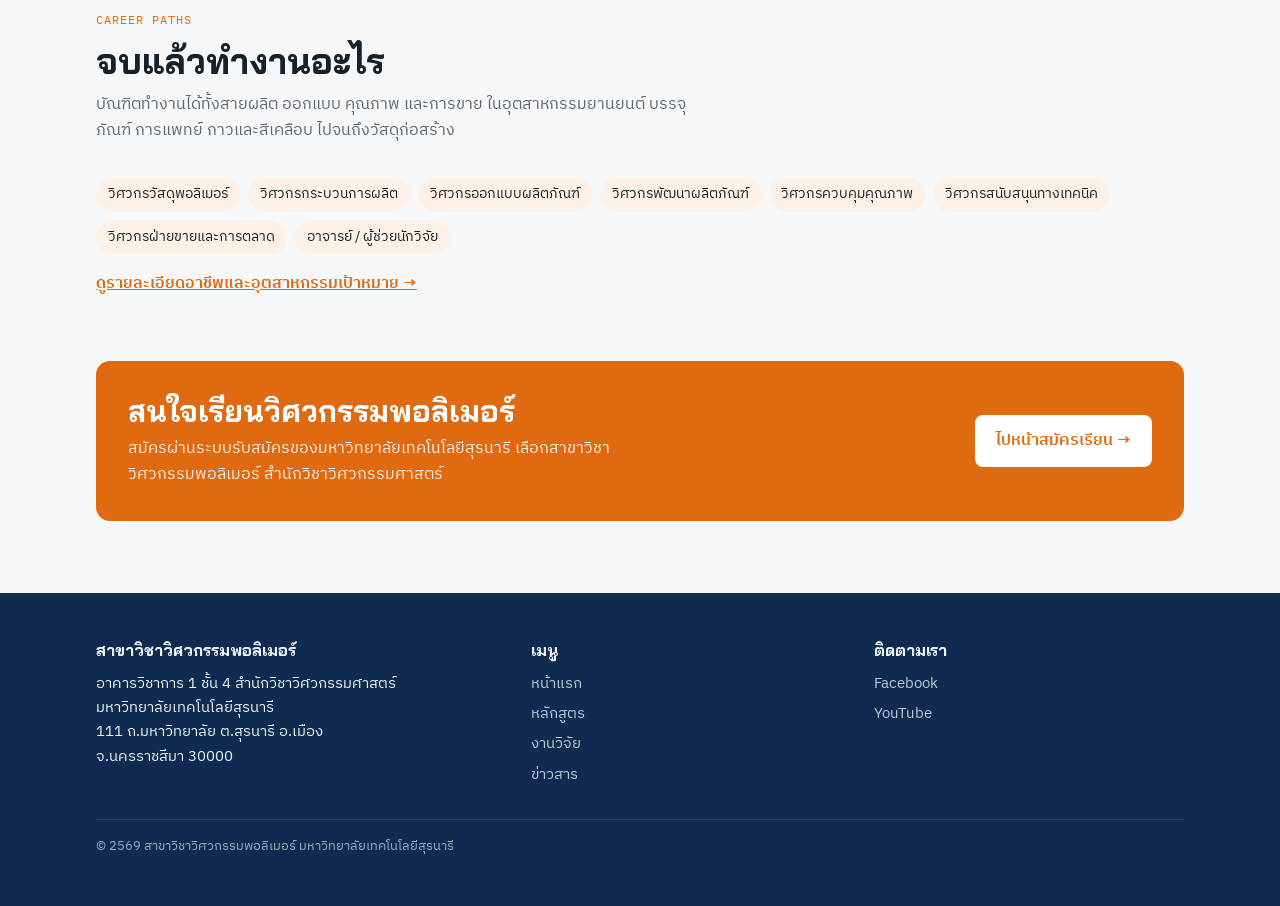
<file: programs.html>
<!doctype html>
<html lang="th">
<head>
<meta charset="utf-8">
<meta name="viewport" content="width=device-width, initial-scale=1, viewport-fit=cover">
<title>หลักสูตร | Polymer Engineering SUT</title>
<meta name="claude:viewport-fit-sides" content="cover">
<link rel="stylesheet" href="https://fonts.googleapis.com/css2?family=Bai+Jamjuree:wght@500;600;700&family=IBM+Plex+Sans+Thai:wght@400;500;600&family=IBM+Plex+Mono:wght@400;500&display=swap">
<link rel="stylesheet" href="style.css">
<style>body{margin:0}:root{padding-block:env(safe-area-inset-top,0px) env(safe-area-inset-bottom,0px)}</style>
</head>
<body>

<div class="strip"><div class="wrap">
  <span>สำนักวิชาวิศวกรรมศาสตร์ มหาวิทยาลัยเทคโนโลยีสุรนารี</span>
  <nav aria-label="ลิงก์สำหรับกลุ่มผู้ใช้">
    <a href="programs.html" aria-current="page">ผู้สนใจเข้าศึกษา</a>
    <div class="dd"><a href="students.html">นักศึกษาปัจจุบัน<span class="caret" aria-hidden="true">▾</span></a>
      <div class="dd-menu">
        <a href="students.html#studyplan">แผนการศึกษา</a>
        <a href="project.html">โครงงานวิศวกรรม</a>
        <a href="capstone.html">ยื่นขอสอบโครงงาน</a>
        <a href="forms.html">แบบฟอร์มคำร้อง</a>
        <a href="graduation.html">ตรวจสอบการจบการศึกษา</a>
        <a href="advisors.html">อาจารย์ที่ปรึกษาประจำรุ่น</a>
      </div>
    </div>
    <a class="ws" href="workspace.html"><svg class="lock" viewBox="0 0 16 16" width="11" height="11" aria-hidden="true"><path d="M4.5 7V5a3.5 3.5 0 0 1 7 0v2h.5a1 1 0 0 1 1 1v6a1 1 0 0 1-1 1H4a1 1 0 0 1-1-1V8a1 1 0 0 1 1-1zm1.5 0h4V5a2 2 0 0 0-4 0z" fill="currentColor"/></svg>PE Workspace</a>
  </nav>
</div></div>

<header class="nav"><div class="wrap">
  <a class="brand" href="index.html" aria-label="หน้าแรก">
  <img src="images/logo.jpg" alt="" width="40" height="40" style="object-fit:contain"> 
    <span><b>วิศวกรรมพอลิเมอร์</b><small>School of Polymer Engineering, SUT</small></span>
  </a>
  <button class="menu-btn" id="menuBtn" aria-expanded="false" aria-controls="menu">เมนู</button>
  <nav class="menu" id="menu" aria-label="เมนูหลัก">
    <a href="programs.html" aria-current="page">หลักสูตร</a>
    <a href="index.html#research">งานวิจัย</a>
    <a href="staff.html" >บุคลากร</a>
    <a href="index.html#news">ข่าวสาร</a>
    <a href="index.html#services">บริการทดสอบ</a>
    <a href="index.html#contact">ติดต่อ</a>
  </nav>
</div></header>

<main>
<div class="page-head"><div class="wrap" style="padding-block:44px 52px">
  <p class="crumbs"><a href="index.html">หน้าแรก</a> / หลักสูตร</p>
  <h1>หลักสูตรที่เปิดสอน</h1>
  <p>สาขาวิชาวิศวกรรมพอลิเมอร์ เปิดสอนตั้งแต่ปริญญาตรีถึงปริญญาเอก ผลิตวิศวกรด้านยาง พลาสติก และวัสดุคอมโพสิต ที่ลงมือทำได้จริงทั้งในห้องปฏิบัติการและโรงงาน</p>
  <div class="cta"><a class="btn primary" href="http://sutgateway.sut.ac.th/admissions2021/">สมัครเรียน</a> <a class="btn ghost" href="curriculum.html">ข้อมูลหลักสูตร วศ.บ. ฉบับเต็ม</a></div>
</div></div>

<section style="padding-block:56px"><div class="wrap">
  <div class="pgroup">
    <h3>ปริญญาตรี</h3>
    <div class="pcards">
      <a class="pcard main" href="curriculum.html">
        <span class="lv"><span class="tag">วศ.บ.</span></span>
        <h4>วิศวกรรมพอลิเมอร์</h4>
        <span class="en">B.Eng. (Polymer Engineering)</span>
        <p>เคมีและวัสดุพอลิเมอร์ การขึ้นรูปพลาสติกและยาง การออกแบบแม่พิมพ์และผลิตภัณฑ์ พร้อมสหกิจศึกษาในโรงงานจริง 16 สัปดาห์</p>
        <span class="meta"><span>4 ปี</span><span>ระบบไตรภาค</span><span>190 หน่วยกิต</span><span>สอนภาษาไทย</span></span>
        <span class="go">ดูโครงสร้างและแผนการศึกษา →</span>
      </a>
      <div class="pcard">
        <span class="lv"><span class="tag">วศ.บ.</span><span class="tag">นานาชาติ</span></span>
        <h4>วิศวกรรมปิโตรเคมีและพอลิเมอร์</h4>
        <span class="en">B.Eng. (Petrochemical and Polymer Engineering – International Program)</span>
        <p>เรียนเป็นภาษาอังกฤษ เชื่อมโยงอุตสาหกรรมปิโตรเคมีกับวัสดุพอลิเมอร์</p>
        <span class="soon">รายละเอียดหลักสูตรเร็ว ๆ นี้</span>
      </div>
    </div>
  </div>
  <div class="pgroup">
    <h3>บัณฑิตศึกษา</h3>
    <div class="pcards">
      <div class="pcard">
        <span class="lv"><span class="tag">วศ.ม.</span></span>
        <h4>วิศวกรรมวัสดุ</h4>
        <span class="en">M.Eng. (Materials Engineering)</span>
        <p>วิจัยเชิงลึกด้านพอลิเมอร์ คอมโพสิต และการวิเคราะห์สมบัติวัสดุ</p>
        <span class="soon">รายละเอียดหลักสูตรเร็ว ๆ นี้</span>
      </div>
      <div class="pcard">
        <span class="lv"><span class="tag">ปร.ด.</span></span>
        <h4>วิศวกรรมวัสดุ</h4>
        <span class="en">Ph.D. (Materials Engineering)</span>
        <p>งานวิจัยระดับนานาชาติ ร่วมกับศูนย์วิจัยและภาคอุตสาหกรรม</p>
        <span class="soon">รายละเอียดหลักสูตรเร็ว ๆ นี้</span>
      </div>
    </div>
  </div>
</div></section>

<section class="band"><div class="wrap">
  <div class="sec-head">
    <p class="eyebrow">What you will learn</p>
    <h2>เรียนอะไรบ้างใน 4 ปี</h2>
    <p class="lede">ปี 1–2 ปูพื้นฐานวิทยาศาสตร์และวิศวกรรม ปี 3–4 เข้าสู่วิชาเฉพาะทางพอลิเมอร์ ตัวอย่างวิชาเด่น</p>
  </div>
  <div class="learn">
    <div><b>เคมีและวัสดุพอลิเมอร์</b><p>โครงสร้าง ปฏิกิริยาการเตรียม และสมบัติของพลาสติก ยาง และคอมโพสิต</p><code>ENG28 2102 · ENG28 3107</code></div>
    <div><b>การขึ้นรูป</b><p>การอัดรีดและการฉีดขึ้นรูป พร้อมปฏิบัติการกับเครื่องจริง</p><code>ENG28 3111 · ENG28 3115</code></div>
    <div><b>ออกแบบแม่พิมพ์และผลิตภัณฑ์</b><p>ออกแบบหัวรีด แม่พิมพ์ และผลิตภัณฑ์พลาสติก เลือกวัสดุให้เหมาะกับงาน</p><code>ENG28 4117 · ENG28 4119</code></div>
    <div><b>โครงงานและสหกิจศึกษา</b><p>ทำโครงงานวิศวกรรมพอลิเมอร์ และปฏิบัติงานในสถานประกอบการ 16 สัปดาห์</p><code>ENG28 4121 · ENG28 4396</code></div>
  </div>
</div></section>

<section style="padding-block:64px 32px"><div class="wrap">
  <div class="sec-head">
    <p class="eyebrow">Career Paths</p>
    <h2>จบแล้วทำงานอะไร</h2>
    <p class="lede">บัณฑิตทำงานได้ทั้งสายผลิต ออกแบบ คุณภาพ และการขาย ในอุตสาหกรรมยานยนต์ บรรจุภัณฑ์ การแพทย์ กาวและสีเคลือบ ไปจนถึงวัสดุก่อสร้าง</p>
  </div>
  <ul class="inds">
    <li>วิศวกรวัสดุพอลิเมอร์</li><li>วิศวกรกระบวนการผลิต</li><li>วิศวกรออกแบบผลิตภัณฑ์</li><li>วิศวกรพัฒนาผลิตภัณฑ์</li><li>วิศวกรควบคุมคุณภาพ</li><li>วิศวกรสนับสนุนทางเทคนิค</li><li>วิศวกรฝ่ายขายและการตลาด</li><li>อาจารย์ / ผู้ช่วยนักวิจัย</li>
  </ul>
  <p style="margin-top:16px"><a href="curriculum.html#career" style="color:var(--accent);font-weight:600">ดูรายละเอียดอาชีพและอุตสาหกรรมเป้าหมาย →</a></p>
</div></section>

<section style="padding-block:32px 72px"><div class="wrap">
  <div class="apply">
    <div><h2>สนใจเรียนวิศวกรรมพอลิเมอร์</h2><p>สมัครผ่านระบบรับสมัครของมหาวิทยาลัยเทคโนโลยีสุรนารี เลือกสาขาวิชาวิศวกรรมพอลิเมอร์ สำนักวิชาวิศวกรรมศาสตร์</p></div>
    <a class="btn" href="http://sutgateway.sut.ac.th/admissions2021/">ไปหน้าสมัครเรียน →</a>
  </div>
</div></section>
</main>
  
<footer id="contact"><div class="wrap">
  <div>
    <h3>สาขาวิชาวิศวกรรมพอลิเมอร์</h3>
    <p>อาคารวิชาการ 1 ชั้น 4 สำนักวิชาวิศวกรรมศาสตร์<br>มหาวิทยาลัยเทคโนโลยีสุรนารี<br>111 ถ.มหาวิทยาลัย ต.สุรนารี อ.เมือง<br>จ.นครราชสีมา 30000</p>
  </div>
  <div>
    <h3>เมนู</h3>
    <ul>
      <li><a href="index.html">หน้าแรก</a></li>
      <li><a href="programs.html">หลักสูตร</a></li>
      <li><a href="index.html#research">งานวิจัย</a></li>
      <li><a href="index.html#news">ข่าวสาร</a></li>
    </ul>
  </div>
  <div>
    <h3>ติดตามเรา</h3>
    <ul>
      <li><a href="https://www.facebook.com/EngineeringSUT">Facebook</a></li>
      <li><a href="https://www.youtube.com/@EngineeringSUT">YouTube</a></li>
    </ul>
  </div>
  <p class="copy">© 2569 สาขาวิชาวิศวกรรมพอลิเมอร์ มหาวิทยาลัยเทคโนโลยีสุรนารี</p>
</div></footer>

<script>
const mb=document.getElementById('menuBtn'),menu=document.getElementById('menu');
mb.addEventListener('click',()=>{const o=menu.classList.toggle('open');mb.setAttribute('aria-expanded',o)});
</script>
</body>
</html>
</file>
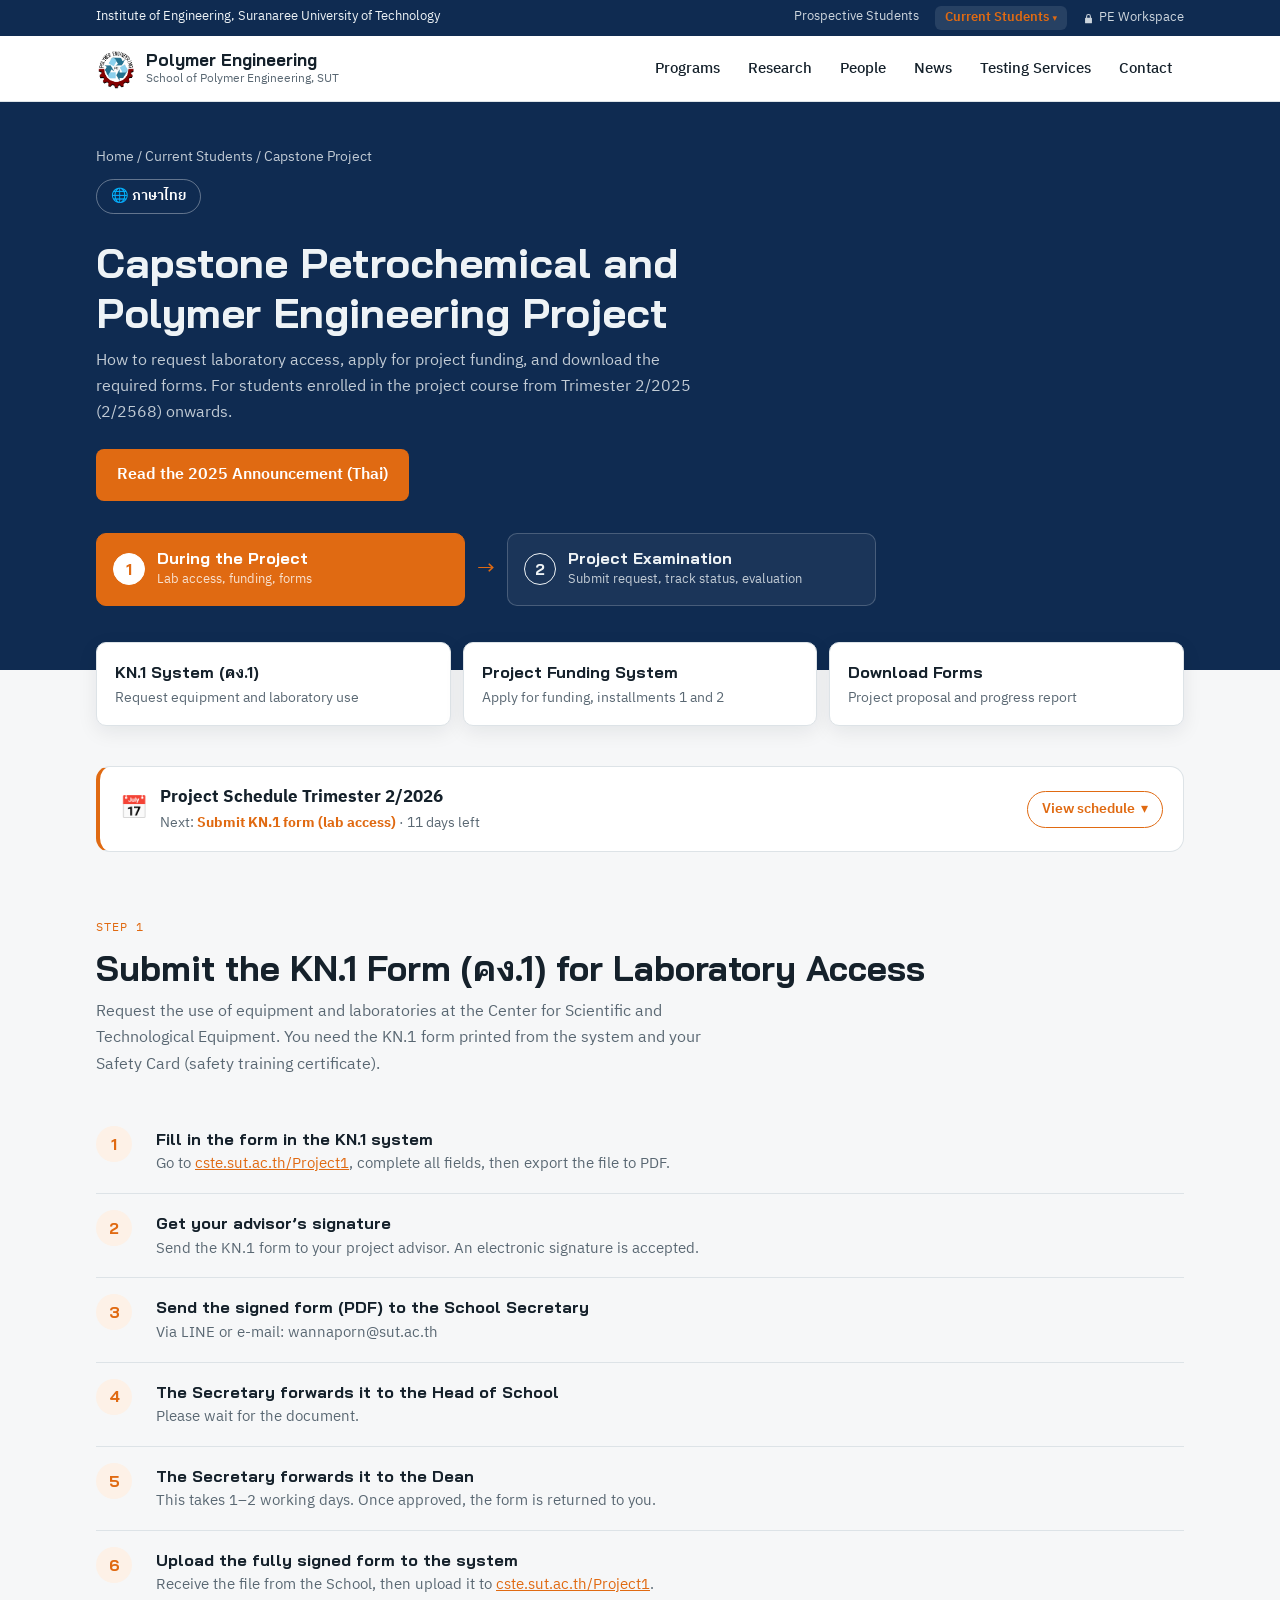
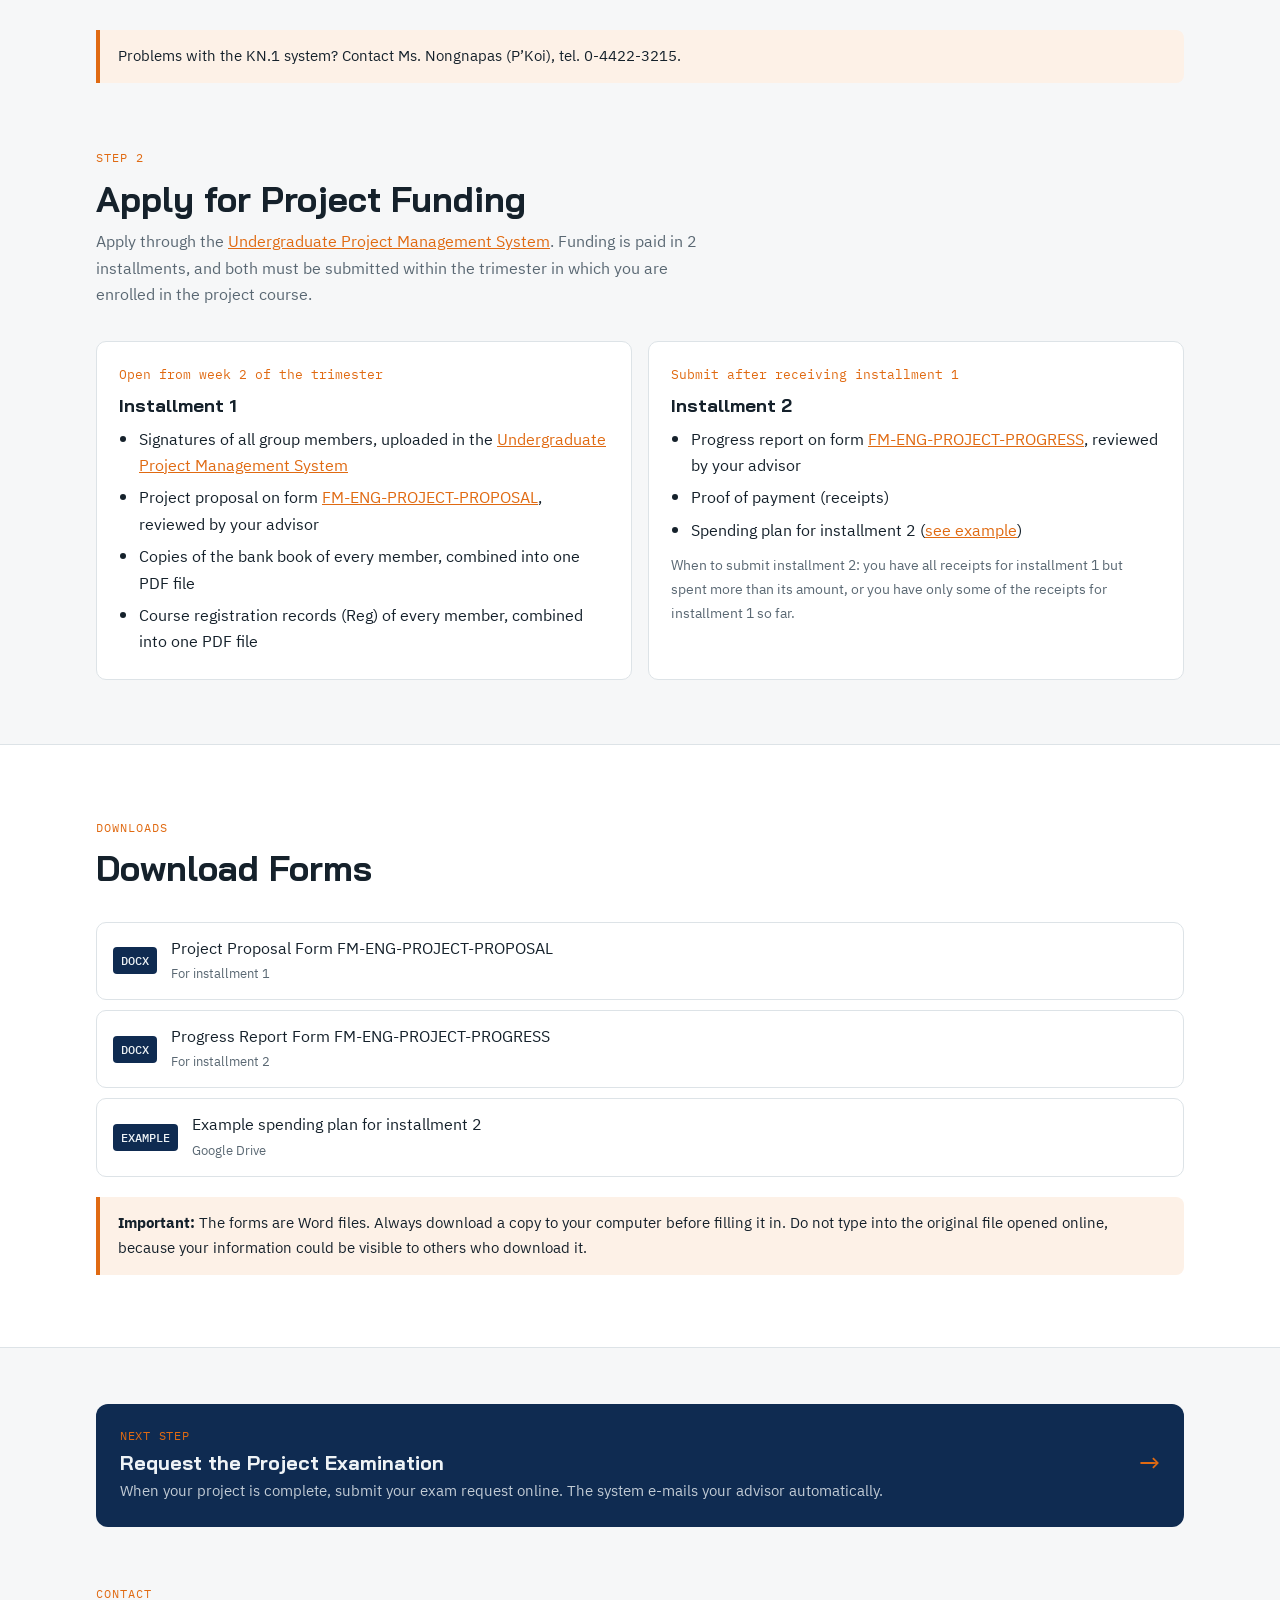
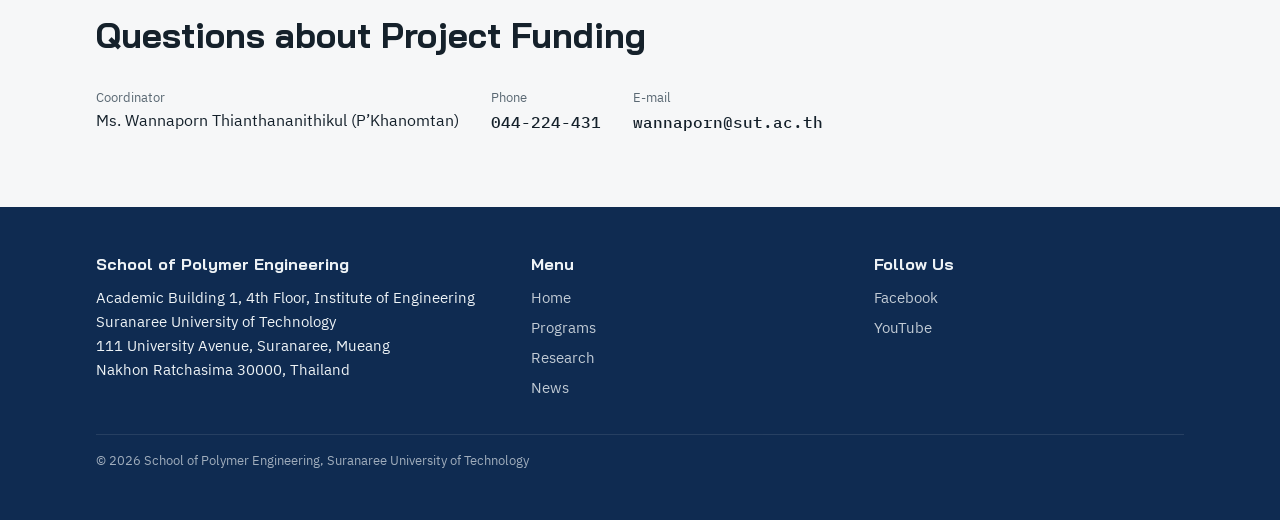
<file: project-en.html>
<!doctype html>
<html lang="en">
<head>
<meta charset="utf-8">
<meta name="viewport" content="width=device-width, initial-scale=1, viewport-fit=cover">
<title>Capstone Petrochemical and Polymer Engineering Project | School of Polymer Engineering, SUT</title>
<link rel="alternate" hreflang="th" href="project.html">
<link rel="alternate" hreflang="en" href="project-en.html">
<meta name="claude:viewport-fit-sides" content="cover">
<link rel="stylesheet" href="https://fonts.googleapis.com/css2?family=Bai+Jamjuree:wght@500;600;700&family=IBM+Plex+Sans+Thai:wght@400;500;600&family=IBM+Plex+Mono:wght@400;500&display=swap">
<link rel="stylesheet" href="style.css">
<style>body{margin:0}:root{padding-block:env(safe-area-inset-top,0px) env(safe-area-inset-bottom,0px)}</style>
</head>
<body>

<div class="strip"><div class="wrap">
  <span>Institute of Engineering, Suranaree University of Technology</span>
  <nav aria-label="Links by audience">
    <a href="programs.html">Prospective Students</a>
    <div class="dd"><a href="students.html" aria-current="page">Current Students<span class="caret" aria-hidden="true">▾</span></a>
      <div class="dd-menu">
        <a href="students.html#studyplan">Study Plans</a>
        <a href="project-en.html">Capstone Project</a>
        <a href="capstone.html">Project Exam Request</a>
        <a href="forms.html">Petition Forms</a>
        <a href="graduation.html">Graduation Check</a>
        <a href="advisors.html">Cohort Advisors</a>
      </div>
    </div>
    <a class="ws" href="workspace.html"><svg class="lock" viewBox="0 0 16 16" width="11" height="11" aria-hidden="true"><path d="M4.5 7V5a3.5 3.5 0 0 1 7 0v2h.5a1 1 0 0 1 1 1v6a1 1 0 0 1-1 1H4a1 1 0 0 1-1-1V8a1 1 0 0 1 1-1zm1.5 0h4V5a2 2 0 0 0-4 0z" fill="currentColor"/></svg>PE Workspace</a>
  </nav>
</div></div>

<header class="nav"><div class="wrap">
  <a class="brand" href="index.html" aria-label="Home">
  <img src="images/logo.jpg" alt="" width="40" height="40" style="object-fit:contain"> 
    <span><b>Polymer Engineering</b><small>School of Polymer Engineering, SUT</small></span>
  </a>
  <button class="menu-btn" id="menuBtn" aria-expanded="false" aria-controls="menu">Menu</button>
  <nav class="menu" id="menu" aria-label="Main menu">
    <a href="programs.html">Programs</a>
    <a href="index.html#research">Research</a>
    <a href="staff.html">People</a>
    <a href="index.html#news">News</a>
    <a href="index.html#services">Testing Services</a>
    <a href="index.html#contact">Contact</a>
  </nav>
</div></header>

<main>
<div class="page-head"><div class="wrap" style="padding-block:44px 64px">
  <p class="crumbs"><a href="index.html">Home</a> / <a href="students.html">Current Students</a> / Capstone Project</p>
  <a class="lang-sw" href="project.html" hreflang="th" lang="th">🌐 ภาษาไทย</a>
  <h1>Capstone Petrochemical and Polymer Engineering Project</h1>
  <p>How to request laboratory access, apply for project funding, and download the required forms. For students enrolled in the project course from Trimester 2/2025 (2/2568) onwards.</p>
  <div class="cta"><a class="btn primary" href="https://sutoffice365-my.sharepoint.com/:b:/g/personal/253027_office365_sut_ac_th/EcWE-rXZLO1BsYa_o-PBh3ABCODqnqu4W1RtLwuBsTBpdg?e=8vwfEF">Read the 2025 Announcement (Thai)</a></div>
  <!-- ===== Project stepper ===== -->
  <nav class="stepper" aria-label="Project stages">
    <a class="step-card" href="project-en.html" aria-current="step"><span class="n">1</span><span><b>During the Project</b><small>Lab access, funding, forms</small></span></a>
    <span class="arrow" aria-hidden="true">→</span>
    <a class="step-card" href="capstone.html"><span class="n">2</span><span><b>Project Examination</b><small>Submit request, track status, evaluation</small></span></a>
  </nav>
</div></div>

<div class="wrap"><div class="actions">
  <a href="https://cste.sut.ac.th/Project1/"><b>KN.1 System (คง.1)</b><span>Request equipment and laboratory use</span></a>
  <a href="https://boffice.sut.ac.th/bachelor.prj/"><b>Project Funding System</b><span>Apply for funding, installments 1 and 2</span></a>
  <a href="#forms"><b>Download Forms</b><span>Project proposal and progress report</span></a>
</div></div>


<!-- ===== Project schedule (dates are edited in schedule.js) ===== -->
<section class="sched" id="schedule"><div class="wrap">
  <details class="sched-box">
    <summary>
      <span class="sched-sum"><span class="ico" aria-hidden="true">📅</span><span><b id="schedTitle">Project Schedule</b><small id="schedNote">Click to see the deadline for each step</small></span></span>
      <span class="sched-toggle"><span class="t-open">View schedule</span><span class="t-close">Hide</span> <span class="chev" aria-hidden="true">▾</span></span>
    </summary>
    <div class="sched-table" role="table" aria-labelledby="schedTitle">
      <div class="sched-row sched-th" role="row"><span role="columnheader">Step</span><span role="columnheader">Deadline</span><span role="columnheader">Submit via</span><span role="columnheader">Status</span></div>
      <div id="schedBody"></div>
    </div>
    <p class="sched-foot">Dates may change according to announcements from the Institute of Engineering. The latest announcement always applies.</p>
  </details>
</div></section>
<style>
.lang-sw{display:inline-flex;width:fit-content;align-self:flex-start;align-items:center;gap:6px;margin:0 0 14px;padding:5px 14px;border-radius:999px;border:1px solid rgba(255,255,255,.35);color:#fff;text-decoration:none;font-size:.88rem;font-weight:600}
.lang-sw:hover{background:rgba(255,255,255,.1);border-color:var(--accent)}
.sched{padding-block:40px 0}
.sched-box{background:var(--surface);border:1px solid var(--line);border-left:4px solid var(--accent);border-radius:14px;overflow:hidden}
.sched-box summary{list-style:none;cursor:pointer;display:flex;flex-wrap:wrap;justify-content:space-between;align-items:center;gap:10px 20px;padding:16px 20px}
.sched-box summary::-webkit-details-marker{display:none}
.sched-box summary:hover{background:var(--tint)}
.sched-box summary:focus-visible{outline:2px solid var(--accent);outline-offset:-2px}
.sched-sum{display:flex;gap:12px;align-items:center;min-width:0}
.sched-sum .ico{font-size:1.4rem}
.sched-sum b{display:block;font-size:1.08rem}
.sched-sum small{display:block;color:var(--muted);font-size:.88rem}
.sched-sum small strong{color:var(--accent)}
.sched-toggle{display:inline-flex;align-items:center;gap:6px;font-weight:600;color:var(--accent);border:1px solid var(--accent);border-radius:999px;padding:6px 14px;font-size:.88rem;white-space:nowrap}
.sched-toggle .chev{transition:transform .2s}
.sched-box[open] .sched-toggle .chev{transform:rotate(180deg)}
.sched-box .t-close,.sched-box[open] .t-open{display:none}
.sched-box[open] .t-close{display:inline}
.sched-box[open] summary{border-bottom:1px solid var(--line)}
.sched-foot{margin:0;padding:10px 20px 14px;font-size:.82rem;color:var(--muted)}
.sched-table{background:var(--surface)}
.sched-row{display:grid;grid-template-columns:minmax(0,2.2fr) minmax(0,1.3fr) minmax(0,1.3fr) 150px;gap:16px;align-items:center;padding:14px 20px;border-top:1px solid var(--line)}
.sched-th{border-top:0;background:var(--bg);font-size:.82rem;font-weight:600;color:var(--muted);padding-block:10px}
.sched-row .what{display:flex;gap:12px;align-items:center;min-width:0}
.sched-row .no{flex:none;width:28px;height:28px;border-radius:50%;display:grid;place-items:center;font-weight:700;font-size:.85rem;background:var(--tint);color:var(--accent)}
.sched-row .what b{display:block}
.sched-row .what small{display:block;color:var(--muted);font-size:.82rem}
.sched-row .date{font-weight:600}
.sched-row .date small{display:block;font-weight:400;color:var(--muted);font-size:.8rem}
.sched-row .where{font-size:.9rem}
.sched-row .where a{color:var(--accent)}
.badge{display:inline-flex;align-items:center;gap:6px;border-radius:999px;padding:4px 12px;font-size:.8rem;font-weight:600;white-space:nowrap;justify-self:start}
.badge.soon{background:var(--accent);color:var(--accent-ink)}
.badge.open{background:var(--tint);color:var(--accent)}
.badge.later{background:var(--bg);color:var(--ink);border:1px solid var(--line)}
.badge.past{background:transparent;color:var(--muted);border:1px dashed var(--line)}
.badge.tba{background:transparent;color:var(--muted);border:1px solid var(--line)}
.sched-row.is-past .what b,.sched-row.is-past .date{color:var(--muted)}
.sched-row.is-soon{background:var(--tint)}
.sched-row.is-soon .no{background:var(--accent);color:var(--accent-ink)}
@media (max-width:760px){
  .sched-th{display:none}
  .sched-row{grid-template-columns:1fr auto;grid-template-areas:"what badge" "date date" "where where";gap:6px 12px}
  .sched-row .what{grid-area:what}.sched-row .badge{grid-area:badge;justify-self:end}
  .sched-row .date{grid-area:date;padding-left:40px}.sched-row .where{grid-area:where;padding-left:40px}
  .sched-row .where:has(.none){display:none}
  .sched-row .date::before{content:"Deadline: ";font-weight:400;color:var(--muted)}
}
</style>

<section style="padding-block:64px 32px" id="kong1"><div class="wrap">
  <div class="sec-head">
    <p class="eyebrow">Step 1</p>
    <h2>Submit the KN.1 Form (คง.1) for Laboratory Access</h2>
    <p class="lede">Request the use of equipment and laboratories at the Center for Scientific and Technological Equipment. You need the KN.1 form printed from the system and your Safety Card (safety training certificate).</p>
  </div>
  <ol class="steps">
    <li><div><b>Fill in the form in the KN.1 system</b><p>Go to <a href="https://cste.sut.ac.th/Project1/">cste.sut.ac.th/Project1</a>, complete all fields, then export the file to PDF.</p></div></li>
    <li><div><b>Get your advisor’s signature</b><p>Send the KN.1 form to your project advisor. An electronic signature is accepted.</p></div></li>
    <li><div><b>Send the signed form (PDF) to the School Secretary</b><p>Via LINE or e-mail: wannaporn@sut.ac.th</p></div></li>
    <li><div><b>The Secretary forwards it to the Head of School</b><p>Please wait for the document.</p></div></li>
    <li><div><b>The Secretary forwards it to the Dean</b><p>This takes 1–2 working days. Once approved, the form is returned to you.</p></div></li>
    <li><div><b>Upload the fully signed form to the system</b><p>Receive the file from the School, then upload it to <a href="https://cste.sut.ac.th/Project1/">cste.sut.ac.th/Project1</a>.</p></div></li>
  </ol>
  <p class="note" style="margin-top:16px">Problems with the KN.1 system? Contact Ms. Nongnapas (P’Koi), tel. 0-4422-3215.</p>
</div></section>

<section style="padding-block:32px 64px" id="budget"><div class="wrap">
  <div class="sec-head">
    <p class="eyebrow">Step 2</p>
    <h2>Apply for Project Funding</h2>
    <p class="lede">Apply through the <a href="https://boffice.sut.ac.th/bachelor.prj/" style="color:var(--accent)">Undergraduate Project Management System</a>. Funding is paid in 2 installments, and both must be submitted within the trimester in which you are enrolled in the project course.</p>
  </div>
  <div class="two">
    <article class="panel">
      <span class="when">Open from week 2 of the trimester</span>
      <h3>Installment 1</h3>
      <ul>
        <li>Signatures of all group members, uploaded in the <a href="https://boffice.sut.ac.th/bachelor.prj/" style="color:var(--accent)">Undergraduate Project Management System</a></li>
        <li>Project proposal on form <a href="#forms">FM-ENG-PROJECT-PROPOSAL</a>, reviewed by your advisor</li>
        <li>Copies of the bank book of every member, combined into one PDF file</li>
        <li>Course registration records (Reg) of every member, combined into one PDF file</li>
      </ul>
    </article>
    <article class="panel">
      <span class="when">Submit after receiving installment 1</span>
      <h3>Installment 2</h3>
      <ul>
        <li>Progress report on form <a href="#forms">FM-ENG-PROJECT-PROGRESS</a>, reviewed by your advisor</li>
        <li>Proof of payment (receipts)</li>
        <li>Spending plan for installment 2 (<a href="https://drive.google.com/file/d/1FJGxfgjUR8g8bXQAtyUWlA-mhr9a7YZD/view?usp=sharing">see example</a>)</li>
      </ul>
      <p style="font-size:.9rem;color:var(--muted)">When to submit installment 2: you have all receipts for installment 1 but spent more than its amount, or you have only some of the receipts for installment 1 so far.</p>
    </article>
  </div>
</div></section>

<section class="band" id="forms"><div class="wrap">
  <div class="sec-head">
    <p class="eyebrow">Downloads</p>
    <h2>Download Forms</h2>
  </div>
  <div class="files">
    <a class="file" href="https://sutoffice365-my.sharepoint.com/:w:/g/personal/pranitta_sut_ac_th/IQA_NOCmh-wHRYn2JtA6nqCFAf4xnL3r5ap86WdPaX3aSIY?e=FXuA2I"><span class="ext">DOCX</span><span>Project Proposal Form FM-ENG-PROJECT-PROPOSAL<small>For installment 1</small></span></a>
    <a class="file" href="https://sutoffice365-my.sharepoint.com/:w:/g/personal/pranitta_sut_ac_th/IQC7P0tkIFHqRLKj4XPnVYS8AdonNfiG4qwVnM2lYPejHUM?e=rbaI4c"><span class="ext">DOCX</span><span>Progress Report Form FM-ENG-PROJECT-PROGRESS<small>For installment 2</small></span></a>
    <a class="file" href="https://drive.google.com/file/d/1FJGxfgjUR8g8bXQAtyUWlA-mhr9a7YZD/view?usp=sharing"><span class="ext">EXAMPLE</span><span>Example spending plan for installment 2<small>Google Drive</small></span></a>
  </div>
  <p class="note" style="margin-top:20px"><b>Important:</b> The forms are Word files. Always download a copy to your computer before filling it in. Do not type into the original file opened online, because your information could be visible to others who download it.</p>
</div></section>

<section style="padding-block:56px 0"><div class="wrap">
  <a class="next" href="capstone.html"><span><small>Next step</small><b>Request the Project Examination</b><span>When your project is complete, submit your exam request online. The system e-mails your advisor automatically.</span></span><span class="go" aria-hidden="true">→</span></a>
</div></section>

<section id="ask" style="padding-block:56px 72px"><div class="wrap">
  <div class="sec-head">
    <p class="eyebrow">Contact</p>
    <h2>Questions about Project Funding</h2>
  </div>
  <div class="contact">
    <div><small>Coordinator</small><span>Ms. Wannaporn Thianthananithikul (P’Khanomtan)</span></div>
    <div><small>Phone</small><b>044-224-431</b></div>
    <div><small>E-mail</small><b>wannaporn@sut.ac.th</b></div>
  </div>
</div></section>
</main>
  
<footer id="contact"><div class="wrap">
  <div>
    <h3>School of Polymer Engineering</h3>
    <p>Academic Building 1, 4th Floor, Institute of Engineering<br>Suranaree University of Technology<br>111 University Avenue, Suranaree, Mueang<br>Nakhon Ratchasima 30000, Thailand</p>
  </div>
  <div>
    <h3>Menu</h3>
    <ul>
      <li><a href="index.html">Home</a></li>
      <li><a href="programs.html">Programs</a></li>
      <li><a href="index.html#research">Research</a></li>
      <li><a href="index.html#news">News</a></li>
    </ul>
  </div>
  <div>
    <h3>Follow Us</h3>
    <ul>
      <li><a href="https://www.facebook.com/EngineeringSUT">Facebook</a></li>
      <li><a href="https://www.youtube.com/@EngineeringSUT">YouTube</a></li>
    </ul>
  </div>
  <p class="copy">© 2026 School of Polymer Engineering, Suranaree University of Technology</p>
</div></footer>

<script>
const mb=document.getElementById('menuBtn'),menu=document.getElementById('menu');
mb.addEventListener('click',()=>{const o=menu.classList.toggle('open');mb.setAttribute('aria-expanded',o)});
</script>
<script src="schedule.js"></script>
</body>
</html>
</file>
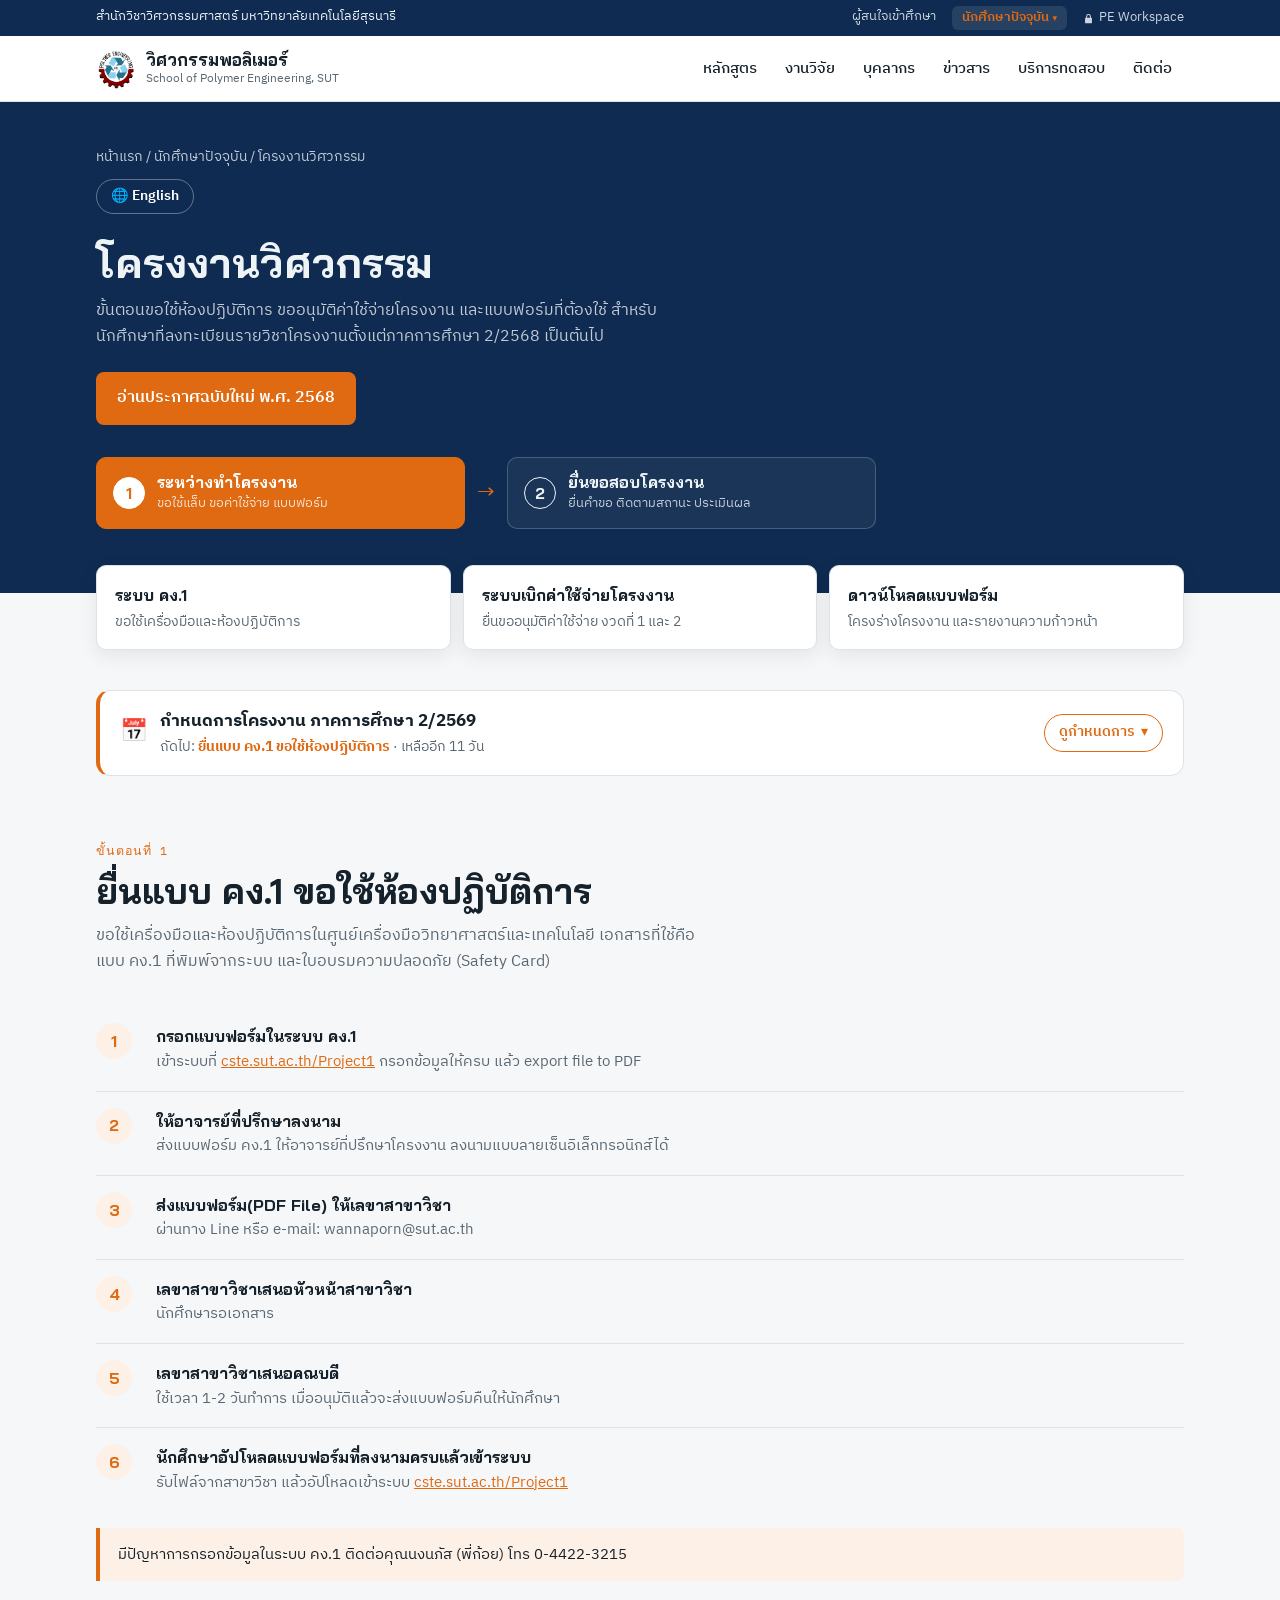
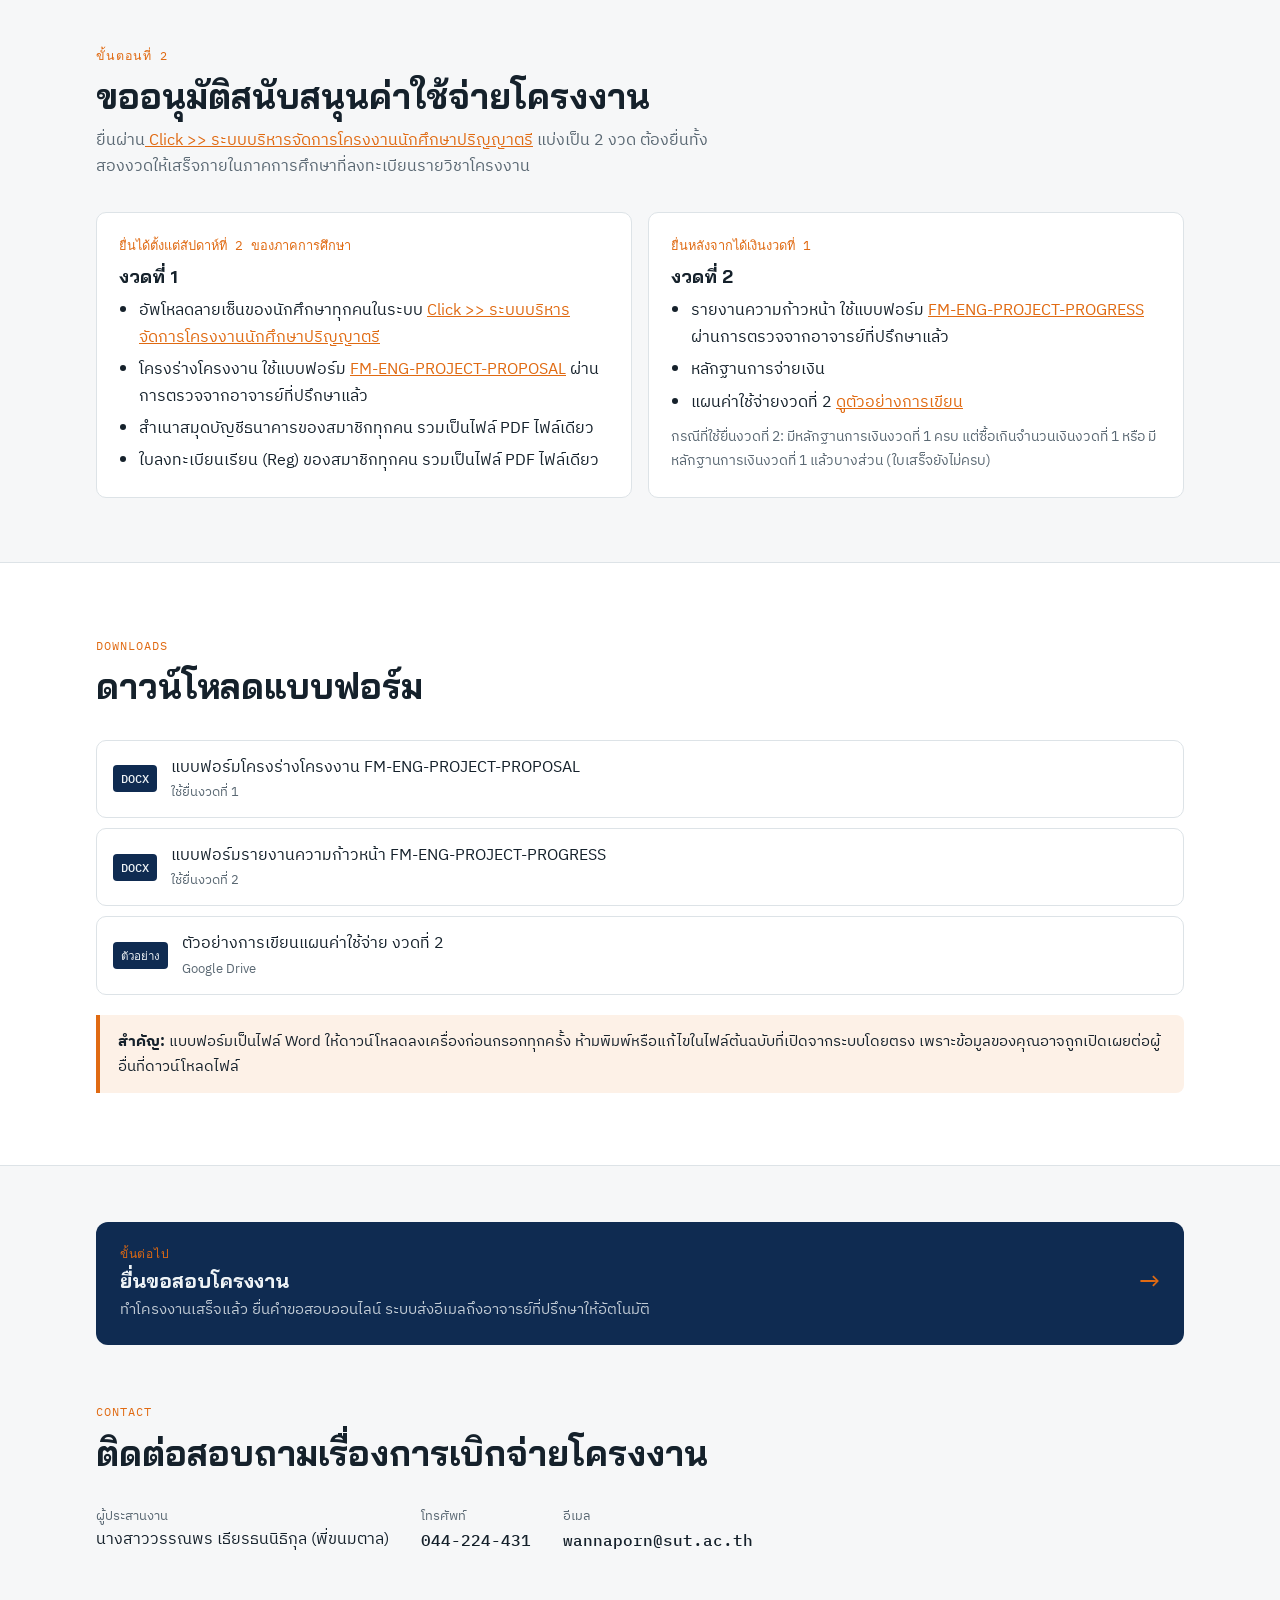
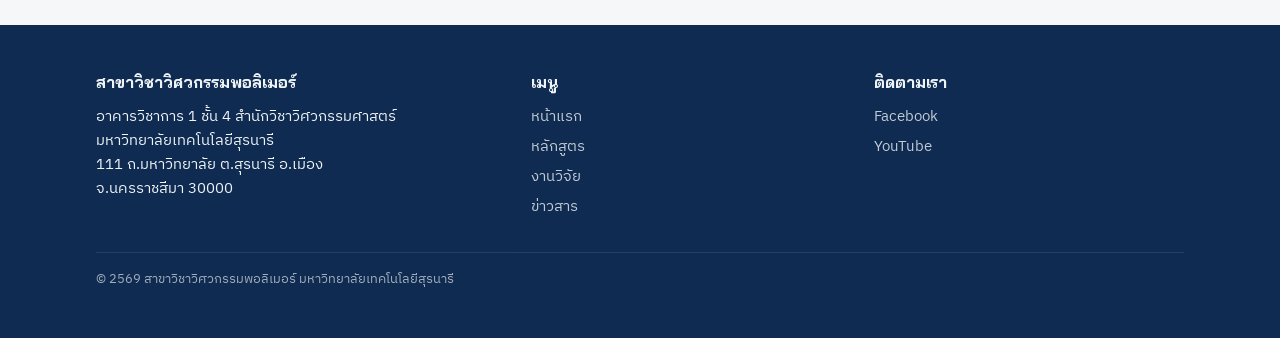
<file: project.html>
<!doctype html>
<html lang="th">
<head>
<meta charset="utf-8">
<meta name="viewport" content="width=device-width, initial-scale=1, viewport-fit=cover">
<title> โครงงานวิศวกรรม | Capstone Polymer Engineering Project</title>
<link rel="alternate" hreflang="th" href="project.html">
<link rel="alternate" hreflang="en" href="project-en.html">
<meta name="claude:viewport-fit-sides" content="cover">
<link rel="stylesheet" href="https://fonts.googleapis.com/css2?family=Bai+Jamjuree:wght@500;600;700&family=IBM+Plex+Sans+Thai:wght@400;500;600&family=IBM+Plex+Mono:wght@400;500&display=swap">
<link rel="stylesheet" href="style.css">
<style>body{margin:0}:root{padding-block:env(safe-area-inset-top,0px) env(safe-area-inset-bottom,0px)}</style>
</head>
<body>

<div class="strip"><div class="wrap">
  <span>สำนักวิชาวิศวกรรมศาสตร์ มหาวิทยาลัยเทคโนโลยีสุรนารี</span>
  <nav aria-label="ลิงก์สำหรับกลุ่มผู้ใช้">
    <a href="programs.html">ผู้สนใจเข้าศึกษา</a>
    <div class="dd"><a href="students.html" aria-current="page">นักศึกษาปัจจุบัน<span class="caret" aria-hidden="true">▾</span></a>
      <div class="dd-menu">
        <a href="students.html#studyplan">แผนการศึกษา</a>
        <a href="project.html">โครงงานวิศวกรรม</a>
        <a href="capstone.html">ยื่นขอสอบโครงงาน</a>
        <a href="forms.html">แบบฟอร์มคำร้อง</a>
        <a href="graduation.html">ตรวจสอบการจบการศึกษา</a>
        <a href="advisors.html">อาจารย์ที่ปรึกษาประจำรุ่น</a>
      </div>
    </div>
    <a class="ws" href="workspace.html"><svg class="lock" viewBox="0 0 16 16" width="11" height="11" aria-hidden="true"><path d="M4.5 7V5a3.5 3.5 0 0 1 7 0v2h.5a1 1 0 0 1 1 1v6a1 1 0 0 1-1 1H4a1 1 0 0 1-1-1V8a1 1 0 0 1 1-1zm1.5 0h4V5a2 2 0 0 0-4 0z" fill="currentColor"/></svg>PE Workspace</a>
  </nav>
</div></div>

<header class="nav"><div class="wrap">
  <a class="brand" href="index.html" aria-label="หน้าแรก">
  <img src="images/logo.jpg" alt="" width="40" height="40" style="object-fit:contain"> 
    <span><b>วิศวกรรมพอลิเมอร์</b><small>School of Polymer Engineering, SUT</small></span>
  </a>
  <button class="menu-btn" id="menuBtn" aria-expanded="false" aria-controls="menu">เมนู</button>
  <nav class="menu" id="menu" aria-label="เมนูหลัก">
    <a href="programs.html">หลักสูตร</a>
    <a href="index.html#research">งานวิจัย</a>
    <a href="staff.html" >บุคลากร</a>
    <a href="index.html#news">ข่าวสาร</a>
    <a href="index.html#services">บริการทดสอบ</a>
    <a href="index.html#contact">ติดต่อ</a>
  </nav>
</div></header>

<main>
<div class="page-head"><div class="wrap" style="padding-block:44px 64px">
  <p class="crumbs"><a href="index.html">หน้าแรก</a> / <a href="students.html">นักศึกษาปัจจุบัน</a> / โครงงานวิศวกรรม</p>
  <a class="lang-sw" href="project-en.html" hreflang="en" lang="en">🌐 English</a>
  <h1>โครงงานวิศวกรรม</h1>
  <p>ขั้นตอนขอใช้ห้องปฏิบัติการ ขออนุมัติค่าใช้จ่ายโครงงาน และแบบฟอร์มที่ต้องใช้ สำหรับนักศึกษาที่ลงทะเบียนรายวิชาโครงงานตั้งแต่ภาคการศึกษา 2/2568 เป็นต้นไป</p>
  <div class="cta"><a class="btn primary" href="https://sutoffice365-my.sharepoint.com/:b:/g/personal/253027_office365_sut_ac_th/EcWE-rXZLO1BsYa_o-PBh3ABCODqnqu4W1RtLwuBsTBpdg?e=8vwfEF">อ่านประกาศฉบับใหม่ พ.ศ. 2568</a></div>
  <!-- ===== แถบขั้นตอนโครงงาน ===== -->
  <nav class="stepper" aria-label="ขั้นตอนโครงงาน">
    <a class="step-card" href="project.html" aria-current="step"><span class="n">1</span><span><b>ระหว่างทำโครงงาน</b><small>ขอใช้แล็บ ขอค่าใช้จ่าย แบบฟอร์ม</small></span></a>
    <span class="arrow" aria-hidden="true">→</span>
    <a class="step-card" href="capstone.html"><span class="n">2</span><span><b>ยื่นขอสอบโครงงาน</b><small>ยื่นคำขอ ติดตามสถานะ ประเมินผล</small></span></a>
  </nav>
</div></div>

<div class="wrap"><div class="actions">
  <a href="https://cste.sut.ac.th/Project1/"><b>ระบบ คง.1</b><span>ขอใช้เครื่องมือและห้องปฏิบัติการ</span></a>
  <a href="https://boffice.sut.ac.th/bachelor.prj/"><b>ระบบเบิกค่าใช้จ่ายโครงงาน</b><span>ยื่นขออนุมัติค่าใช้จ่าย งวดที่ 1 และ 2</span></a>
  <a href="#forms"><b>ดาวน์โหลดแบบฟอร์ม</b><span>โครงร่างโครงงาน และรายงานความก้าวหน้า</span></a>
</div></div>


<!-- ===== กำหนดการโครงงาน (แก้วันที่ได้ที่ไฟล์ schedule.js) ===== -->
<section class="sched" id="schedule"><div class="wrap">
  <details class="sched-box">
    <summary>
      <span class="sched-sum"><span class="ico" aria-hidden="true">📅</span><span><b id="schedTitle">กำหนดการโครงงาน</b><small id="schedNote">กดเพื่อดูวันที่ต้องยื่นแต่ละขั้นตอน</small></span></span>
      <span class="sched-toggle"><span class="t-open">ดูกำหนดการ</span><span class="t-close">ซ่อน</span> <span class="chev" aria-hidden="true">▾</span></span>
    </summary>
    <div class="sched-table" role="table" aria-labelledby="schedTitle">
      <div class="sched-row sched-th" role="row"><span role="columnheader">ขั้นตอน</span><span role="columnheader">กำหนดส่ง</span><span role="columnheader">ยื่นที่</span><span role="columnheader">สถานะ</span></div>
      <div id="schedBody"></div>
    </div>
    <p class="sched-foot">วันที่อาจเปลี่ยนแปลงตามประกาศของสำนักวิชา ยึดตามประกาศล่าสุดเป็นหลัก</p>
  </details>
</div></section>
<style>
.lang-sw{display:inline-flex;width:fit-content;align-self:flex-start;align-items:center;gap:6px;margin:0 0 14px;padding:5px 14px;border-radius:999px;border:1px solid rgba(255,255,255,.35);color:#fff;text-decoration:none;font-size:.88rem;font-weight:600}
.lang-sw:hover{background:rgba(255,255,255,.1);border-color:var(--accent)}
.sched{padding-block:40px 0}
.sched-box{background:var(--surface);border:1px solid var(--line);border-left:4px solid var(--accent);border-radius:14px;overflow:hidden}
.sched-box summary{list-style:none;cursor:pointer;display:flex;flex-wrap:wrap;justify-content:space-between;align-items:center;gap:10px 20px;padding:16px 20px}
.sched-box summary::-webkit-details-marker{display:none}
.sched-box summary:hover{background:var(--tint)}
.sched-box summary:focus-visible{outline:2px solid var(--accent);outline-offset:-2px}
.sched-sum{display:flex;gap:12px;align-items:center;min-width:0}
.sched-sum .ico{font-size:1.4rem}
.sched-sum b{display:block;font-size:1.08rem}
.sched-sum small{display:block;color:var(--muted);font-size:.88rem}
.sched-sum small strong{color:var(--accent)}
.sched-toggle{display:inline-flex;align-items:center;gap:6px;font-weight:600;color:var(--accent);border:1px solid var(--accent);border-radius:999px;padding:6px 14px;font-size:.88rem;white-space:nowrap}
.sched-toggle .chev{transition:transform .2s}
.sched-box[open] .sched-toggle .chev{transform:rotate(180deg)}
.sched-box .t-close,.sched-box[open] .t-open{display:none}
.sched-box[open] .t-close{display:inline}
.sched-box[open] summary{border-bottom:1px solid var(--line)}
.sched-foot{margin:0;padding:10px 20px 14px;font-size:.82rem;color:var(--muted)}
.sched-table{background:var(--surface)}
.sched-row{display:grid;grid-template-columns:minmax(0,2.2fr) minmax(0,1.3fr) minmax(0,1.3fr) 150px;gap:16px;align-items:center;padding:14px 20px;border-top:1px solid var(--line)}
.sched-th{border-top:0;background:var(--bg);font-size:.82rem;font-weight:600;color:var(--muted);padding-block:10px}
.sched-row .what{display:flex;gap:12px;align-items:center;min-width:0}
.sched-row .no{flex:none;width:28px;height:28px;border-radius:50%;display:grid;place-items:center;font-weight:700;font-size:.85rem;background:var(--tint);color:var(--accent)}
.sched-row .what b{display:block}
.sched-row .what small{display:block;color:var(--muted);font-size:.82rem}
.sched-row .date{font-weight:600}
.sched-row .date small{display:block;font-weight:400;color:var(--muted);font-size:.8rem}
.sched-row .where{font-size:.9rem}
.sched-row .where a{color:var(--accent)}
.badge{display:inline-flex;align-items:center;gap:6px;border-radius:999px;padding:4px 12px;font-size:.8rem;font-weight:600;white-space:nowrap;justify-self:start}
.badge.soon{background:var(--accent);color:var(--accent-ink)}
.badge.open{background:var(--tint);color:var(--accent)}
.badge.later{background:var(--bg);color:var(--ink);border:1px solid var(--line)}
.badge.past{background:transparent;color:var(--muted);border:1px dashed var(--line)}
.badge.tba{background:transparent;color:var(--muted);border:1px solid var(--line)}
.sched-row.is-past .what b,.sched-row.is-past .date{color:var(--muted)}
.sched-row.is-soon{background:var(--tint)}
.sched-row.is-soon .no{background:var(--accent);color:var(--accent-ink)}
@media (max-width:760px){
  .sched-th{display:none}
  .sched-row{grid-template-columns:1fr auto;grid-template-areas:"what badge" "date date" "where where";gap:6px 12px}
  .sched-row .what{grid-area:what}.sched-row .badge{grid-area:badge;justify-self:end}
  .sched-row .date{grid-area:date;padding-left:40px}.sched-row .where{grid-area:where;padding-left:40px}
  .sched-row .where:has(.none){display:none}
  .sched-row .date::before{content:"กำหนดส่ง: ";font-weight:400;color:var(--muted)}
}
</style>

<section style="padding-block:64px 32px" id="kong1"><div class="wrap">
  <div class="sec-head">
    <p class="eyebrow">ขั้นตอนที่ 1</p>
    <h2>ยื่นแบบ คง.1 ขอใช้ห้องปฏิบัติการ</h2>
    <p class="lede">ขอใช้เครื่องมือและห้องปฏิบัติการในศูนย์เครื่องมือวิทยาศาสตร์และเทคโนโลยี เอกสารที่ใช้คือแบบ คง.1 ที่พิมพ์จากระบบ และใบอบรมความปลอดภัย (Safety Card)</p>
  </div>
  <ol class="steps">
    <li><div><b>กรอกแบบฟอร์มในระบบ คง.1</b><p>เข้าระบบที่ <a href="https://cste.sut.ac.th/Project1/">cste.sut.ac.th/Project1</a> กรอกข้อมูลให้ครบ แล้ว export file to PDF</p></div></li>
    <li><div><b>ให้อาจารย์ที่ปรึกษาลงนาม</b><p>ส่งแบบฟอร์ม คง.1 ให้อาจารย์ที่ปรึกษาโครงงาน ลงนามแบบลายเซ็นอิเล็กทรอนิกส์ได้</p></div></li>
    <li><div><b>ส่งแบบฟอร์ม(PDF File) ให้เลขาสาขาวิชา</b><p>ผ่านทาง Line หรือ e-mail: wannaporn@sut.ac.th</p></div></li>
    <li><div><b>เลขาสาขาวิชาเสนอหัวหน้าสาขาวิชา</b><p> นักศึกษารอเอกสาร</p></div></li>
    <li><div><b>เลขาสาขาวิชาเสนอคณบดี</b><p>ใช้เวลา 1-2 วันทำการ เมื่ออนุมัติแล้วจะส่งแบบฟอร์มคืนให้นักศึกษา</p></div></li>
    <li><div><b>นักศึกษาอัปโหลดแบบฟอร์มที่ลงนามครบแล้วเข้าระบบ</b><p>รับไฟล์จากสาขาวิชา แล้วอัปโหลดเข้าระบบ <a href="https://cste.sut.ac.th/Project1/">cste.sut.ac.th/Project1</a></p></div></li>
  </ol>
  <p class="note" style="margin-top:16px">มีปัญหาการกรอกข้อมูลในระบบ คง.1 ติดต่อคุณนงนภัส (พี่ก้อย) โทร 0-4422-3215</p>
</div></section>

<section style="padding-block:32px 64px" id="budget"><div class="wrap">
  <div class="sec-head">
    <p class="eyebrow">ขั้นตอนที่ 2</p>
    <h2>ขออนุมัติสนับสนุนค่าใช้จ่ายโครงงาน</h2>
    <p class="lede">ยื่นผ่าน<a href="https://boffice.sut.ac.th/bachelor.prj/" style="color:var(--accent)"> Click >> ระบบบริหารจัดการโครงงานนักศึกษาปริญญาตรี</a> แบ่งเป็น 2 งวด ต้องยื่นทั้งสองงวดให้เสร็จภายในภาคการศึกษาที่ลงทะเบียนรายวิชาโครงงาน</p>
  </div>
  <div class="two">
    <article class="panel">
      <span class="when">ยื่นได้ตั้งแต่สัปดาห์ที่ 2 ของภาคการศึกษา</span>
      <h3>งวดที่ 1</h3>
      <ul>
        <li>อัพโหลดลายเซ็นของนักศึกษาทุกคนในระบบ <a href="https://boffice.sut.ac.th/bachelor.prj/" style="color:var(--accent)"> Click >> ระบบบริหารจัดการโครงงานนักศึกษาปริญญาตรี</a></li>
        <li>โครงร่างโครงงาน ใช้แบบฟอร์ม <a href="#forms">FM-ENG-PROJECT-PROPOSAL</a> ผ่านการตรวจจากอาจารย์ที่ปรึกษาแล้ว</li>
        <li>สำเนาสมุดบัญชีธนาคารของสมาชิกทุกคน รวมเป็นไฟล์ PDF ไฟล์เดียว</li>
        <li>ใบลงทะเบียนเรียน (Reg) ของสมาชิกทุกคน รวมเป็นไฟล์ PDF ไฟล์เดียว</li>
      </ul>
    </article>
    <article class="panel">
      <span class="when">ยื่นหลังจากได้เงินงวดที่ 1 </span>
      <h3>งวดที่ 2</h3>
      <ul>
        <li>รายงานความก้าวหน้า ใช้แบบฟอร์ม <a href="#forms">FM-ENG-PROJECT-PROGRESS</a> ผ่านการตรวจจากอาจารย์ที่ปรึกษาแล้ว</li>
        <li>หลักฐานการจ่ายเงิน</li>
        <li>แผนค่าใช้จ่ายงวดที่ 2 <a href="https://drive.google.com/file/d/1FJGxfgjUR8g8bXQAtyUWlA-mhr9a7YZD/view?usp=sharing">ดูตัวอย่างการเขียน</a></li>
      </ul>
      <p style="font-size:.9rem;color:var(--muted)">กรณีที่ใช้ยื่นงวดที่ 2: มีหลักฐานการเงินงวดที่ 1 ครบ แต่ซื้อเกินจำนวนเงินงวดที่ 1 หรือ มีหลักฐานการเงินงวดที่ 1 แล้วบางส่วน (ใบเสร็จยังไม่ครบ)</p>
    </article>
  </div>
</div></section>

<section class="band" id="forms"><div class="wrap">
  <div class="sec-head">
    <p class="eyebrow">Downloads</p>
    <h2>ดาวน์โหลดแบบฟอร์ม</h2>
  </div>
  <div class="files">
    <a class="file" href="https://sutoffice365-my.sharepoint.com/:w:/g/personal/pranitta_sut_ac_th/IQA_NOCmh-wHRYn2JtA6nqCFAf4xnL3r5ap86WdPaX3aSIY?e=FXuA2I"><span class="ext">DOCX</span><span>แบบฟอร์มโครงร่างโครงงาน FM-ENG-PROJECT-PROPOSAL<small>ใช้ยื่นงวดที่ 1</small></span></a>
    <a class="file" href="https://sutoffice365-my.sharepoint.com/:w:/g/personal/pranitta_sut_ac_th/IQC7P0tkIFHqRLKj4XPnVYS8AdonNfiG4qwVnM2lYPejHUM?e=rbaI4c"><span class="ext">DOCX</span><span>แบบฟอร์มรายงานความก้าวหน้า FM-ENG-PROJECT-PROGRESS<small>ใช้ยื่นงวดที่ 2</small></span></a>
    <a class="file" href="https://drive.google.com/file/d/1FJGxfgjUR8g8bXQAtyUWlA-mhr9a7YZD/view?usp=sharing"><span class="ext">ตัวอย่าง</span><span>ตัวอย่างการเขียนแผนค่าใช้จ่าย งวดที่ 2<small>Google Drive</small></span></a>
  </div>
  <p class="note" style="margin-top:20px"><b>สำคัญ:</b> แบบฟอร์มเป็นไฟล์ Word ให้ดาวน์โหลดลงเครื่องก่อนกรอกทุกครั้ง ห้ามพิมพ์หรือแก้ไขในไฟล์ต้นฉบับที่เปิดจากระบบโดยตรง เพราะข้อมูลของคุณอาจถูกเปิดเผยต่อผู้อื่นที่ดาวน์โหลดไฟล์</p>
</div></section>

<section style="padding-block:56px 0"><div class="wrap">
  <a class="next" href="capstone.html"><span><small>ขั้นต่อไป</small><b>ยื่นขอสอบโครงงาน</b><span>ทำโครงงานเสร็จแล้ว ยื่นคำขอสอบออนไลน์ ระบบส่งอีเมลถึงอาจารย์ที่ปรึกษาให้อัตโนมัติ</span></span><span class="go" aria-hidden="true">→</span></a>
</div></section>

<section id="ask" style="padding-block:56px 72px"><div class="wrap">
  <div class="sec-head">
    <p class="eyebrow">Contact</p>
    <h2>ติดต่อสอบถามเรื่องการเบิกจ่ายโครงงาน</h2>
  </div>
  <div class="contact">
    <div><small>ผู้ประสานงาน</small><span>นางสาววรรณพร เธียรธนนิธิกุล (พี่ขนมตาล)</span></div>
    <div><small>โทรศัพท์</small><b>044-224-431</b></div>
    <div><small>อีเมล</small><b>wannaporn@sut.ac.th</b></div>
  </div>
</div></section>
</main>
  
<footer id="contact"><div class="wrap">
  <div>
    <h3>สาขาวิชาวิศวกรรมพอลิเมอร์</h3>
    <p>อาคารวิชาการ 1 ชั้น 4 สำนักวิชาวิศวกรรมศาสตร์<br>มหาวิทยาลัยเทคโนโลยีสุรนารี<br>111 ถ.มหาวิทยาลัย ต.สุรนารี อ.เมือง<br>จ.นครราชสีมา 30000</p>
  </div>
  <div>
    <h3>เมนู</h3>
    <ul>
      <li><a href="index.html">หน้าแรก</a></li>
      <li><a href="programs.html">หลักสูตร</a></li>
      <li><a href="index.html#research">งานวิจัย</a></li>
      <li><a href="index.html#news">ข่าวสาร</a></li>
    </ul>
  </div>
  <div>
    <h3>ติดตามเรา</h3>
    <ul>
      <li><a href="https://www.facebook.com/EngineeringSUT">Facebook</a></li>
      <li><a href="https://www.youtube.com/@EngineeringSUT">YouTube</a></li>
    </ul>
  </div>
  <p class="copy">© 2569 สาขาวิชาวิศวกรรมพอลิเมอร์ มหาวิทยาลัยเทคโนโลยีสุรนารี</p>
</div></footer>

<script>
const mb=document.getElementById('menuBtn'),menu=document.getElementById('menu');
mb.addEventListener('click',()=>{const o=menu.classList.toggle('open');mb.setAttribute('aria-expanded',o)});
</script>
<script src="schedule.js"></script>
</body>
</html>
</file>
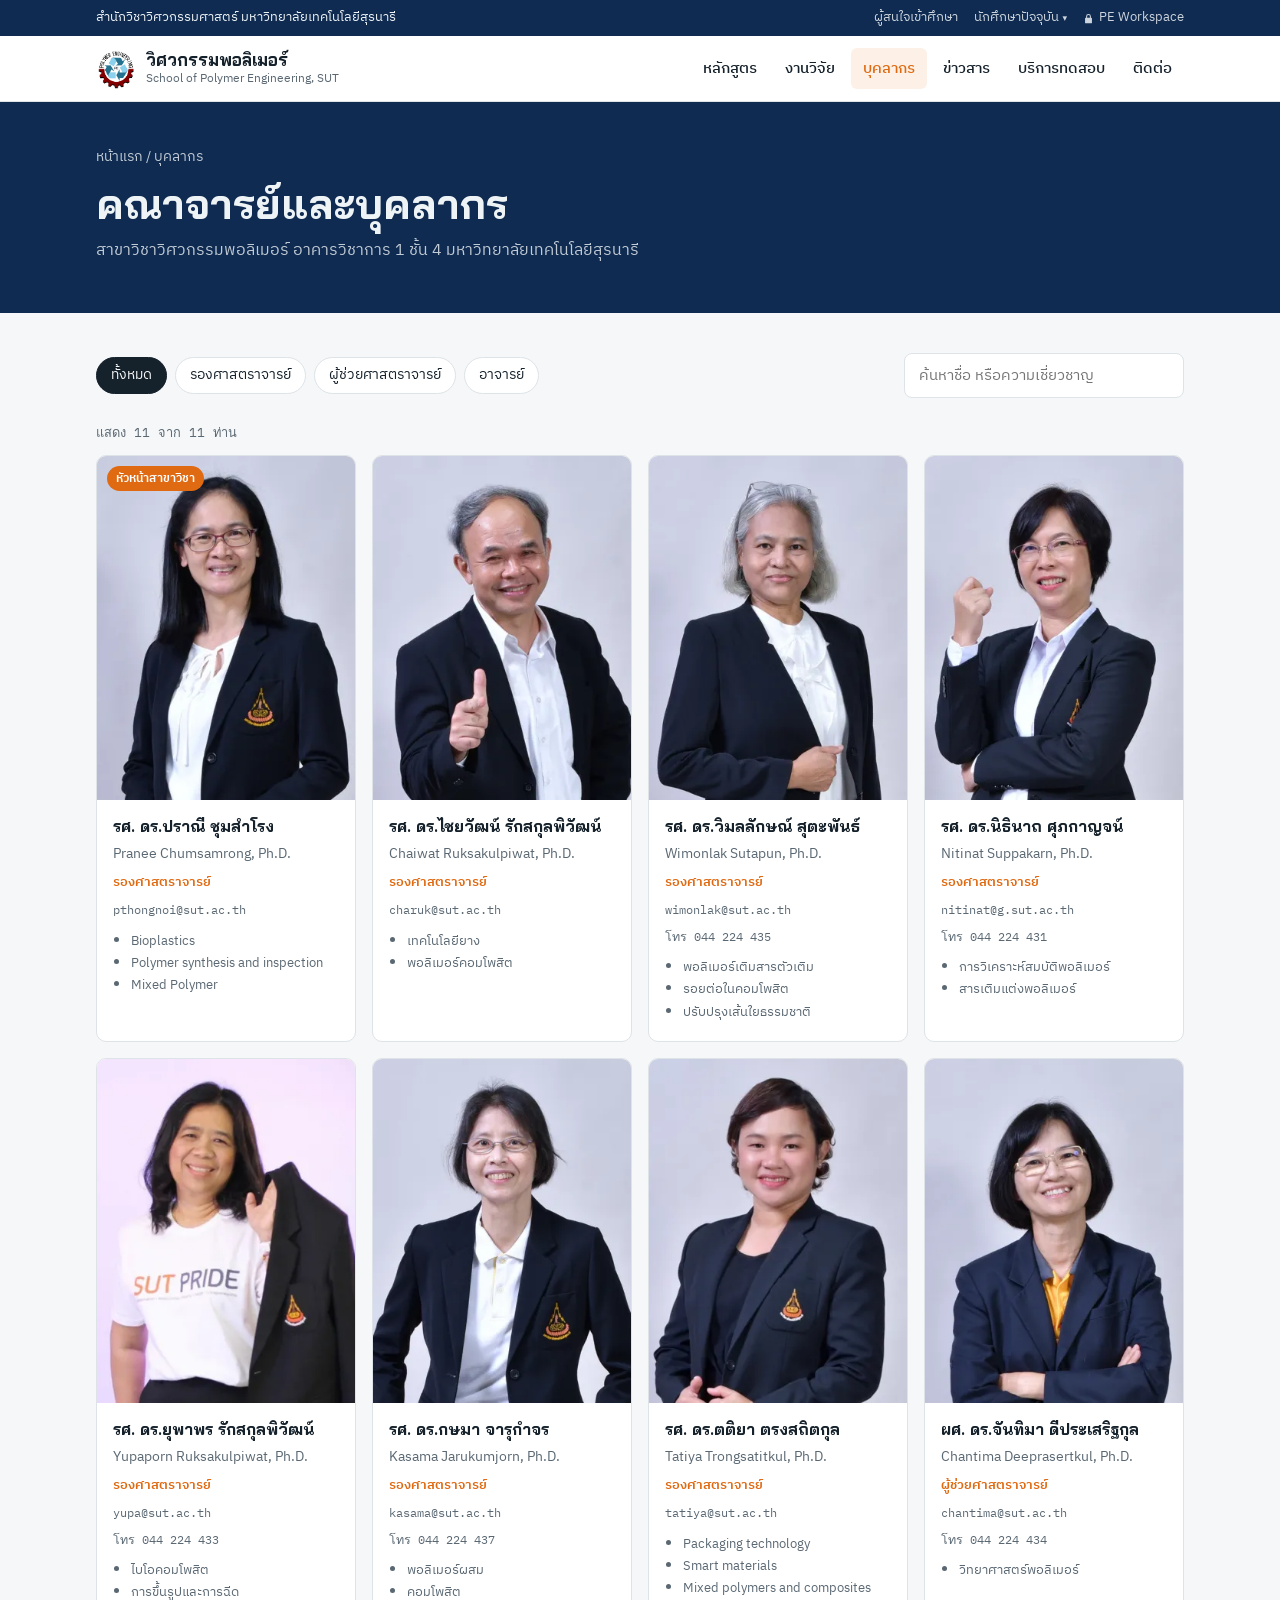
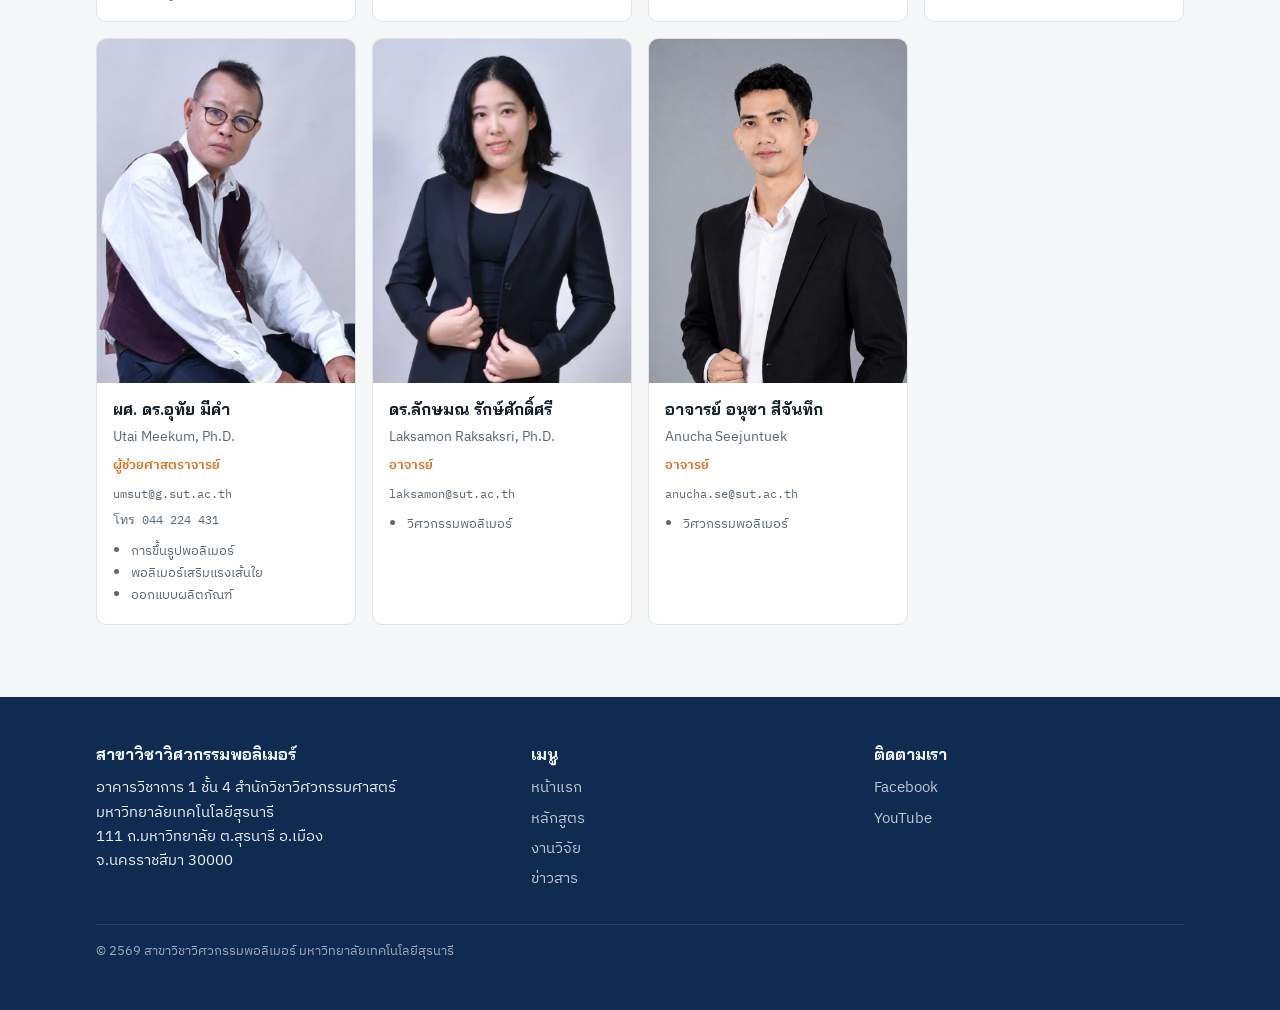
<file: staff.html>
<!doctype html>
<html lang="th">
<head>
<meta charset="utf-8">
<meta name="viewport" content="width=device-width, initial-scale=1, viewport-fit=cover">
<title>บุคลากร | Polymer Engineering SUT</title>
<meta name="claude:viewport-fit-sides" content="cover">
<link rel="stylesheet" href="https://fonts.googleapis.com/css2?family=Bai+Jamjuree:wght@500;600;700&family=IBM+Plex+Sans+Thai:wght@400;500;600&family=IBM+Plex+Mono:wght@400;500&display=swap">
<link rel="stylesheet" href="style.css">
<style>body{margin:0}:root{padding-block:env(safe-area-inset-top,0px) env(safe-area-inset-bottom,0px)}</style>
</head>
<body>

<div class="strip"><div class="wrap">
  <span>สำนักวิชาวิศวกรรมศาสตร์ มหาวิทยาลัยเทคโนโลยีสุรนารี</span>
  <nav aria-label="ลิงก์สำหรับกลุ่มผู้ใช้">
    <a href="programs.html">ผู้สนใจเข้าศึกษา</a>
    <div class="dd"><a href="students.html">นักศึกษาปัจจุบัน<span class="caret" aria-hidden="true">▾</span></a>
      <div class="dd-menu">
        <a href="students.html#studyplan">แผนการศึกษา</a>
        <a href="project.html">โครงงานวิศวกรรม</a>
        <a href="capstone.html">ยื่นขอสอบโครงงาน</a>
        <a href="forms.html">แบบฟอร์มคำร้อง</a>
        <a href="graduation.html">ตรวจสอบการจบการศึกษา</a>
        <a href="advisors.html">อาจารย์ที่ปรึกษาประจำรุ่น</a>
      </div>
    </div>
    <a class="ws" href="workspace.html"><svg class="lock" viewBox="0 0 16 16" width="11" height="11" aria-hidden="true"><path d="M4.5 7V5a3.5 3.5 0 0 1 7 0v2h.5a1 1 0 0 1 1 1v6a1 1 0 0 1-1 1H4a1 1 0 0 1-1-1V8a1 1 0 0 1 1-1zm1.5 0h4V5a2 2 0 0 0-4 0z" fill="currentColor"/></svg>PE Workspace</a>
  </nav>
</div></div>

<header class="nav"><div class="wrap">
  <a class="brand" href="index.html" aria-label="หน้าแรก">
  <img src="images/logo.jpg" alt="" width="40" height="40" style="object-fit:contain">
    <span><b>วิศวกรรมพอลิเมอร์</b><small>School of Polymer Engineering, SUT</small></span>
  </a>
  <button class="menu-btn" id="menuBtn" aria-expanded="false" aria-controls="menu">เมนู</button>
  <nav class="menu" id="menu" aria-label="เมนูหลัก">
    <a href="programs.html">หลักสูตร</a>
    <a href="index.html#research">งานวิจัย</a>
    <a href="staff.html" aria-current="page">บุคลากร</a>
    <a href="index.html#news">ข่าวสาร</a>
    <a href="index.html#services">บริการทดสอบ</a>
    <a href="index.html#contact">ติดต่อ</a>
  </nav>
</div></header>

<main>
<div class="page-head"><div class="wrap">
  <p class="crumbs"><a href="index.html">หน้าแรก</a> / บุคลากร</p>
  <h1>คณาจารย์และบุคลากร</h1>
  <p>สาขาวิชาวิศวกรรมพอลิเมอร์ อาคารวิชาการ 1 ชั้น 4 มหาวิทยาลัยเทคโนโลยีสุรนารี</p>
</div></div>

<section style="padding-block:40px 72px"><div class="wrap">
  <div class="toolbar">
    <div class="filter" role="group" aria-label="กรองตามตำแหน่ง">
      <button type="button" id="f-all" data-f="all" aria-pressed="true">ทั้งหมด</button>
      <button type="button" id="f-assoc" data-f="รองศาสตราจารย์" aria-pressed="false">รองศาสตราจารย์</button>
      <button type="button" id="f-asst" data-f="ผู้ช่วยศาสตราจารย์" aria-pressed="false">ผู้ช่วยศาสตราจารย์</button>
      <button type="button" id="f-lect" data-f="อาจารย์" aria-pressed="false">อาจารย์</button>
    </div>
    <input class="search" id="q" type="search" placeholder="ค้นหาชื่อ หรือความเชี่ยวชาญ" aria-label="ค้นหาบุคลากร">
  </div>
  <p class="count" id="count"></p>
  <div class="staff photos" id="staffGrid"></div>
</div></section>
</main>

<footer id="contact"><div class="wrap">
  <div>
    <h3>สาขาวิชาวิศวกรรมพอลิเมอร์</h3>
    <p>อาคารวิชาการ 1 ชั้น 4 สำนักวิชาวิศวกรรมศาสตร์<br>มหาวิทยาลัยเทคโนโลยีสุรนารี<br>111 ถ.มหาวิทยาลัย ต.สุรนารี อ.เมือง<br>จ.นครราชสีมา 30000</p>
  </div>
  <div>
    <h3>เมนู</h3>
    <ul>
      <li><a href="index.html">หน้าแรก</a></li>
      <li><a href="programs.html">หลักสูตร</a></li>
      <li><a href="index.html#research">งานวิจัย</a></li>
      <li><a href="index.html#news">ข่าวสาร</a></li>
    </ul>
  </div>
  <div>
    <h3>ติดตามเรา</h3>
    <ul>
      <li><a href="https://www.facebook.com/EngineeringSUT">Facebook</a></li>
      <li><a href="https://www.youtube.com/@EngineeringSUT">YouTube</a></li>
    </ul>
  </div>
  <p class="copy">© 2569 สาขาวิชาวิศวกรรมพอลิเมอร์ มหาวิทยาลัยเทคโนโลยีสุรนารี</p>
</div></footer>

<script>
/* ===== รายชื่อบุคลากร =====
   แก้ไข / เพิ่ม / ลบ ได้ที่นี่ หนึ่งวงเล็บปีกกา { } ต่อหนึ่งท่าน คั่นด้วยจุลภาค ,
   img  = ที่อยู่รูป เช่น "images/chaiwat.jpg" (ถ้ายังไม่มีรูป ใส่ "" จะแสดงอักษรย่อแทน)
   ini  = อักษรย่อ แสดงเมื่อไม่มีรูป
   role = ตำแหน่งบริหาร (ไม่มีให้ใส่ "")                                          */
const staff = [
  {img:"images/pranee.jpg",   th:"รศ. ดร.ปราณี ชุมสำโรง",          en:"Pranee Chumsamrong, Ph.D.",     pos:"รองศาสตราจารย์",    role:"หัวหน้าสาขาวิชา", mail:"pthongnoi@sut.ac.th", tel:"",            i:["Bioplastics","Polymer synthesis and inspection","Mixed Polymer"], ini:"PC"},
  {img:"images/chaiwat.jpg",  th:"รศ. ดร.ไชยวัฒน์ รักสกุลพิวัฒน์",   en:"Chaiwat Ruksakulpiwat, Ph.D.",  pos:"รองศาสตราจารย์",    role:"", mail:"charuk@sut.ac.th",    tel:"",            i:["เทคโนโลยียาง","พอลิเมอร์คอมโพสิต"], ini:"CR"},
  {img:"images/wimonlak.jpg", th:"รศ. ดร.วิมลลักษณ์ สุตะพันธ์",      en:"Wimonlak Sutapun, Ph.D.",       pos:"รองศาสตราจารย์",    role:"", mail:"wimonlak@sut.ac.th",  tel:"044 224 435", i:["พอลิเมอร์เติมสารตัวเติม","รอยต่อในคอมโพสิต","ปรับปรุงเส้นใยธรรมชาติ"], ini:"WS"},
  {img:"images/nitinat.jpg",  th:"รศ. ดร.นิธินาถ ศุภกาญจน์",        en:"Nitinat Suppakarn, Ph.D.",      pos:"รองศาสตราจารย์",    role:"", mail:"nitinat@g.sut.ac.th", tel:"044 224 431", i:["การวิเคราะห์สมบัติพอลิเมอร์","สารเติมแต่งพอลิเมอร์"], ini:"NS"},
  {img:"images/yupaporn.jpg", th:"รศ. ดร.ยุพาพร รักสกุลพิวัฒน์",     en:"Yupaporn Ruksakulpiwat, Ph.D.", pos:"รองศาสตราจารย์",    role:"", mail:"yupa@sut.ac.th",      tel:"044 224 433", i:["ไบโอคอมโพสิต","การขึ้นรูปและการฉีด"], ini:"YR"},
  {img:"images/kasama.jpg",   th:"รศ. ดร.กษมา จารุกำจร",            en:"Kasama Jarukumjorn, Ph.D.",     pos:"รองศาสตราจารย์",    role:"", mail:"kasama@sut.ac.th",    tel:"044 224 437", i:["พอลิเมอร์ผสม","คอมโพสิต"], ini:"KJ"},
  {img:"images/tatiya.jpg",   th:"รศ. ดร.ตติยา ตรงสถิตกุล",          en:"Tatiya Trongsatitkul, Ph.D.",   pos:"รองศาสตราจารย์",    role:"", mail:"tatiya@sut.ac.th",    tel:"",            i:["Packaging technology","Smart materials","Mixed polymers and composites"], ini:"TT"},
  {img:"images/chantima.jpg", th:"ผศ. ดร.จันทิมา ดีประเสริฐกุล",     en:"Chantima Deeprasertkul, Ph.D.", pos:"ผู้ช่วยศาสตราจารย์", role:"", mail:"chantima@sut.ac.th",  tel:"044 224 434", i:["วิทยาศาสตร์พอลิเมอร์"], ini:"CD"},
  {img:"images/utai.jpg",     th:"ผศ. ดร.อุทัย มีคำ",              en:"Utai Meekum, Ph.D.",            pos:"ผู้ช่วยศาสตราจารย์", role:"", mail:"umsut@g.sut.ac.th",   tel:"044 224 431", i:["การขึ้นรูปพอลิเมอร์","พอลิเมอร์เสริมแรงเส้นใย","ออกแบบผลิตภัณฑ์"], ini:"UM"},
  {img:"images/laksamon.jpg", th:"ดร.ลักษมณ รักษ์ศักดิ์ศรี",          en:"Laksamon Raksaksri, Ph.D.",     pos:"อาจารย์",           role:"", mail:"laksamon@sut.ac.th",  tel:"",            i:["วิศวกรรมพอลิเมอร์"], ini:"LR"},
  {img:"images/anucha.jpg",   th:"อาจารย์ อนุชา สีจันทึก",           en:"Anucha Seejuntuek",             pos:"อาจารย์",           role:"", mail:"anucha.se@sut.ac.th", tel:"",            i:["วิศวกรรมพอลิเมอร์"], ini:"AS"}
];
/* ===== จบรายชื่อ ===== */

const grid=document.getElementById('staffGrid'),q=document.getElementById('q'),count=document.getElementById('count');
let filter='all';
function photo(s){
  const fallback=`<span class="ini" aria-hidden="true">${s.ini}</span>`;
  const badge=s.role?`<span class="badge">${s.role}</span>`:'';
  if(!s.img) return `<div class="photo">${fallback}${badge}</div>`;
  return `<div class="photo"><img src="${s.img}" alt="${s.th}" loading="lazy" onerror="this.replaceWith(Object.assign(document.createElement('span'),{className:'ini',textContent:'${s.ini}'}))">${badge}</div>`;
}
function render(){
  const k=q.value.trim().toLowerCase();
  const list=staff.filter(s=>(filter==='all'||s.pos===filter)&&(!k||[s.th,s.en,s.mail,...s.i].join(' ').toLowerCase().includes(k)));
  count.textContent=`แสดง ${list.length} จาก ${staff.length} ท่าน`;
  grid.innerHTML=list.length?list.map(s=>`
    <article class="person">
      ${photo(s)}
      <div class="body">
        <b>${s.th}</b>
        <span class="th">${s.en}</span>
        <span class="pos">${s.pos}</span>
        <span class="mail">${s.mail}</span>
        ${s.tel?`<span class="mail">โทร ${s.tel}</span>`:''}
        <ul>${s.i.map(x=>`<li>${x}</li>`).join('')}</ul>
      </div>
    </article>`).join(''):'<p class="empty">ไม่พบบุคลากรที่ค้นหา</p>';
}
document.querySelectorAll('.filter button').forEach(b=>b.addEventListener('click',()=>{
  document.querySelectorAll('.filter button').forEach(x=>x.setAttribute('aria-pressed',x===b));
  filter=b.dataset.f;render();
}));
q.addEventListener('input',render);
render();
const mb=document.getElementById('menuBtn'),menu=document.getElementById('menu');
mb.addEventListener('click',()=>{const o=menu.classList.toggle('open');mb.setAttribute('aria-expanded',o)});
</script>
</body>
</html>
</file>
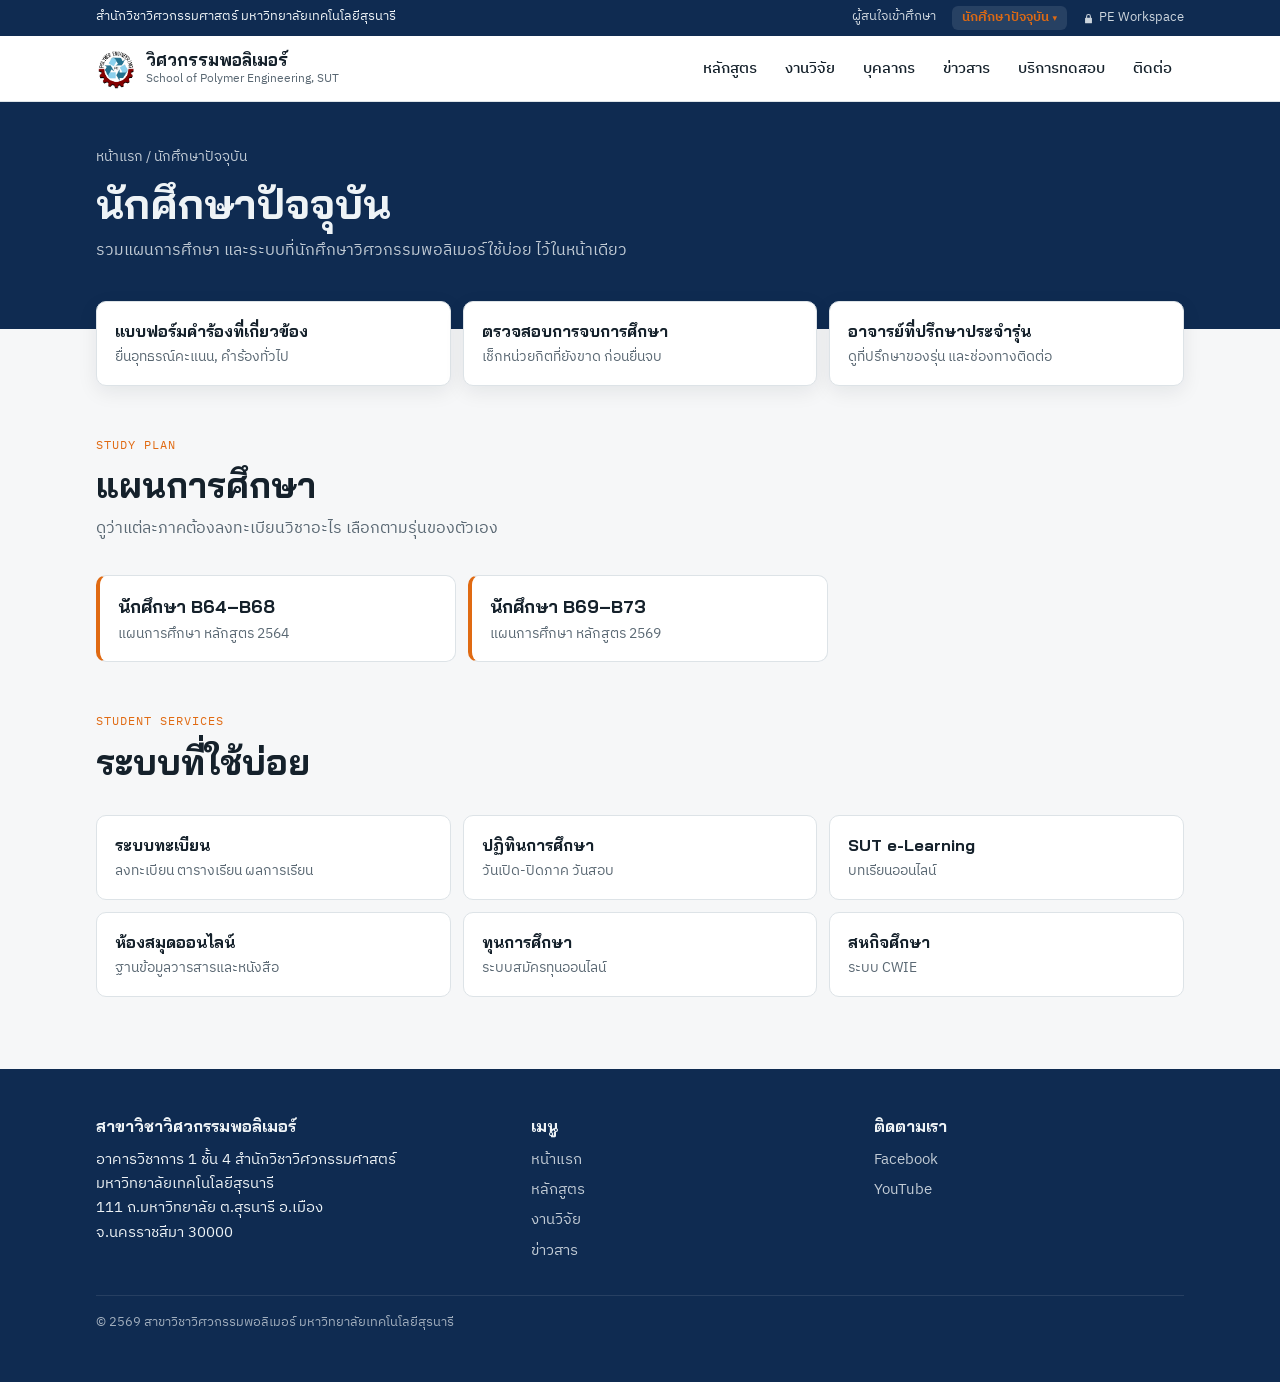
<file: students.html>
<!doctype html>
<html lang="th">
<head>
<meta charset="utf-8">
<meta name="viewport" content="width=device-width, initial-scale=1, viewport-fit=cover">
<title>นักศึกษาปัจจุบัน | Polymer Engineering SUT</title>
<meta name="claude:viewport-fit-sides" content="cover">
<link rel="stylesheet" href="https://fonts.googleapis.com/css2?family=Bai+Jamjuree:wght@500;600;700&family=IBM+Plex+Sans+Thai:wght@400;500;600&family=IBM+Plex+Mono:wght@400;500&display=swap">
<link rel="stylesheet" href="style.css">
<style>body{margin:0}:root{padding-block:env(safe-area-inset-top,0px) env(safe-area-inset-bottom,0px)}</style>
</head>
<body>

<div class="strip"><div class="wrap">
  <span>สำนักวิชาวิศวกรรมศาสตร์ มหาวิทยาลัยเทคโนโลยีสุรนารี</span>
  <nav aria-label="ลิงก์สำหรับกลุ่มผู้ใช้">
    <a href="programs.html">ผู้สนใจเข้าศึกษา</a>
    <div class="dd"><a href="students.html" aria-current="page">นักศึกษาปัจจุบัน<span class="caret" aria-hidden="true">▾</span></a>
      <div class="dd-menu">
        <a href="students.html#studyplan">แผนการศึกษา</a>
        <a href="project.html">โครงงานวิศวกรรม</a>
        <a href="capstone.html">ยื่นขอสอบโครงงาน</a>
        <a href="forms.html">แบบฟอร์มคำร้อง</a>
        <a href="graduation.html">ตรวจสอบการจบการศึกษา</a>
        <a href="advisors.html">อาจารย์ที่ปรึกษาประจำรุ่น</a>
      </div>
    </div>
    <a class="ws" href="workspace.html"><svg class="lock" viewBox="0 0 16 16" width="11" height="11" aria-hidden="true"><path d="M4.5 7V5a3.5 3.5 0 0 1 7 0v2h.5a1 1 0 0 1 1 1v6a1 1 0 0 1-1 1H4a1 1 0 0 1-1-1V8a1 1 0 0 1 1-1zm1.5 0h4V5a2 2 0 0 0-4 0z" fill="currentColor"/></svg>PE Workspace</a>
  </nav>
</div></div>

<header class="nav"><div class="wrap">
  <a class="brand" href="index.html" aria-label="หน้าแรก">
  <img src="images/logo.jpg" alt="" width="40" height="40" style="object-fit:contain"> 
    <span><b>วิศวกรรมพอลิเมอร์</b><small>School of Polymer Engineering, SUT</small></span>
  </a>
  <button class="menu-btn" id="menuBtn" aria-expanded="false" aria-controls="menu">เมนู</button>
  <nav class="menu" id="menu" aria-label="เมนูหลัก">
    <a href="programs.html">หลักสูตร</a>
    <a href="index.html#research">งานวิจัย</a>
    <a href="staff.html" >บุคลากร</a>
    <a href="index.html#news">ข่าวสาร</a>
    <a href="index.html#services">บริการทดสอบ</a>
    <a href="index.html#contact">ติดต่อ</a>
  </nav>
</div></header>

<main>
<div class="page-head"><div class="wrap" style="padding-block:44px 64px">
  <p class="crumbs"><a href="index.html">หน้าแรก</a> / นักศึกษาปัจจุบัน</p>
  <h1>นักศึกษาปัจจุบัน</h1>
  <p>รวมแผนการศึกษา และระบบที่นักศึกษาวิศวกรรมพอลิเมอร์ใช้บ่อย ไว้ในหน้าเดียว</p>
</div></div>

<!-- ===== ลิงก์ด่วน ===== -->
<div class="wrap"><div class="actions">
  <a href="forms.html"><b>แบบฟอร์มคำร้องที่เกี่ยวข้อง</b><span>ยื่นอุทธรณ์คะแนน, คำร้องทั่วไป</span></a>
  <a href="graduation.html"><b>ตรวจสอบการจบการศึกษา</b><span>เช็กหน่วยกิตที่ยังขาด ก่อนยื่นจบ</span></a>
  <a href="advisors.html"><b>อาจารย์ที่ปรึกษาประจำรุ่น</b><span>ดูที่ปรึกษาของรุ่น และช่องทางติดต่อ</span></a>
</div></div>

<section style="padding-block:48px 24px" id="studyplan"><div class="wrap">
  <div class="sec-head">
    <p class="eyebrow">Study Plan</p>
    <h2>แผนการศึกษา</h2>
    <p class="lede">ดูว่าแต่ละภาคต้องลงทะเบียนวิชาอะไร เลือกตามรุ่นของตัวเอง</p>
  </div>
  <div class="links cohort">
    <a href="curriculum.html#c2564-plan"><b>นักศึกษา B64–B68</b><span>แผนการศึกษา หลักสูตร 2564</span></a>
    <a href="curriculum.html#c2569-plan"><b>นักศึกษา B69–B73</b><span>แผนการศึกษา หลักสูตร 2569</span></a>
  </div>
</div></section>



<section style="padding-block:24px 72px" id="systems"><div class="wrap">
  <div class="sec-head">
    <p class="eyebrow">Student Services</p>
    <h2>ระบบที่ใช้บ่อย</h2>
  </div>
  <div class="links">
    <a href="https://reg3.sut.ac.th/"><b>ระบบทะเบียน</b><span>ลงทะเบียน ตารางเรียน ผลการเรียน</span></a>
    <a href="https://reg3.sut.ac.th/registrar/calendar.asp"><b>ปฏิทินการศึกษา</b><span>วันเปิด-ปิดภาค วันสอบ</span></a>
    <a href="https://elearning.sut.ac.th/"><b>SUT e-Learning</b><span>บทเรียนออนไลน์</span></a>
    <a href="https://library.sut.ac.th/clremsite/?m=homepage"><b>ห้องสมุดออนไลน์</b><span>ฐานข้อมูลวารสารและหนังสือ</span></a>
    <a href="https://scholarship.sut.ac.th/"><b>ทุนการศึกษา</b><span>ระบบสมัครทุนออนไลน์</span></a>
    <a href="https://coop.sut.ac.th/"><b>สหกิจศึกษา</b><span>ระบบ CWIE</span></a>
  </div>
</div></section>
</main>
  
<footer id="contact"><div class="wrap">
  <div>
    <h3>สาขาวิชาวิศวกรรมพอลิเมอร์</h3>
    <p>อาคารวิชาการ 1 ชั้น 4 สำนักวิชาวิศวกรรมศาสตร์<br>มหาวิทยาลัยเทคโนโลยีสุรนารี<br>111 ถ.มหาวิทยาลัย ต.สุรนารี อ.เมือง<br>จ.นครราชสีมา 30000</p>
  </div>
  <div>
    <h3>เมนู</h3>
    <ul>
      <li><a href="index.html">หน้าแรก</a></li>
      <li><a href="programs.html">หลักสูตร</a></li>
      <li><a href="index.html#research">งานวิจัย</a></li>
      <li><a href="index.html#news">ข่าวสาร</a></li>
    </ul>
  </div>
  <div>
    <h3>ติดตามเรา</h3>
    <ul>
      <li><a href="https://www.facebook.com/EngineeringSUT">Facebook</a></li>
      <li><a href="https://www.youtube.com/@EngineeringSUT">YouTube</a></li>
    </ul>
  </div>
  <p class="copy">© 2569 สาขาวิชาวิศวกรรมพอลิเมอร์ มหาวิทยาลัยเทคโนโลยีสุรนารี</p>
</div></footer>

<script>
const mb=document.getElementById('menuBtn'),menu=document.getElementById('menu');
mb.addEventListener('click',()=>{const o=menu.classList.toggle('open');mb.setAttribute('aria-expanded',o)});
</script>
</body>
</html>
</file>
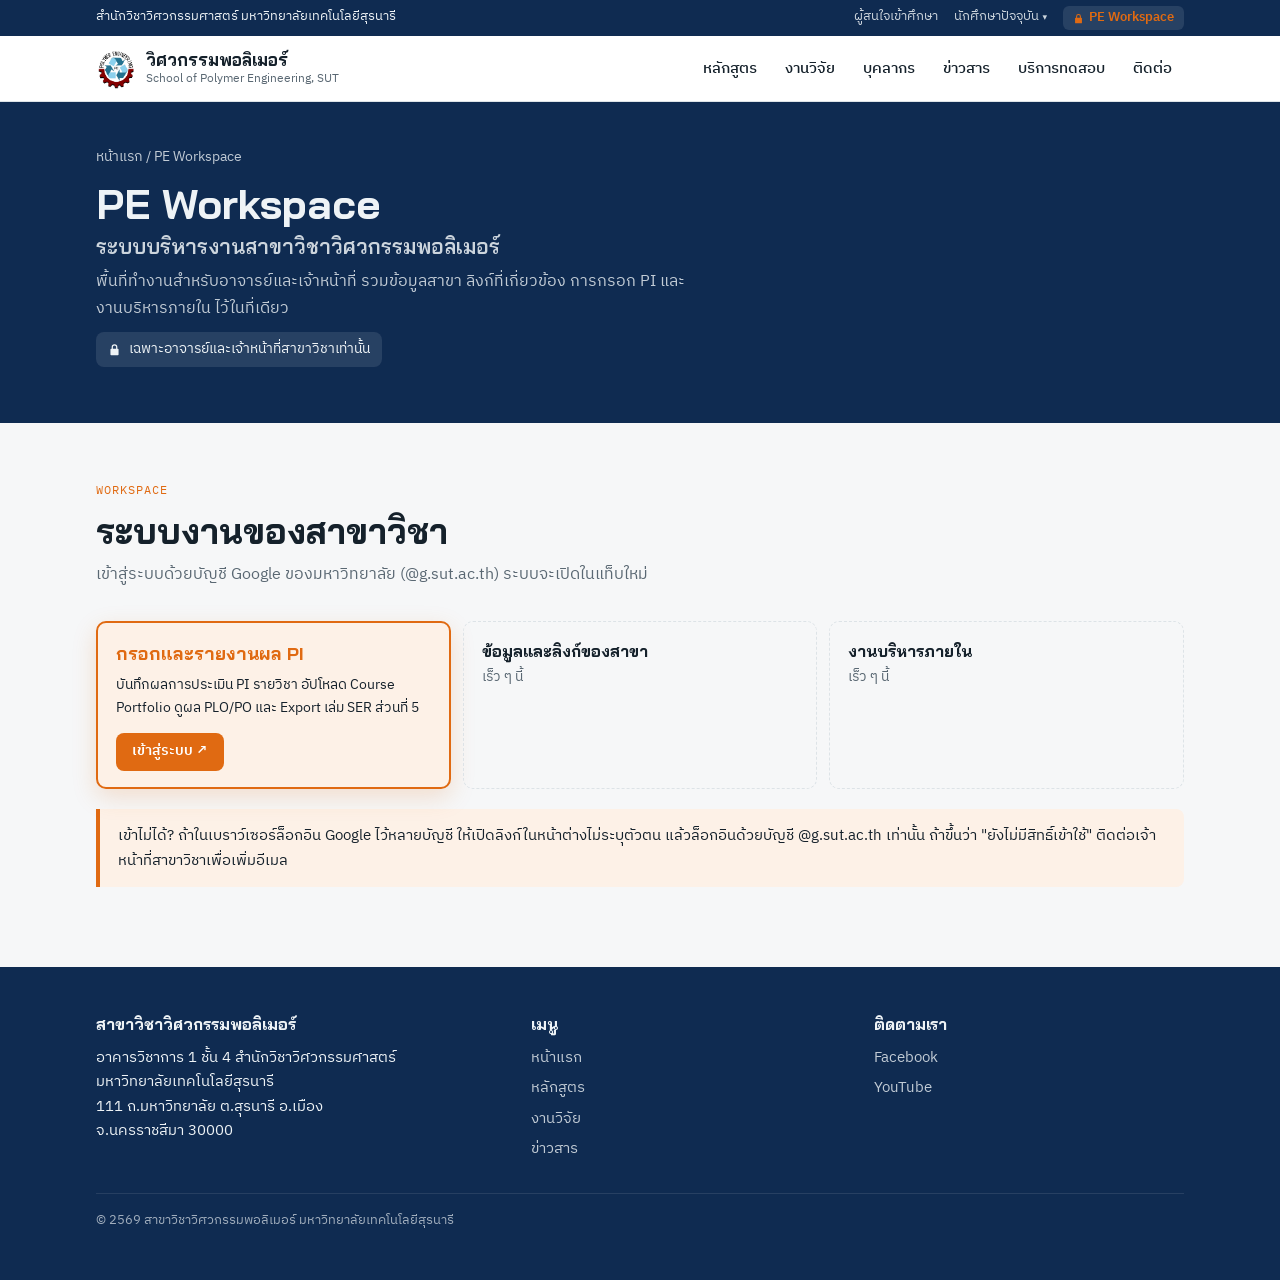
<file: workspace.html>
<!doctype html>
<html lang="th">
<head>
<meta charset="utf-8">
<meta name="viewport" content="width=device-width, initial-scale=1, viewport-fit=cover">
<title>PE Workspace | Polymer Engineering SUT</title>
<meta name="robots" content="noindex">
<meta name="claude:viewport-fit-sides" content="cover">
<link rel="stylesheet" href="https://fonts.googleapis.com/css2?family=Bai+Jamjuree:wght@500;600;700&family=IBM+Plex+Sans+Thai:wght@400;500;600&family=IBM+Plex+Mono:wght@400;500&display=swap">
<link rel="stylesheet" href="style.css">
<style>body{margin:0}:root{padding-block:env(safe-area-inset-top,0px) env(safe-area-inset-bottom,0px)}</style>
</head>
<body>

<div class="strip"><div class="wrap">
  <span>สำนักวิชาวิศวกรรมศาสตร์ มหาวิทยาลัยเทคโนโลยีสุรนารี</span>
  <nav aria-label="ลิงก์สำหรับกลุ่มผู้ใช้">
    <a href="programs.html">ผู้สนใจเข้าศึกษา</a>
    <div class="dd"><a href="students.html">นักศึกษาปัจจุบัน<span class="caret" aria-hidden="true">▾</span></a>
      <div class="dd-menu">
        <a href="students.html#studyplan">แผนการศึกษา</a>
        <a href="project.html">โครงงานวิศวกรรม</a>
        <a href="capstone.html">ยื่นขอสอบโครงงาน</a>
        <a href="forms.html">แบบฟอร์มคำร้อง</a>
        <a href="graduation.html">ตรวจสอบการจบการศึกษา</a>
        <a href="advisors.html">อาจารย์ที่ปรึกษาประจำรุ่น</a>
      </div>
    </div>
    <a class="ws" href="workspace.html" aria-current="page"><svg class="lock" viewBox="0 0 16 16" width="11" height="11" aria-hidden="true"><path d="M4.5 7V5a3.5 3.5 0 0 1 7 0v2h.5a1 1 0 0 1 1 1v6a1 1 0 0 1-1 1H4a1 1 0 0 1-1-1V8a1 1 0 0 1 1-1zm1.5 0h4V5a2 2 0 0 0-4 0z" fill="currentColor"/></svg>PE Workspace</a>
  </nav>
</div></div>

<header class="nav"><div class="wrap">
  <a class="brand" href="index.html" aria-label="หน้าแรก">
  <img src="images/logo.jpg" alt="" width="40" height="40" style="object-fit:contain"> 
    <span><b>วิศวกรรมพอลิเมอร์</b><small>School of Polymer Engineering, SUT</small></span>
  </a>
  <button class="menu-btn" id="menuBtn" aria-expanded="false" aria-controls="menu">เมนู</button>
  <nav class="menu" id="menu" aria-label="เมนูหลัก">
    <a href="programs.html">หลักสูตร</a>
    <a href="index.html#research">งานวิจัย</a>
    <a href="staff.html" >บุคลากร</a>
    <a href="index.html#news">ข่าวสาร</a>
    <a href="index.html#services">บริการทดสอบ</a>
    <a href="index.html#contact">ติดต่อ</a>
  </nav>
</div></header>

<main>
<div class="page-head ws-head"><div class="wrap" style="padding-block:44px 56px">
  <p class="crumbs"><a href="index.html">หน้าแรก</a> / PE Workspace</p>
  <h1>PE Workspace<span>ระบบบริหารงานสาขาวิชาวิศวกรรมพอลิเมอร์</span></h1>
  <p>พื้นที่ทำงานสำหรับอาจารย์และเจ้าหน้าที่ รวมข้อมูลสาขา ลิงก์ที่เกี่ยวข้อง การกรอก PI และงานบริหารภายใน ไว้ในที่เดียว</p>
  <p class="ws-only"><svg class="lock" viewBox="0 0 16 16" width="13" height="13" aria-hidden="true"><path d="M4.5 7V5a3.5 3.5 0 0 1 7 0v2h.5a1 1 0 0 1 1 1v6a1 1 0 0 1-1 1H4a1 1 0 0 1-1-1V8a1 1 0 0 1 1-1zm1.5 0h4V5a2 2 0 0 0-4 0z" fill="currentColor"/></svg>เฉพาะอาจารย์และเจ้าหน้าที่สาขาวิชาเท่านั้น</p>
</div></div>

<section style="padding-block:56px 80px"><div class="wrap">
  <div class="sec-head">
    <p class="eyebrow">Workspace</p>
    <h2>ระบบงานของสาขาวิชา</h2>
    <p class="lede">เข้าสู่ระบบด้วยบัญชี Google ของมหาวิทยาลัย (@g.sut.ac.th) ระบบจะเปิดในแท็บใหม่</p>
  </div>
  <div class="links">
    <!-- ===== ระบบกรอก PI (ถ้าลิงก์ระบบเปลี่ยน แก้ที่ href ด้านล่าง) ===== -->
    <a href="https://script.google.com/a/macros/g.sut.ac.th/s/AKfycbwfUOgQG0sy3BJoLIZqpXyWueSCIXqezLh0KFhApuTAV_wO88jqSEBva0sV3mJIBUFExQ/exec" target="_blank" rel="noopener" class="ws-go"><b>กรอกและรายงานผล PI</b><span>บันทึกผลการประเมิน PI รายวิชา อัปโหลด Course Portfolio ดูผล PLO/PO และ Export เล่ม SER ส่วนที่ 5</span><em>เข้าสู่ระบบ ↗</em></a>
    <div class="ws-soon"><b>ข้อมูลและลิงก์ของสาขา</b><span>เร็ว ๆ นี้</span></div>
    <div class="ws-soon"><b>งานบริหารภายใน</b><span>เร็ว ๆ นี้</span></div>
  </div>
  <p class="note" style="margin-top:20px">เข้าไม่ได้? ถ้าในเบราว์เซอร์ล็อกอิน Google ไว้หลายบัญชี ให้เปิดลิงก์ในหน้าต่างไม่ระบุตัวตน แล้วล็อกอินด้วยบัญชี @g.sut.ac.th เท่านั้น ถ้าขึ้นว่า "ยังไม่มีสิทธิ์เข้าใช้" ติดต่อเจ้าหน้าที่สาขาวิชาเพื่อเพิ่มอีเมล</p>
</div></section>
<style>.links a.ws-go{background:var(--tint,#fdf1e7);border:2px solid var(--accent);box-shadow:0 8px 24px rgba(224,106,18,.18);gap:6px}.links a.ws-go b{color:var(--accent);font-size:1.12rem}.links a.ws-go span{color:var(--ink)}.links a.ws-go em{font-style:normal;align-self:flex-start;margin-top:8px;background:var(--accent);color:var(--accent-ink);font-weight:600;font-size:.9rem;padding:7px 16px;border-radius:8px}.links a.ws-go:hover{transform:translateY(-2px);box-shadow:0 12px 28px rgba(224,106,18,.28)}.links a.ws-go:hover em{filter:brightness(1.08)}@media (prefers-reduced-motion:reduce){.links a.ws-go:hover{transform:none}}.ws-soon{border:1px dashed var(--line);border-radius:10px;padding:16px 18px;display:flex;flex-direction:column;gap:2px;min-width:0}.ws-soon b{font-family:var(--display)}.ws-soon span{color:var(--muted);font-size:.85rem}@media (max-width:520px){.links{grid-template-columns:1fr!important}}</style>
</main>
  
<footer id="contact"><div class="wrap">
  <div>
    <h3>สาขาวิชาวิศวกรรมพอลิเมอร์</h3>
    <p>อาคารวิชาการ 1 ชั้น 4 สำนักวิชาวิศวกรรมศาสตร์<br>มหาวิทยาลัยเทคโนโลยีสุรนารี<br>111 ถ.มหาวิทยาลัย ต.สุรนารี อ.เมือง<br>จ.นครราชสีมา 30000</p>
  </div>
  <div>
    <h3>เมนู</h3>
    <ul>
      <li><a href="index.html">หน้าแรก</a></li>
      <li><a href="programs.html">หลักสูตร</a></li>
      <li><a href="index.html#research">งานวิจัย</a></li>
      <li><a href="index.html#news">ข่าวสาร</a></li>
    </ul>
  </div>
  <div>
    <h3>ติดตามเรา</h3>
    <ul>
      <li><a href="https://www.facebook.com/EngineeringSUT">Facebook</a></li>
      <li><a href="https://www.youtube.com/@EngineeringSUT">YouTube</a></li>
    </ul>
  </div>
  <p class="copy">© 2569 สาขาวิชาวิศวกรรมพอลิเมอร์ มหาวิทยาลัยเทคโนโลยีสุรนารี</p>
</div></footer>

<script>
const mb=document.getElementById('menuBtn'),menu=document.getElementById('menu');
mb.addEventListener('click',()=>{const o=menu.classList.toggle('open');mb.setAttribute('aria-expanded',o)});
</script>
</body>
</html>
</file>
<file: style.css>
/* Layout: sticky nav, chain-motif hero, alternating bands; content max 1120px */
:root{
  --bg:#f6f7f8; --surface:#ffffff; --ink:#15212b; --muted:#5a6873; --line:#dde3e7;
  --accent:#e06a12; --accent-ink:#ffffff; --deep:#0f2b51; --deep-ink:#eef3f6; --tint:#fdf1e7;
  --display:"Bai Jamjuree","IBM Plex Sans Thai",system-ui,sans-serif;
  --body:"IBM Plex Sans Thai",system-ui,sans-serif;
  --mono:"IBM Plex Mono",ui-monospace,Menlo,monospace;
}
@media (prefers-color-scheme:dark){:root:not([data-theme="light"]){
  --bg:#0f171d; --surface:#16212a; --ink:#e7edf1; --muted:#9aa9b4; --line:#26343f;
  --accent:#f08a3c; --accent-ink:#1a0d03; --deep:#0f2b51; --deep-ink:#e7edf1; --tint:#2a1c11; color-scheme:dark}}
:root[data-theme="dark"]{
  --bg:#0f171d; --surface:#16212a; --ink:#e7edf1; --muted:#9aa9b4; --line:#26343f;
  --accent:#f08a3c; --accent-ink:#1a0d03; --deep:#0f2b51; --deep-ink:#e7edf1; --tint:#2a1c11; color-scheme:dark}
*{box-sizing:border-box}
html{scroll-behavior:smooth}
@media (prefers-reduced-motion:reduce){html{scroll-behavior:auto}}
body{background:var(--bg);color:var(--ink);font-family:var(--body);font-size:16px;line-height:1.65}
a{color:inherit}
a:focus-visible,button:focus-visible{outline:2px solid var(--accent);outline-offset:3px;border-radius:4px}
.wrap{max-width:1120px;margin:0 auto;padding-left:max(16px,env(safe-area-inset-left,0px));padding-right:max(16px,env(safe-area-inset-right,0px))}
h1,h2,h3{font-family:var(--display);line-height:1.2;text-wrap:balance;margin:0}
h2{font-size:clamp(1.6rem,3vw,2.2rem)}
h3{font-size:1.15rem}
p{margin:0}
.eyebrow{font-family:var(--mono);font-size:.78rem;letter-spacing:.08em;text-transform:uppercase;color:var(--accent)}
.lede{color:var(--muted);max-width:62ch}

/* top strip + nav */
body::before{content:"";position:fixed;inset:0 0 auto;height:env(safe-area-inset-top,0px);z-index:10;background:var(--surface)}
.strip{background:var(--deep);color:var(--deep-ink);font-size:.82rem}
.strip .wrap{display:flex;flex-wrap:wrap;gap:6px 20px;justify-content:space-between;padding-block:6px}
.strip nav{display:flex;flex-wrap:wrap;gap:4px 16px}
.strip a{text-decoration:none;opacity:.85}.strip a:hover{opacity:1}
.strip a[aria-current="page"]{opacity:1;color:var(--accent);font-weight:600;background:rgba(255,255,255,.1);padding:1px 10px;border-radius:6px}
header.nav{position:sticky;top:env(safe-area-inset-top,0px);z-index:9;background:var(--surface);border-bottom:1px solid var(--line)}
header.nav .wrap{display:flex;align-items:center;gap:16px;padding-block:12px}
.brand{display:flex;align-items:center;gap:10px;text-decoration:none;min-width:0}
.brand svg{flex:none}
.brand b{font-family:var(--display);font-size:1.05rem;display:block;line-height:1.2}
.brand small{color:var(--muted);font-size:.78rem;display:block;line-height:1.3}
.menu{margin-left:auto;display:flex;gap:4px;flex-wrap:wrap}
.menu a{text-decoration:none;padding:8px 12px;border-radius:6px;font-weight:500;font-size:.95rem}
.menu a:hover{background:var(--tint);color:var(--accent)}
.menu-btn{display:none;margin-left:auto;background:none;border:1px solid var(--line);color:var(--ink);border-radius:6px;padding:8px 12px;font:inherit;cursor:pointer}
@media (max-width:860px){
  .menu-btn{display:block}
  .menu{display:none;position:absolute;left:0;right:0;top:100%;background:var(--surface);border-bottom:1px solid var(--line);flex-direction:column;padding:8px max(16px,env(safe-area-inset-right,0px)) 12px max(16px,env(safe-area-inset-left,0px))}
  .menu.open{display:flex}
}

/* hero */
.hero{background:var(--deep);color:var(--deep-ink);position:relative;overflow:hidden}
.hero .wrap{display:grid;grid-template-columns:1.2fr .8fr;gap:40px;align-items:center;padding-block:64px 72px}
.hero h1{font-size:clamp(1.9rem,5vw,3.4rem);font-weight:700}
.hero h1 .w{display:inline-block}
.hero h1 small{display:block;font-size:.62em;font-weight:600;color:var(--accent);margin-top:.35em}
.hero .wrap:not(:has(.formula)){grid-template-columns:1fr}
.hero p{color:var(--deep-ink);opacity:.82;max-width:52ch;margin-top:16px;font-size:1.05rem}
.cta{display:flex;flex-wrap:wrap;gap:12px;margin-top:28px}
.btn{display:inline-block;text-decoration:none;font-weight:600;padding:12px 20px;border-radius:8px;border:1px solid transparent}
.btn.primary{background:var(--accent);color:var(--accent-ink)}
.btn.ghost{border-color:currentColor;color:var(--deep-ink)}
.formula{font-family:var(--mono);border:1px solid rgba(255,255,255,.18);border-radius:12px;padding:22px;background:rgba(255,255,255,.04)}
.formula .row{display:flex;justify-content:space-between;gap:12px;padding:10px 0;border-bottom:1px dashed rgba(255,255,255,.15);font-size:.95rem}
.formula .row:last-child{border:0}
.formula .row em{font-style:normal;opacity:.65;font-size:.82rem}
.formula sub{font-size:.7em}
#chain{position:absolute;inset:auto 0 0 0;width:100%;height:60px;opacity:.5;pointer-events:none}
@media (max-width:860px){.hero .wrap{grid-template-columns:1fr;padding-block:48px 64px}}

/* quick tiles */
.quick{margin-top:-28px;position:relative;z-index:2}
.quick .grid{display:grid;grid-template-columns:repeat(4,1fr);gap:12px}
.quick a{background:var(--surface);border:1px solid var(--line);border-radius:10px;padding:18px;text-decoration:none;display:flex;flex-direction:column;gap:4px;box-shadow:0 6px 20px rgba(10,25,35,.08)}
.quick a:hover{border-color:var(--accent)}
.quick b{font-family:var(--display);font-size:1.02rem}
.quick span{color:var(--muted);font-size:.88rem}
@media (max-width:760px){.quick .grid{grid-template-columns:1fr 1fr}}

section{padding-block:72px}
.sec-head{display:flex;flex-direction:column;gap:10px;margin-bottom:32px}
.band{background:var(--surface);border-block:1px solid var(--line)}

/* head message */
.msg{display:grid;grid-template-columns:240px 1fr;gap:36px;align-items:start}
.portrait{aspect-ratio:4/5;max-width:100%;border-radius:10px;background:var(--tint);display:grid;place-items:center;font-family:var(--display);font-size:3rem;color:var(--accent)}
.msg blockquote{margin:16px 0 0;font-size:1.08rem;max-width:62ch}
.msg .sig{margin-top:16px;color:var(--muted);font-size:.92rem}
@media (max-width:700px){.msg{grid-template-columns:1fr}.portrait{max-width:180px}}

/* programmes */
.progs{display:grid;grid-template-columns:repeat(2,1fr);gap:16px}
.prog{border:1px solid var(--line);border-radius:10px;padding:22px;background:var(--bg);display:flex;flex-direction:column;gap:8px;min-width:0}
.prog .lvl{font-family:var(--mono);font-size:.75rem;letter-spacing:.06em;text-transform:uppercase;color:var(--muted)}
.prog .tag{align-self:flex-start;font-size:.75rem;background:var(--tint);color:var(--accent);padding:2px 8px;border-radius:99px;font-weight:600}
.prog p{color:var(--muted);font-size:.94rem}
@media (max-width:700px){.progs{grid-template-columns:1fr}}

/* research */
.areas{display:grid;grid-template-columns:repeat(3,1fr);gap:28px 32px}
.area{border-top:2px solid var(--accent);padding-top:14px;display:flex;flex-direction:column;gap:6px;min-width:0}
.area .unit{font-family:var(--mono);font-size:.8rem;color:var(--muted)}
.area p{font-size:.94rem;color:var(--muted)}
@media (max-width:860px){.areas{grid-template-columns:1fr 1fr}}
@media (max-width:520px){.areas{grid-template-columns:1fr}}

/* staff */
.filter{display:flex;flex-wrap:wrap;gap:8px;margin-bottom:20px}
.filter button{font:inherit;font-size:.88rem;border:1px solid var(--line);background:var(--surface);color:var(--ink);padding:6px 14px;border-radius:99px;cursor:pointer}
.filter button[aria-pressed="true"]{background:var(--ink);color:var(--bg);border-color:var(--ink)}
.staff{display:grid;grid-template-columns:repeat(4,1fr);gap:16px}
.person{background:var(--surface);border:1px solid var(--line);border-radius:10px;padding:18px;display:flex;flex-direction:column;gap:6px;min-width:0}
.avatar{width:52px;height:52px;border-radius:50%;background:var(--tint);color:var(--accent);display:grid;place-items:center;font-family:var(--display);font-weight:700}
.person b{font-family:var(--display);font-size:1rem;line-height:1.3}
.person .th{font-size:.88rem;color:var(--muted)}
.person .pos{font-size:.8rem;font-weight:600;color:var(--accent)}
.person .mail{font-family:var(--mono);font-size:.78rem;color:var(--muted);overflow-wrap:anywhere;user-select:all}
.person ul{margin:4px 0 0;padding-left:18px;font-size:.84rem;color:var(--muted)}
@media (max-width:960px){.staff{grid-template-columns:repeat(2,1fr)}}
@media (max-width:480px){.staff{grid-template-columns:1fr}}

/* news */
.news{display:grid;grid-template-columns:repeat(3,1fr);gap:20px}
.news article{display:flex;flex-direction:column;gap:8px;min-width:0}
.thumb{aspect-ratio:16/10;max-width:100%;border-radius:10px;background:var(--deep);position:relative;overflow:hidden}
.thumb canvas{width:100%;height:100%;display:block}
.news time{font-family:var(--mono);font-size:.78rem;color:var(--muted)}
.news .cat{font-size:.75rem;font-weight:600;color:var(--accent)}
.sample{font-size:.82rem;color:var(--muted);margin-top:16px}
@media (max-width:860px){.news{grid-template-columns:1fr}}

/* services table */
.tbl{overflow-x:auto;border:1px solid var(--line);border-radius:10px;background:var(--surface)}
table{border-collapse:collapse;width:100%;min-width:560px;font-size:.92rem}
th,td{text-align:left;padding:12px 16px;border-bottom:1px solid var(--line)}
th{font-family:var(--mono);font-size:.75rem;letter-spacing:.06em;text-transform:uppercase;color:var(--muted);font-weight:500}
tr:last-child td{border-bottom:0}
td.std{font-family:var(--mono);font-size:.82rem;white-space:nowrap}

/* footer */
footer{background:var(--deep);color:var(--deep-ink);font-size:.92rem}
footer .wrap{display:grid;grid-template-columns:1.3fr 1fr 1fr;gap:32px;padding-block:48px}
footer h3{font-size:1rem;margin-bottom:12px}
footer ul{list-style:none;margin:0;padding:0;display:flex;flex-direction:column;gap:6px}
footer a{text-decoration:none;opacity:.8}footer a:hover{opacity:1}
footer .copy{grid-column:1/-1;border-top:1px solid rgba(255,255,255,.15);padding-top:16px;opacity:.65;font-size:.82rem}
.sel{user-select:all}
@media (max-width:760px){footer .wrap{grid-template-columns:1fr}}

/* ---- staff page ---- */
.menu a[aria-current="page"]{color:var(--accent);background:var(--tint)}
.page-head{background:var(--deep);color:var(--deep-ink)}
.page-head .wrap{padding-block:44px 48px;display:flex;flex-direction:column;gap:10px}
.page-head h1{font-size:clamp(1.8rem,4vw,2.6rem)}
.page-head p{opacity:.8;max-width:60ch}
.crumbs{font-size:.85rem;opacity:.75}
.crumbs a{text-decoration:none}.crumbs a:hover{text-decoration:underline}
.toolbar{display:flex;flex-wrap:wrap;gap:12px;align-items:center;justify-content:space-between;margin-bottom:24px}
.toolbar .filter{margin:0}
.search{font:inherit;font-size:.95rem;padding:9px 14px;border:1px solid var(--line);border-radius:8px;background:var(--surface);color:var(--ink);width:min(100%,280px)}
.count{font-family:var(--mono);font-size:.8rem;color:var(--muted);margin-bottom:12px}
.staff.photos .person{padding:0;overflow:hidden;gap:0}
.photo{aspect-ratio:3/4;max-width:100%;background:var(--tint);display:grid;place-items:center;position:relative;overflow:hidden}
.photo img{position:absolute;inset:0;width:100%;height:100%;object-fit:cover;object-position:center 20%;display:block}
.photo .badge{z-index:1}
.photo .ini{font-family:var(--display);font-size:2.4rem;font-weight:700;color:var(--accent)}
.photo .badge{position:absolute;left:10px;top:10px;background:var(--accent);color:var(--accent-ink);font-size:.72rem;font-weight:600;padding:3px 9px;border-radius:99px}
.person .body{padding:16px 16px 18px;display:flex;flex-direction:column;gap:6px}
.empty{color:var(--muted);padding:24px 0}
.teaser{display:grid;grid-template-columns:1fr auto;gap:24px;align-items:end}
@media (max-width:700px){.teaser{grid-template-columns:1fr}}


/* ---- project page ---- */
.page-head .cta{margin-top:12px}
.actions{display:grid;grid-template-columns:repeat(3,1fr);gap:12px;margin-top:-28px;position:relative;z-index:2}
.actions a{background:var(--surface);border:1px solid var(--line);border-radius:10px;padding:16px 18px;text-decoration:none;display:flex;flex-direction:column;gap:2px;box-shadow:0 6px 20px rgba(10,25,35,.08);min-width:0}
.actions a:hover{border-color:var(--accent)}
.actions b{font-family:var(--display)}
.actions span{color:var(--muted);font-size:.85rem;overflow-wrap:anywhere}
@media (max-width:760px){.actions{grid-template-columns:1fr}}
.steps{list-style:none;margin:0;padding:0;display:grid;gap:0;counter-reset:st}
.steps li{display:grid;grid-template-columns:44px 1fr;gap:16px;padding-block:16px;border-bottom:1px solid var(--line);counter-increment:st}
.steps li:last-child{border-bottom:0}
.steps li::before{content:counter(st);width:36px;height:36px;border-radius:50%;background:var(--tint);color:var(--accent);font-family:var(--display);font-weight:700;display:grid;place-items:center}
.steps b{font-family:var(--display);display:block}
.steps p{color:var(--muted);font-size:.94rem}
.steps a{color:var(--accent)}
.two{display:grid;grid-template-columns:1fr 1fr;gap:16px}
@media (max-width:760px){.two{grid-template-columns:1fr}}
.panel{background:var(--surface);border:1px solid var(--line);border-radius:10px;padding:22px;display:flex;flex-direction:column;gap:10px;min-width:0}
.panel .when{font-family:var(--mono);font-size:.8rem;color:var(--accent)}
.panel ul{margin:0;padding-left:20px;display:flex;flex-direction:column;gap:6px}
.panel a{color:var(--accent)}
.note{border-left:4px solid var(--accent);background:var(--tint);padding:14px 18px;border-radius:0 8px 8px 0;font-size:.95rem}
.files{display:grid;gap:10px}
.file{display:flex;align-items:center;gap:14px;background:var(--surface);border:1px solid var(--line);border-radius:10px;padding:14px 16px;text-decoration:none;min-width:0}
.file:hover{border-color:var(--accent)}
.file .ext{flex:none;font-family:var(--mono);font-size:.72rem;font-weight:500;background:var(--deep);color:var(--deep-ink);padding:4px 8px;border-radius:4px}
.file span{min-width:0}
.file small{display:block;color:var(--muted)}
.contact{display:flex;flex-wrap:wrap;gap:8px 32px}
.contact div{display:flex;flex-direction:column}
.contact small{color:var(--muted);font-size:.8rem}
.contact b{font-family:var(--mono);font-weight:500;user-select:all}


/* ---- banner slideshow ---- */
.slides{position:absolute;inset:0;overflow:hidden}
.slides img{position:absolute;inset:0;width:100%;height:100%;max-width:none;object-fit:cover;opacity:0;transform:scale(1.04);transition:opacity 1.4s ease,transform 6s ease}
.slides img.on{opacity:1;transform:scale(1)}
.slides::after{content:"";position:absolute;inset:0;background:linear-gradient(90deg,rgba(14,32,43,.92) 0%,rgba(14,32,43,.75) 45%,rgba(14,32,43,.35) 100%)}
.hero .wrap{position:relative;z-index:1}
#chain{z-index:1}
@media (max-width:760px){.slides::after{background:rgba(14,32,43,.8)}}
@media (prefers-reduced-motion:reduce){.slides img{transition:none;transform:none}}


/* ---- capstone portal page ---- */
.portal-frame{background:var(--bg);border-bottom:1px solid var(--line)}
.portal-frame iframe{display:block;width:100%;height:calc(100vh - 120px);min-height:720px;border:0}

/* ---- project stepper (โครงงาน ขั้น 1 → 2) ---- */
.stepper{display:grid;grid-template-columns:1fr auto 1fr;gap:12px;align-items:center;margin-top:22px;max-width:780px}
.step-card{display:flex;gap:12px;align-items:center;padding:14px 16px;border-radius:10px;border:1px solid rgba(255,255,255,.2);background:rgba(255,255,255,.05);color:var(--deep-ink);text-decoration:none;min-width:0}
.step-card:hover{border-color:var(--accent)}
.step-card .n{width:32px;height:32px;border-radius:50%;display:grid;place-items:center;border:1.5px solid currentColor;font-family:var(--display);font-weight:700;flex:none}
.step-card b{display:block;font-family:var(--display);line-height:1.3}
.step-card small{display:block;opacity:.8;font-size:.82rem}
.step-card[aria-current="step"]{background:var(--accent);border-color:var(--accent);color:var(--accent-ink)}
.step-card[aria-current="step"] .n{background:var(--accent-ink);color:var(--accent);border-color:var(--accent-ink)}
.stepper .arrow{color:var(--accent);font-size:1.4rem;line-height:1}
.stepper.on-light .step-card{background:var(--surface);border-color:var(--line);color:var(--ink)}
.stepper.on-light .step-card .n{color:var(--accent)}
.stepper.on-light .step-card:hover{border-color:var(--accent)}
@media (max-width:600px){.stepper{grid-template-columns:1fr}.stepper .arrow{transform:rotate(90deg);justify-self:center}}
.next{display:flex;justify-content:space-between;align-items:center;gap:16px;padding:22px 24px;border-radius:12px;background:var(--deep);color:var(--deep-ink);text-decoration:none}
.next:hover .go{transform:translateX(4px)}
.next small{display:block;font-family:var(--mono);font-size:.75rem;letter-spacing:.06em;text-transform:uppercase;color:var(--accent)}
.next b{display:block;font-family:var(--display);font-size:1.25rem}
.next span span{opacity:.8;font-size:.92rem}
.next .go{font-size:1.6rem;color:var(--accent);transition:transform .2s}

/* ---- current students page ---- */
.links{display:grid;grid-template-columns:repeat(3,1fr);gap:12px}
.links a{background:var(--surface);border:1px solid var(--line);border-radius:10px;padding:16px 18px;text-decoration:none;display:flex;flex-direction:column;gap:2px;min-width:0}
.links a:hover{border-color:var(--accent)}
.links b{font-family:var(--display)}
.links span{color:var(--muted);font-size:.85rem}
@media (max-width:760px){.links{grid-template-columns:1fr 1fr}}
@media (max-width:480px){.links{grid-template-columns:1fr}}

/* ---- curriculum page ---- */
:root{--seg3:#5f7d8c;--seg3-ink:#ffffff;--seg4:#c3ccd2;--seg4-ink:#15212b}
@media (prefers-color-scheme:dark){:root:not([data-theme="light"]){--seg3:#7c9aa9;--seg3-ink:#0f171d;--seg4:#3a4a55;--seg4-ink:#e7edf1}}
:root[data-theme="dark"]{--seg3:#7c9aa9;--seg3-ink:#0f171d;--seg4:#3a4a55;--seg4-ink:#e7edf1}
.versions{display:flex;flex-wrap:wrap;gap:10px;margin-top:24px}
.versions button{font:inherit;text-align:left;display:flex;flex-direction:column;gap:2px;padding:12px 18px;border-radius:10px;border:1px solid rgba(255,255,255,.22);background:rgba(255,255,255,.05);color:var(--deep-ink);cursor:pointer;min-width:200px}
.versions button b{font-family:var(--display);font-size:1.05rem}
.versions button span{font-family:var(--mono);font-size:.78rem;opacity:.8}
.versions button:hover{border-color:var(--accent)}
.versions button[aria-selected="true"]{background:var(--accent);border-color:var(--accent);color:var(--accent-ink)}
.vbar{background:var(--surface);border-bottom:1px solid var(--line)}
.vbar .wrap{display:flex;flex-wrap:wrap;align-items:center;justify-content:space-between;gap:16px;padding-block:18px}
.pending{max-width:640px;margin:0 auto;text-align:center;display:flex;flex-direction:column;align-items:center;gap:12px;padding:40px 24px;border:1px dashed var(--line);border-radius:12px;background:var(--surface)}
.pending p{color:var(--muted)}
.pending .tag{align-self:center}
.facts{display:grid;grid-template-columns:repeat(4,auto);justify-content:start;gap:12px 40px;margin:0}
.facts div{display:flex;flex-direction:column;min-width:0}
.facts dt{font-family:var(--mono);font-size:.72rem;letter-spacing:.06em;text-transform:uppercase;color:var(--muted)}
.facts dd{margin:0;font-weight:600}
@media (max-width:760px){.facts{grid-template-columns:1fr 1fr}}
.toc{background:var(--surface);border-bottom:1px solid var(--line);position:sticky;top:calc(env(safe-area-inset-top,0px) + 64px);z-index:5}
.toc .wrap{display:flex;gap:4px;overflow-x:auto;padding-block:8px}
.toc a{flex:none;text-decoration:none;font-size:.9rem;padding:6px 12px;border-radius:99px;color:var(--muted)}
.toc a:hover{background:var(--tint);color:var(--accent)}
section[id]{scroll-margin-top:130px}
.tag{align-self:flex-start;justify-self:start;height:fit-content;display:inline-block;font-family:var(--mono);font-size:.75rem;font-weight:500;color:var(--accent);background:var(--tint);padding:2px 8px;border-radius:4px}
.peo{display:grid;grid-template-columns:repeat(2,1fr);gap:16px}
.peo article{background:var(--surface);border:1px solid var(--line);border-radius:10px;padding:20px;display:flex;flex-direction:column;gap:8px;min-width:0}
.peo p{color:var(--muted);font-size:.94rem}
@media (max-width:700px){.peo{grid-template-columns:1fr}}
.plo{list-style:none;margin:0;padding:0;display:grid}
.plo li{display:grid;grid-template-columns:72px 1fr;gap:16px;padding-block:16px;border-bottom:1px solid var(--line)}
.plo li:last-child{border-bottom:0}
.plo li>div{min-width:0;max-width:72ch}
.plo .en{color:var(--muted);font-size:.86rem;font-style:italic;margin-top:4px}
@media (max-width:520px){.plo li{grid-template-columns:1fr;gap:6px}}
.cbar{display:flex;height:40px;border-radius:8px;overflow:hidden;gap:2px;margin-bottom:24px}
.seg{display:flex;align-items:center;justify-content:center;min-width:28px;font-family:var(--mono);font-size:.82rem}
.k-ge{background:var(--deep);color:var(--deep-ink)}
.k-core{background:var(--accent);color:var(--accent-ink)}
.k-coop,.k-minor{background:var(--seg3);color:var(--seg3-ink)}
.k-free{background:var(--seg4);color:var(--seg4-ink)}
.ctable{display:grid;grid-template-columns:repeat(2,1fr);gap:16px}
.cgroup{background:var(--bg);border:1px solid var(--line);border-radius:10px;padding:16px 18px;min-width:0}
.chead{display:flex;align-items:center;gap:10px;margin-bottom:8px}
.chead b{font-family:var(--display);flex:1}
.dot{width:12px;height:12px;border-radius:3px;flex:none}
.cgroup ul{list-style:none;margin:0;padding:0}
.cgroup li{display:flex;justify-content:space-between;gap:12px;padding:6px 0;border-top:1px dashed var(--line);font-size:.92rem;color:var(--muted)}
.n{font-family:var(--mono);font-variant-numeric:tabular-nums;white-space:nowrap}
.chead .n{font-weight:600}
.ctotal{grid-column:1/-1;display:flex;justify-content:space-between;padding:14px 18px;border-radius:10px;background:var(--deep);color:var(--deep-ink)}
@media (max-width:700px){.ctable{grid-template-columns:1fr}}
.year{border:1px solid var(--line);border-radius:10px;background:var(--surface);margin-bottom:12px}
.year summary{display:flex;justify-content:space-between;align-items:center;gap:12px;padding:14px 18px;cursor:pointer;list-style:none}
.year summary::-webkit-details-marker{display:none}
.year summary b{font-family:var(--display);font-size:1.1rem}
.year summary b::before{content:"+";display:inline-block;width:22px;color:var(--accent)}
.year[open] summary b::before{content:"−"}
.year summary span{font-family:var(--mono);font-size:.82rem;color:var(--muted)}
.terms{display:grid;grid-template-columns:repeat(3,1fr);border-top:1px solid var(--line)}
.term{padding:14px 16px;min-width:0;display:flex;flex-direction:column}
.term+.term{border-left:1px solid var(--line)}
.term h4{margin:0 0 8px;font-size:.8rem;font-family:var(--mono);color:var(--accent);font-weight:500}
.term ul{list-style:none;margin:0;padding:0;flex:1}
.term li{display:grid;grid-template-columns:auto 1fr auto;gap:4px 10px;padding:6px 0;border-bottom:1px dashed var(--line);font-size:.88rem;align-items:baseline}
.term li code{font-family:var(--mono);font-size:.74rem;color:var(--muted);white-space:nowrap}
.term li.elective .nm{grid-column:1/3;font-style:italic;color:var(--muted)}
.term .nm{min-width:0}
.chip{font-size:.7rem;font-weight:600;background:var(--accent);color:var(--accent-ink);padding:1px 7px;border-radius:99px;text-decoration:none;white-space:nowrap}
.chip.alt{background:var(--seg3);color:var(--seg3-ink)}
.tsum{display:flex;justify-content:space-between;padding-top:8px;font-weight:600;font-size:.88rem}
.ptotal{text-align:right;color:var(--muted);margin-top:8px}
.ptotal b{color:var(--ink);font-family:var(--mono)}
@media (max-width:860px){.terms{grid-template-columns:1fr}.term+.term{border-left:0;border-top:1px solid var(--line)}}
.careers{list-style:none;margin:0;padding:0;display:grid;grid-template-columns:repeat(2,1fr);gap:0 32px}
.careers li{display:flex;flex-direction:column;padding:12px 0;border-bottom:1px solid var(--line);min-width:0}
.careers span{color:var(--muted);font-size:.86rem}
@media (max-width:700px){.careers{grid-template-columns:1fr}}
.inds{list-style:none;margin:12px 0 0;padding:0;display:flex;flex-wrap:wrap;gap:8px}
.inds li{background:var(--tint);color:var(--ink);padding:6px 12px;border-radius:99px;font-size:.88rem}
.src{margin-top:32px;font-size:.8rem;color:var(--muted);max-width:80ch}

/* ---- programmes page ---- */
.pgroup+.pgroup{margin-top:40px}
.pgroup h3{font-family:var(--mono);font-size:.8rem;letter-spacing:.06em;text-transform:uppercase;color:var(--muted);font-weight:500;margin-bottom:12px}
.pcards{display:grid;grid-template-columns:repeat(2,1fr);gap:16px}
.pcard{background:var(--surface);border:1px solid var(--line);border-radius:12px;padding:24px;display:flex;flex-direction:column;gap:10px;min-width:0;text-decoration:none;color:inherit}
a.pcard:hover{border-color:var(--accent)}
.pcard .lv{display:flex;flex-wrap:wrap;gap:6px}
.pcard h4{margin:0;font-family:var(--display);font-size:1.25rem;line-height:1.3}
.pcard .en{color:var(--muted);font-size:.88rem;margin-top:-6px}
.pcard p{color:var(--muted);font-size:.94rem}
.pcard .meta{display:flex;flex-wrap:wrap;gap:6px 16px;font-family:var(--mono);font-size:.78rem;color:var(--ink)}
.pcard .go{margin-top:auto;padding-top:8px;font-weight:600;color:var(--accent)}
.pcard .soon{margin-top:auto;padding-top:8px;font-size:.88rem;color:var(--muted)}
.pcard.main{border-color:var(--accent);box-shadow:0 6px 20px rgba(10,25,35,.08)}
@media (max-width:760px){.pcards{grid-template-columns:1fr}}
.learn{display:grid;grid-template-columns:repeat(4,1fr);gap:24px}
.learn div{border-top:2px solid var(--accent);padding-top:14px;display:flex;flex-direction:column;gap:6px;min-width:0}
.learn b{font-family:var(--display)}
.learn p{color:var(--muted);font-size:.92rem}
.learn code{font-family:var(--mono);font-size:.74rem;color:var(--muted)}
@media (max-width:860px){.learn{grid-template-columns:1fr 1fr}}
@media (max-width:480px){.learn{grid-template-columns:1fr}}
.apply{background:var(--accent);color:var(--accent-ink);border-radius:14px;padding:32px;display:flex;flex-wrap:wrap;align-items:center;justify-content:space-between;gap:20px}
.apply h2{font-size:clamp(1.4rem,3vw,1.9rem)}
.apply p{opacity:.9;margin-top:6px;max-width:52ch}
.apply .btn{background:var(--accent-ink);color:var(--accent)}
.links.cohort{grid-template-columns:repeat(2,minmax(0,360px))}
.links.cohort a{border-left:4px solid var(--accent)}
.links.cohort b{font-size:1.1rem}
@media (max-width:480px){.links.cohort{grid-template-columns:1fr}}

/* ===== เมนูย่อย (dropdown) ใต้ "นักศึกษาปัจจุบัน" ในแถบบนสุด ===== */
.strip .dd{position:relative;display:flex}
.strip .dd::after{content:"";position:absolute;left:0;right:0;top:100%;height:10px}
.strip .dd .caret{font-size:.7em;margin-left:3px}
.strip .dd-menu{display:none;position:absolute;right:0;top:calc(100% + 8px);z-index:30;min-width:230px;padding:6px;background:var(--surface);border:1px solid var(--line);border-radius:10px;box-shadow:0 10px 28px rgba(10,25,35,.18)}
.strip .dd:hover .dd-menu,.strip .dd:focus-within .dd-menu{display:block}
.strip .dd-menu a{display:block;padding:8px 12px;border-radius:6px;color:var(--ink);opacity:1;font-size:.88rem;white-space:nowrap}
.strip .dd-menu a:hover,.strip .dd-menu a:focus-visible{background:var(--tint);color:var(--accent)}
/* ===== หน้าแบบฟอร์มคำร้อง ===== */
.form-groups{display:flex;flex-direction:column;gap:36px}
.form-group h2{font-size:1.25rem;margin-bottom:12px}
.form-list{display:grid;grid-template-columns:repeat(auto-fill,minmax(260px,1fr));gap:12px}
.form-item{background:var(--surface);border:1px solid var(--line);border-radius:10px;padding:16px 18px;text-decoration:none;display:flex;flex-direction:column;gap:4px;min-width:0}
a.form-item:hover{border-color:var(--accent)}
.form-item b{font-family:var(--display)}
.form-item span{color:var(--muted);font-size:.88rem}
.form-item em{font-style:normal;font-weight:600;font-size:.85rem;color:var(--accent);margin-top:6px}
.form-item.pending-link{border-style:dashed}
.form-item.pending-link em{color:var(--muted)}
/* ===== หน้าตรวจสอบการจบ ===== */
.grad-table{overflow-x:auto;border:1px solid var(--line);border-radius:10px;background:var(--surface)}
.grad-table table{width:100%;border-collapse:collapse;font-size:.94rem;min-width:520px}
.grad-table th,.grad-table td{padding:12px 16px;text-align:left;border-bottom:1px solid var(--line)}
.grad-table th{font-family:var(--display);background:var(--bg)}
.grad-table td+td,.grad-table th+th{text-align:center;font-variant-numeric:tabular-nums;width:18%}
.grad-table tr.sum td{font-weight:700;border-bottom:0}
/* ===== หน้าอาจารย์ที่ปรึกษาประจำรุ่น ===== */
.adv-grid{display:grid;grid-template-columns:repeat(auto-fill,minmax(300px,1fr));gap:14px}
.adv-card{background:var(--surface);border:1px solid var(--line);border-radius:10px;padding:18px;display:flex;flex-direction:column;gap:14px;min-width:0}
.adv-card header{display:flex;align-items:baseline;gap:10px;flex-wrap:wrap;border-bottom:1px solid var(--line);padding-bottom:10px}
.adv-card header b{font-family:var(--display);font-size:1.4rem;color:var(--accent)}
.adv-card header span{color:var(--muted);font-size:.85rem}
.adv-person{display:grid;grid-template-columns:48px 1fr;gap:12px;align-items:center}
.adv-person img{width:48px;height:48px;border-radius:50%;object-fit:cover;object-position:center 20%;background:var(--line)}
.adv-person div{display:flex;flex-direction:column;min-width:0}
.adv-person b{font-size:.95rem}
.adv-person a{color:var(--accent);font-size:.88rem;overflow-wrap:anywhere}
.adv-person span{color:var(--muted);font-size:.85rem}
.adv-empty{color:var(--muted);font-size:.9rem;font-style:italic}


/* ===== แถบบนสุด (ผู้สนใจเข้าศึกษา / นักศึกษาปัจจุบัน ...) ค้างไว้ด้านบนตอนเลื่อนหน้า ===== */
:root{--strip-h:36px}
.strip{position:sticky;top:env(safe-area-inset-top,0px);z-index:11;min-height:var(--strip-h);display:flex;align-items:center}
.strip .wrap{width:100%;flex-wrap:nowrap}
header.nav{top:calc(env(safe-area-inset-top,0px) + var(--strip-h))}
.toc{top:calc(env(safe-area-inset-top,0px) + var(--strip-h) + 64px)}
section[id]{scroll-margin-top:166px}
body::before{background:var(--deep)}
@media (max-width:900px){.strip .wrap > span{display:none}.strip nav{margin-left:auto;margin-right:auto}}
@media (max-width:600px){.strip{font-size:.76rem}.strip nav{flex-wrap:nowrap;gap:0 10px;white-space:nowrap}.strip a[aria-current="page"]{padding:1px 6px}}
@media (max-width:380px){.strip{font-size:.7rem}.strip nav{gap:0 7px}.strip .dd .caret{margin-left:1px}}

/* ===== PE Workspace ===== */
.strip a.ws{display:inline-flex;align-items:center;gap:5px}
.strip .lock{flex:none}
.ws-head h1 span{display:block;font-size:.5em;font-weight:600;opacity:.85;margin-top:6px}
.ws-only{display:inline-flex;align-items:center;gap:8px;align-self:flex-start;font-size:.88rem;opacity:1!important;background:rgba(255,255,255,.1);padding:6px 12px;border-radius:8px}
.ws-plan{display:grid;grid-template-columns:repeat(3,1fr);gap:12px;margin-top:28px}
.ws-plan div{background:var(--surface);border:1px dashed var(--line);border-radius:10px;padding:16px 18px;display:flex;flex-direction:column;gap:4px;min-width:0}
.ws-plan b{font-family:var(--display)}
.ws-plan span{color:var(--muted);font-size:.88rem}
@media (max-width:760px){.ws-plan{grid-template-columns:1fr}}
</file>
